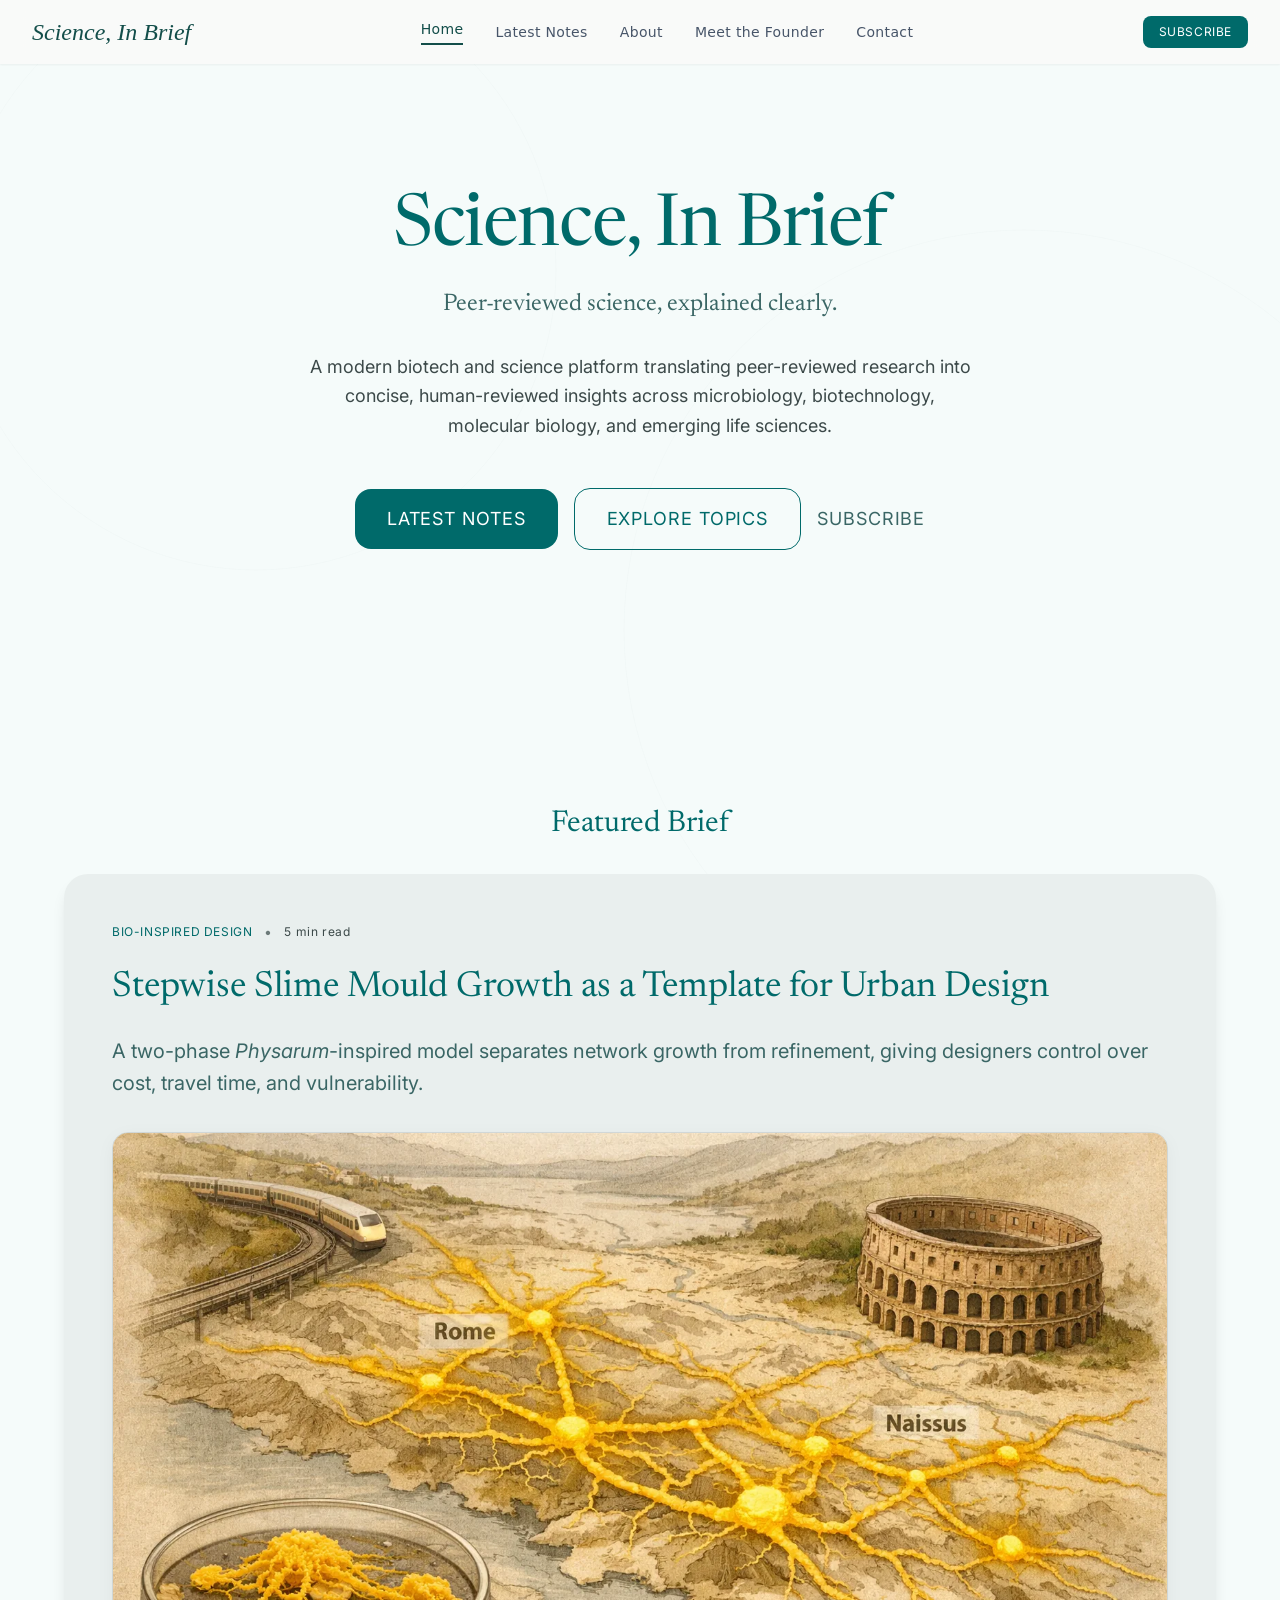
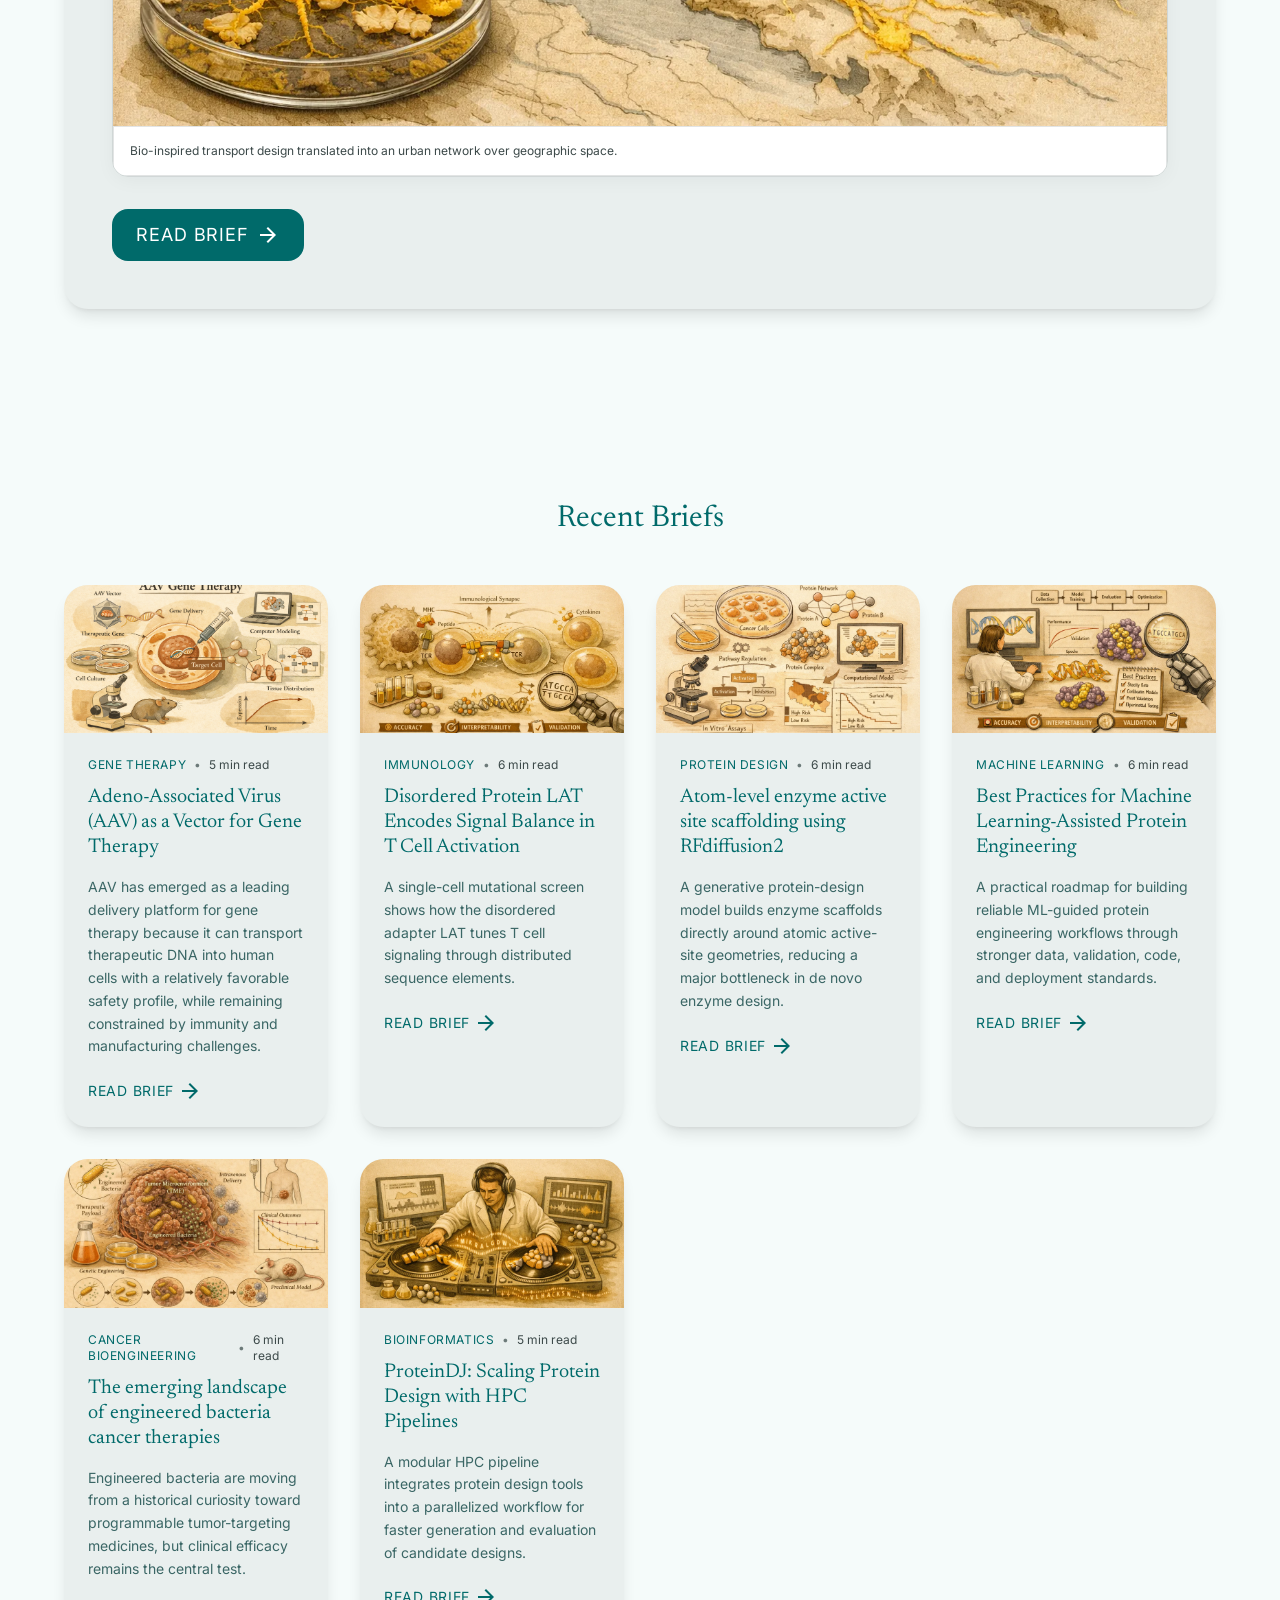
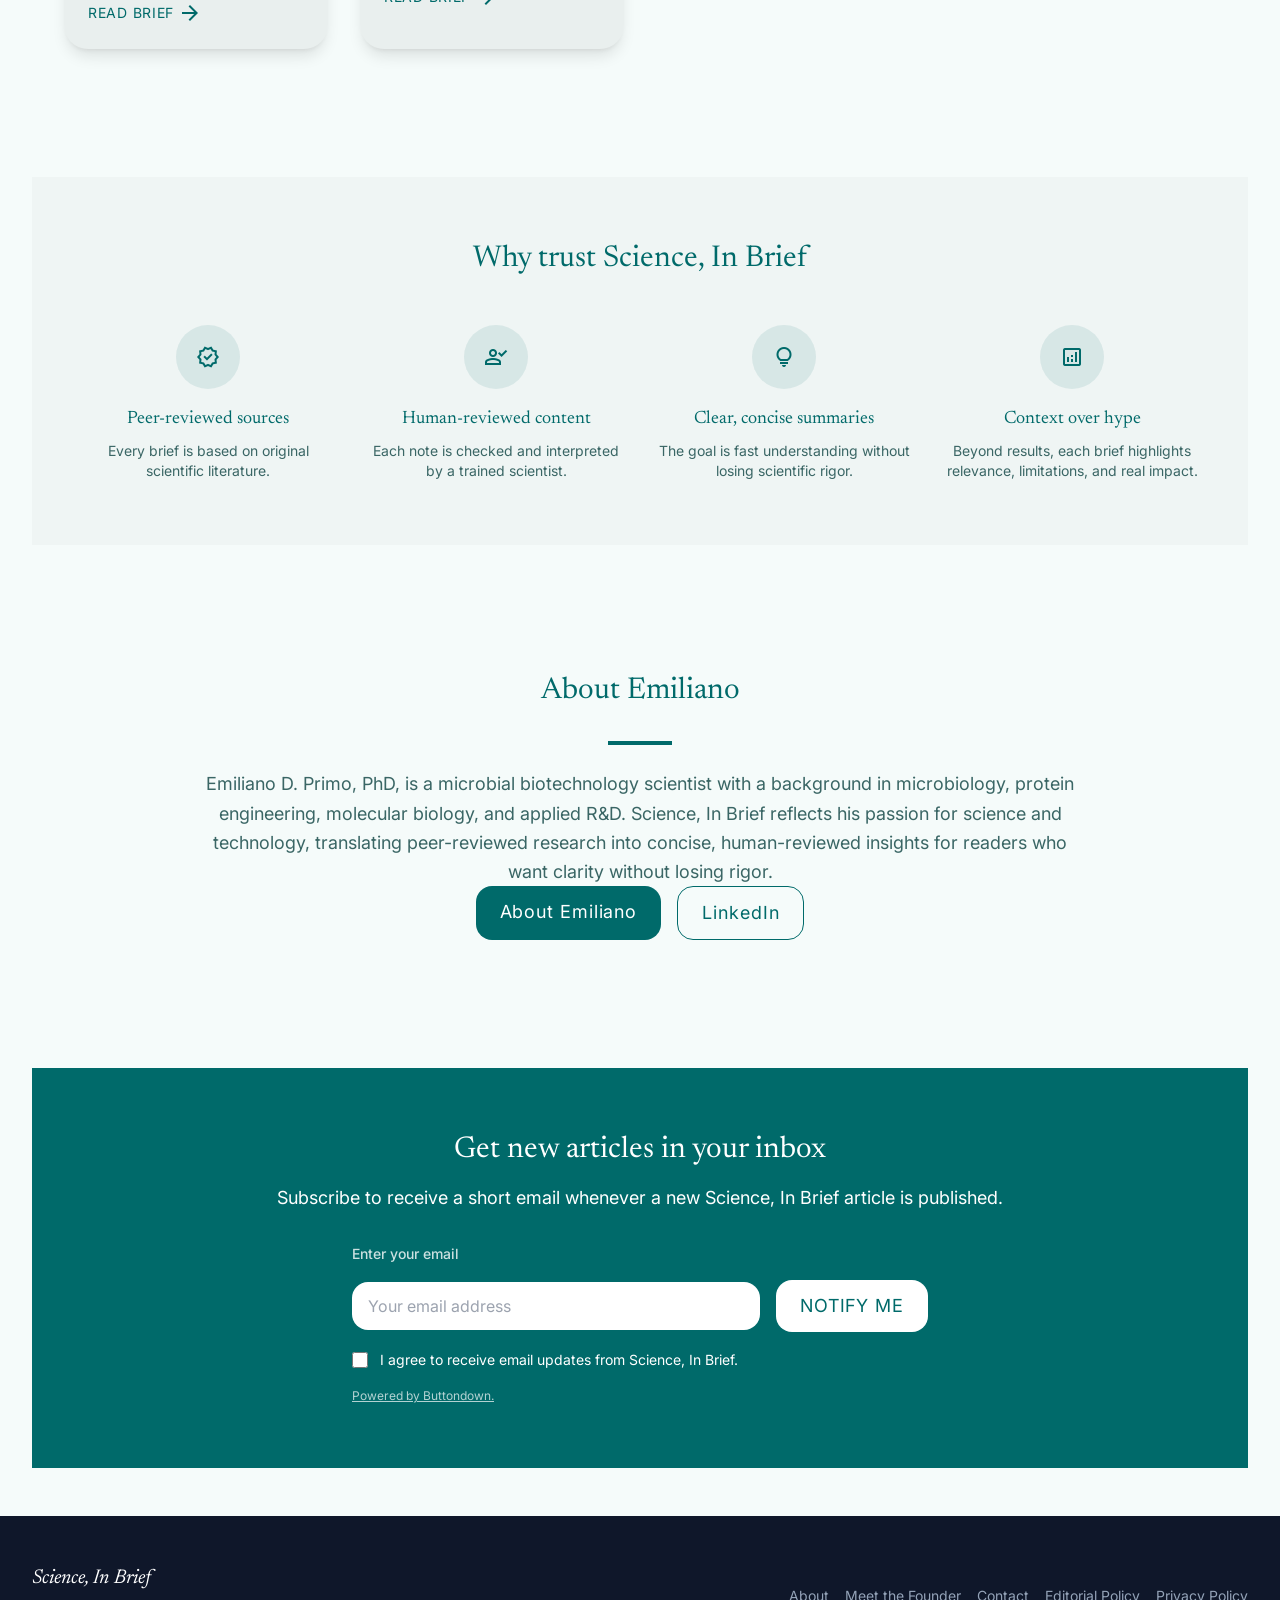
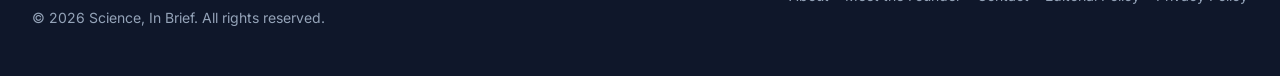
<file: index.html>
<!DOCTYPE html>

<html class="light" lang="en"><head>
<meta charset="utf-8"/>
<meta content="width=device-width, initial-scale=1.0" name="viewport"/>
<title>Science, In Brief - Peer-reviewed science, explained clearly.</title>
<meta name="description" content="Science, In Brief translates peer-reviewed life science research into concise, human-reviewed briefs."/>
<link rel="canonical" href="https://www.scienceinbrief.com/"/>
<meta property="og:site_name" content="Science, In Brief"/>
<meta property="og:type" content="website"/>
<meta property="og:title" content="Science, In Brief - Peer-reviewed science, explained clearly."/>
<meta property="og:description" content="Science, In Brief translates peer-reviewed life science research into concise, human-reviewed briefs."/>
<meta property="og:url" content="https://www.scienceinbrief.com/"/>
<meta property="og:image" content="https://www.scienceinbrief.com/Stepwise_slime.png"/>
<meta property="og:image:alt" content="Science, In Brief - Peer-reviewed science, explained clearly."/>
<meta name="twitter:card" content="summary_large_image"/>
<meta name="twitter:title" content="Science, In Brief - Peer-reviewed science, explained clearly."/>
<meta name="twitter:description" content="Science, In Brief translates peer-reviewed life science research into concise, human-reviewed briefs."/>
<meta name="twitter:image" content="https://www.scienceinbrief.com/Stepwise_slime.png"/>
<link href="site.css" rel="stylesheet"/>
<link href="https://fonts.googleapis.com/css2?family=Newsreader:ital,opsz,wght@0,6..72,200..800;1,6..72,200..800&amp;family=Inter:wght@300;400;500;600;700&amp;display=swap" rel="stylesheet"/>
<link href="https://fonts.googleapis.com/css2?family=Material+Symbols+Outlined:wght,FILL@100..700,0..1&amp;display=swap" rel="stylesheet"/>
<style>
        body { background-color: #adb5bd; } /* Neutral base from guidelines */
        .glass-panel { background: rgba(246, 250, 255, 0.95); backdrop-filter: blur(12px); }
        .gradient-bg { background: radial-gradient(circle at top right, rgba(0, 77, 77, 0.05), transparent 60%); }
        .ghost-border { border: 1px solid rgba(111, 121, 120, 0.2); }
        .ambient-shadow { box-shadow: 0 4px 20px -2px rgba(10, 25, 47, 0.05); }
    </style>
</head>
<body class="font-body text-on-surface antialiased bg-background relative min-h-screen flex flex-col">
<!-- Ambient Texture Layer -->
<div aria-hidden="true" class="fixed inset-0 pointer-events-none opacity-[0.03] z-0 overflow-hidden">
<svg class="absolute w-full h-full" xmlns="http://www.w3.org/2000/svg">
<circle cx="20%" cy="30%" fill="none" r="300" stroke="#004d4d" stroke-width="0.5"></circle>
<circle cx="80%" cy="70%" fill="none" r="400" stroke="#004d4d" stroke-width="0.5"></circle>
</svg>
</div>
<!-- TopNavBar -->
<header class="sticky top-0 w-full z-50 bg-stone-50/90 dark:bg-slate-950/90 backdrop-blur-md shadow-sm dark:shadow-none bg-slate-200/50 dark:bg-slate-800/50">
<div class="flex justify-between items-center w-full px-8 py-4 max-w-screen-2xl mx-auto">
<div class="text-2xl font-serif italic font-medium text-teal-900 dark:text-teal-500 font-headline">Science, In Brief</div>
<nav class="hidden md:flex gap-8 items-center">
<a class="text-teal-900 dark:text-teal-300 border-b-2 border-teal-900 dark:border-teal-300 pb-1 font-sans tracking-wide text-sm hover:text-teal-700 dark:hover:text-teal-200 transition-all duration-300 scale-100 active:scale-95 transition-transform" href="index.html">Home</a>
<a class="text-slate-600 dark:text-slate-400 font-sans tracking-wide text-sm hover:text-teal-700 dark:hover:text-teal-200 transition-all duration-300 scale-100 active:scale-95 transition-transform" href="latest.html">Latest Notes</a>
<a class="text-slate-600 dark:text-slate-400 font-sans tracking-wide text-sm hover:text-teal-700 dark:hover:text-teal-200 transition-all duration-300 scale-100 active:scale-95 transition-transform" href="about.html">About</a>
<a class="text-slate-600 dark:text-slate-400 font-sans tracking-wide text-sm hover:text-teal-700 dark:hover:text-teal-200 transition-all duration-300 scale-100 active:scale-95 transition-transform" href="editor.html">Meet the Founder</a>
<a class="text-slate-600 dark:text-slate-400 font-sans tracking-wide text-sm hover:text-teal-700 dark:hover:text-teal-200 transition-all duration-300 scale-100 active:scale-95 transition-transform cursor-pointer" onclick="openContactModal()">Contact</a>
</nav>
<div class="flex items-center gap-4">
<a href="#newsletter" class="bg-primary text-on-primary rounded font-label uppercase tracking-[0.05em] text-xs px-4 py-2 scale-100 active:scale-95 transition-transform inline-flex items-center justify-center">Subscribe</a>
</div>
</div>
</header>
<!-- Main Content -->
<main class="flex-grow relative z-10 w-full max-w-screen-2xl mx-auto px-4 sm:px-8 py-12 space-y-16">
<!-- Hero Section -->
<section class="text-center py-20">
<div class="max-w-4xl mx-auto">
<h1 class="font-headline text-6xl md:text-7xl text-primary leading-tight tracking-[-0.02em] mb-6">Science, In Brief</h1>
<p class="font-headline text-2xl text-secondary mb-8">Peer-reviewed science, explained clearly.</p>
<p class="font-body text-lg text-on-surface-variant leading-relaxed mb-12 max-w-2xl mx-auto">
A modern biotech and science platform translating peer-reviewed research into concise, human-reviewed insights across microbiology, biotechnology, molecular biology, and emerging life sciences.
</p>
<div class="flex flex-col sm:flex-row gap-4 justify-center items-center mb-12">
<a href="latest.html" class="bg-primary text-on-primary px-8 py-4 rounded-lg font-label text-lg uppercase tracking-wider hover:bg-primary-container transition-colors">Latest Notes</a>
<a href="about.html#topics" class="border border-primary text-primary px-8 py-4 rounded-lg font-label text-lg uppercase tracking-wider hover:bg-surface-container transition-colors">Explore Topics</a>
<a href="#newsletter" class="text-secondary hover:text-primary transition-colors font-label text-lg uppercase tracking-wider">Subscribe</a>
</div>
</div>
</section>

<!-- Featured Note -->
<section id="latest" class="scroll-mt-28 py-16">
<div class="max-w-6xl mx-auto">
<h2 class="font-headline text-3xl text-primary mb-8 text-center">Featured Brief</h2>
<div class="bg-surface-container rounded-xl p-8 md:p-12 shadow-lg">
<div class="flex items-center gap-3 mb-6">
<span class="font-label text-xs tracking-[0.05em] text-primary uppercase">Bio-inspired Design</span>
<span class="text-outline text-sm">•</span>
<span class="font-label text-xs tracking-[0.05em] text-on-surface-variant">5 min read</span>
</div>
<h3 class="font-headline text-4xl text-primary leading-tight mb-6">Stepwise Slime Mould Growth as a Template for Urban Design</h3>
<p class="font-body text-xl text-secondary leading-relaxed mb-8">
A two-phase <em>Physarum</em>-inspired model separates network growth from refinement, giving designers control over cost, travel time, and vulnerability.
</p>
<figure class="mb-8 w-full overflow-hidden rounded-lg ghost-border ambient-shadow">
<img alt="Illustrated slime mould network spreading across a geographic map" class="w-full h-auto object-cover aspect-video" src="Stepwise_slime.webp"/>
<figcaption class="font-label text-xs text-on-surface-variant p-4 bg-surface-container-lowest ghost-border border-t border-b-0 border-l-0 border-r-0">Bio-inspired transport design translated into an urban network over geographic space.</figcaption>
</figure>
<a href="stepwise-slime.html" class="bg-primary text-on-primary px-6 py-3 rounded-lg font-label text-lg uppercase tracking-wider hover:bg-primary-container transition-colors inline-flex items-center gap-2">
Read Brief
<span class="material-symbols-outlined text-sm">arrow_forward</span>
</a>
</div>
</div>
</section>

<!-- Recent Briefs -->
<section class="py-16">
<div class="max-w-6xl mx-auto">
<h2 class="font-headline text-3xl text-primary mb-12 text-center">Recent Briefs</h2>
<div id="recent-briefs-grid" class="grid grid-cols-1 md:grid-cols-2 xl:grid-cols-4 gap-8">
</div>
</div>
</section>

<!-- Why Trust This Platform -->
<section class="py-16 bg-surface-container-low">
<div class="max-w-6xl mx-auto px-4">
<h2 class="font-headline text-3xl text-primary mb-12 text-center">Why trust Science, In Brief</h2>
<div class="grid grid-cols-1 md:grid-cols-2 lg:grid-cols-4 gap-8">
<div class="text-center">
<div class="w-16 h-16 bg-primary/10 rounded-full flex items-center justify-center mx-auto mb-4">
<span class="material-symbols-outlined text-primary text-2xl">verified</span>
</div>
<h3 class="font-headline text-lg text-primary mb-2">Peer-reviewed sources</h3>
<p class="font-body text-sm text-secondary">Every brief is based on original scientific literature.</p>
</div>
<div class="text-center">
<div class="w-16 h-16 bg-primary/10 rounded-full flex items-center justify-center mx-auto mb-4">
<span class="material-symbols-outlined text-primary text-2xl">person_check</span>
</div>
<h3 class="font-headline text-lg text-primary mb-2">Human-reviewed content</h3>
<p class="font-body text-sm text-secondary">Each note is checked and interpreted by a trained scientist.</p>
</div>
<div class="text-center">
<div class="w-16 h-16 bg-primary/10 rounded-full flex items-center justify-center mx-auto mb-4">
<span class="material-symbols-outlined text-primary text-2xl">lightbulb</span>
</div>
<h3 class="font-headline text-lg text-primary mb-2">Clear, concise summaries</h3>
<p class="font-body text-sm text-secondary">The goal is fast understanding without losing scientific rigor.</p>
</div>
<div class="text-center">
<div class="w-16 h-16 bg-primary/10 rounded-full flex items-center justify-center mx-auto mb-4">
<span class="material-symbols-outlined text-primary text-2xl">analytics</span>
</div>
<h3 class="font-headline text-lg text-primary mb-2">Context over hype</h3>
<p class="font-body text-sm text-secondary">Beyond results, each brief highlights relevance, limitations, and real impact.</p>
</div>
</div>
</div>
</section>

<!-- About Emiliano -->
<section class="py-16">
<div class="max-w-4xl mx-auto text-center">
<h2 class="font-headline text-3xl text-primary mb-8">About Emiliano</h2>
<div class="text-center">
<div class="w-16 h-1 bg-primary mx-auto mb-6"></div>
<p class="font-body text-lg text-secondary leading-relaxed">
Emiliano D. Primo, PhD, is a microbial biotechnology scientist with a background in microbiology, protein engineering, molecular biology, and applied R&D. Science, In Brief reflects his passion for science and technology, translating peer-reviewed research into concise, human-reviewed insights for readers who want clarity without losing rigor.
</p>
</div>
</div>
<div class="flex gap-4 justify-center">
<a href="editor.html" class="bg-primary text-on-primary px-6 py-3 rounded-lg font-label text-lg tracking-wider hover:bg-primary-container transition-colors">About Emiliano</a>
<a href="https://www.linkedin.com/in/emiliano-primo" target="_blank" rel="noopener noreferrer" class="border border-primary text-primary px-6 py-3 rounded-lg font-label text-lg tracking-wider hover:bg-surface-container transition-colors">LinkedIn</a>
</div>
</div>
</section>

<!-- Newsletter Section -->
<section id="newsletter" class="subscribe-section py-16 bg-primary text-on-primary">
<div class="max-w-4xl mx-auto text-center px-4">
<h2 class="font-headline text-3xl mb-4">Get new articles in your inbox</h2>
<p class="subscribe-message font-body text-lg mb-8">Subscribe to receive a short email whenever a new Science, In Brief article is published.</p>
<form action="https://buttondown.com/api/emails/embed-subscribe/Scienceinbrief" method="post" target="_blank" rel="noopener noreferrer" class="embeddable-buttondown-form subscribe-form space-y-4 max-w-xl mx-auto text-left">
<label for="bd-email" class="block text-sm font-medium text-on-primary/80">Enter your email</label>
<div class="flex flex-col sm:flex-row sm:items-center gap-4">
<input type="email" name="email" id="bd-email" placeholder="Your email address" required class="flex-1 min-w-0 px-4 py-3 rounded-lg text-on-surface bg-surface-container-lowest focus:outline-none focus:ring-2 focus:ring-on-primary/40" />
<button type="submit" class="bg-on-primary text-primary px-6 py-3 rounded-lg font-label text-lg uppercase tracking-wider hover:bg-surface-container transition-colors">Notify me</button>
</div>
<label class="subscribe-consent flex items-start gap-3 text-sm leading-6 text-on-primary">
<input type="checkbox" required class="mt-1 h-4 w-4 rounded border-slate-200 bg-slate-50 text-primary focus:ring-primary" />
<span>I agree to receive email updates from Science, In Brief.</span>
</label>
<p class="text-xs text-on-primary/70">
<a href="https://buttondown.com/refer/Scienceinbrief" target="_blank" rel="noopener noreferrer" class="underline">Powered by Buttondown.</a>
</p>
</form>
</div>
</section>
</main>

<!-- Contact Modal -->
<div id="contact-modal" class="hidden fixed inset-0 z-50 flex items-center justify-center bg-black/50 backdrop-blur-sm">
<div class="bg-white rounded-2xl p-8 max-w-md w-full mx-4 shadow-2xl">
<div class="flex justify-between items-center mb-6">
<h2 class="font-headline text-2xl text-primary">Get in Touch</h2>
<button type="button" onclick="closeContactModal()" class="text-slate-400 hover:text-slate-600 text-2xl">✕</button>
</div>
<form id="contact-form" class="space-y-4">
<div>
<label class="font-label text-sm text-slate-700 block mb-2">Name</label>
<input type="text" name="name" placeholder="Your name" required class="w-full px-4 py-2 border border-slate-300 rounded-lg focus:outline-none focus:border-primary focus:ring-2 focus:ring-primary/10"/>
</div>
<div>
<label class="font-label text-sm text-slate-700 block mb-2">Email</label>
<input type="email" name="email" placeholder="your@email.com" required class="w-full px-4 py-2 border border-slate-300 rounded-lg focus:outline-none focus:border-primary focus:ring-2 focus:ring-primary/10"/>
</div>
<div>
<label class="font-label text-sm text-slate-700 block mb-2">Message</label>
<textarea name="message" placeholder="Your message..." rows="4" required class="w-full px-4 py-2 border border-slate-300 rounded-lg focus:outline-none focus:border-primary focus:ring-2 focus:ring-primary/10 resize-none"></textarea>
</div>
<button type="submit" class="w-full bg-primary text-on-primary px-6 py-3 rounded-lg font-label uppercase tracking-wider hover:bg-primary-container transition-colors">Send Message</button>
</form>
<p class="text-xs text-slate-500 mt-4 text-center">Your message will be sent to contact@scienceinbrief.com</p>
</div>
</div>

<!-- Footer -->
<footer id="contact" class="w-full py-12 px-8 bg-slate-900 text-white">
<div class="max-w-7xl mx-auto grid grid-cols-1 md:grid-cols-2 gap-8 items-center">
<div>
<div class="font-headline text-xl italic text-white mb-4">Science, In Brief</div>
<p class="font-body text-sm text-slate-400">
© 2026 Science, In Brief. All rights reserved.
</p>
</div>
<nav class="flex flex-wrap gap-4 md:justify-end">
<a class="font-body text-sm text-slate-400 hover:text-teal-400 hover:underline transition-all" href="about.html">About</a>
<a class="font-body text-sm text-slate-400 hover:text-teal-400 hover:underline transition-all" href="editor.html">Meet the Founder</a>
<a class="font-body text-sm text-slate-400 hover:text-teal-400 hover:underline transition-all cursor-pointer" onclick="openContactModal()">Contact</a>
<a class="font-body text-sm text-slate-400 hover:text-teal-400 hover:underline transition-all" href="editorial-policy.html">Editorial Policy</a>
<a class="font-body text-sm text-slate-400 hover:text-teal-400 hover:underline transition-all" href="privacy-policy.html">Privacy Policy</a>
</nav>
</div>
</footer>
<script src="briefs-data.js"></script>
<script>
renderRecentBriefs("recent-briefs-grid", 6);

// Contact form functions
function openContactModal() {
  document.getElementById('contact-modal').classList.remove('hidden');
}

function closeContactModal() {
  document.getElementById('contact-modal').classList.add('hidden');
  document.getElementById('contact-form').reset();
}

// Close modal on outside click
document.getElementById('contact-modal').addEventListener('click', function(e) {
  if (e.target === this) {
    closeContactModal();
  }
});

// Handle form submission
document.getElementById('contact-form').addEventListener('submit', async function(e) {
  e.preventDefault();
  
  const formData = new FormData(this);
  const name = formData.get('name');
  const email = formData.get('email');
  const message = formData.get('message');
  
  // Create mailto link with pre-filled message
  const mailtoLink = `mailto:contact@scienceinbrief.com?subject=Contact from ${encodeURIComponent(name)}&body=${encodeURIComponent(`Name: ${name}\nEmail: ${email}\n\nMessage:\n${message}`)}`;
  
  // Open email client
  window.location.href = mailtoLink;
  
  // Reset form and close modal after 1 second
  setTimeout(() => {
    closeContactModal();
  }, 1000);
});
</script>
<script src="mobile-nav.js"></script>
</body></html>
</file>
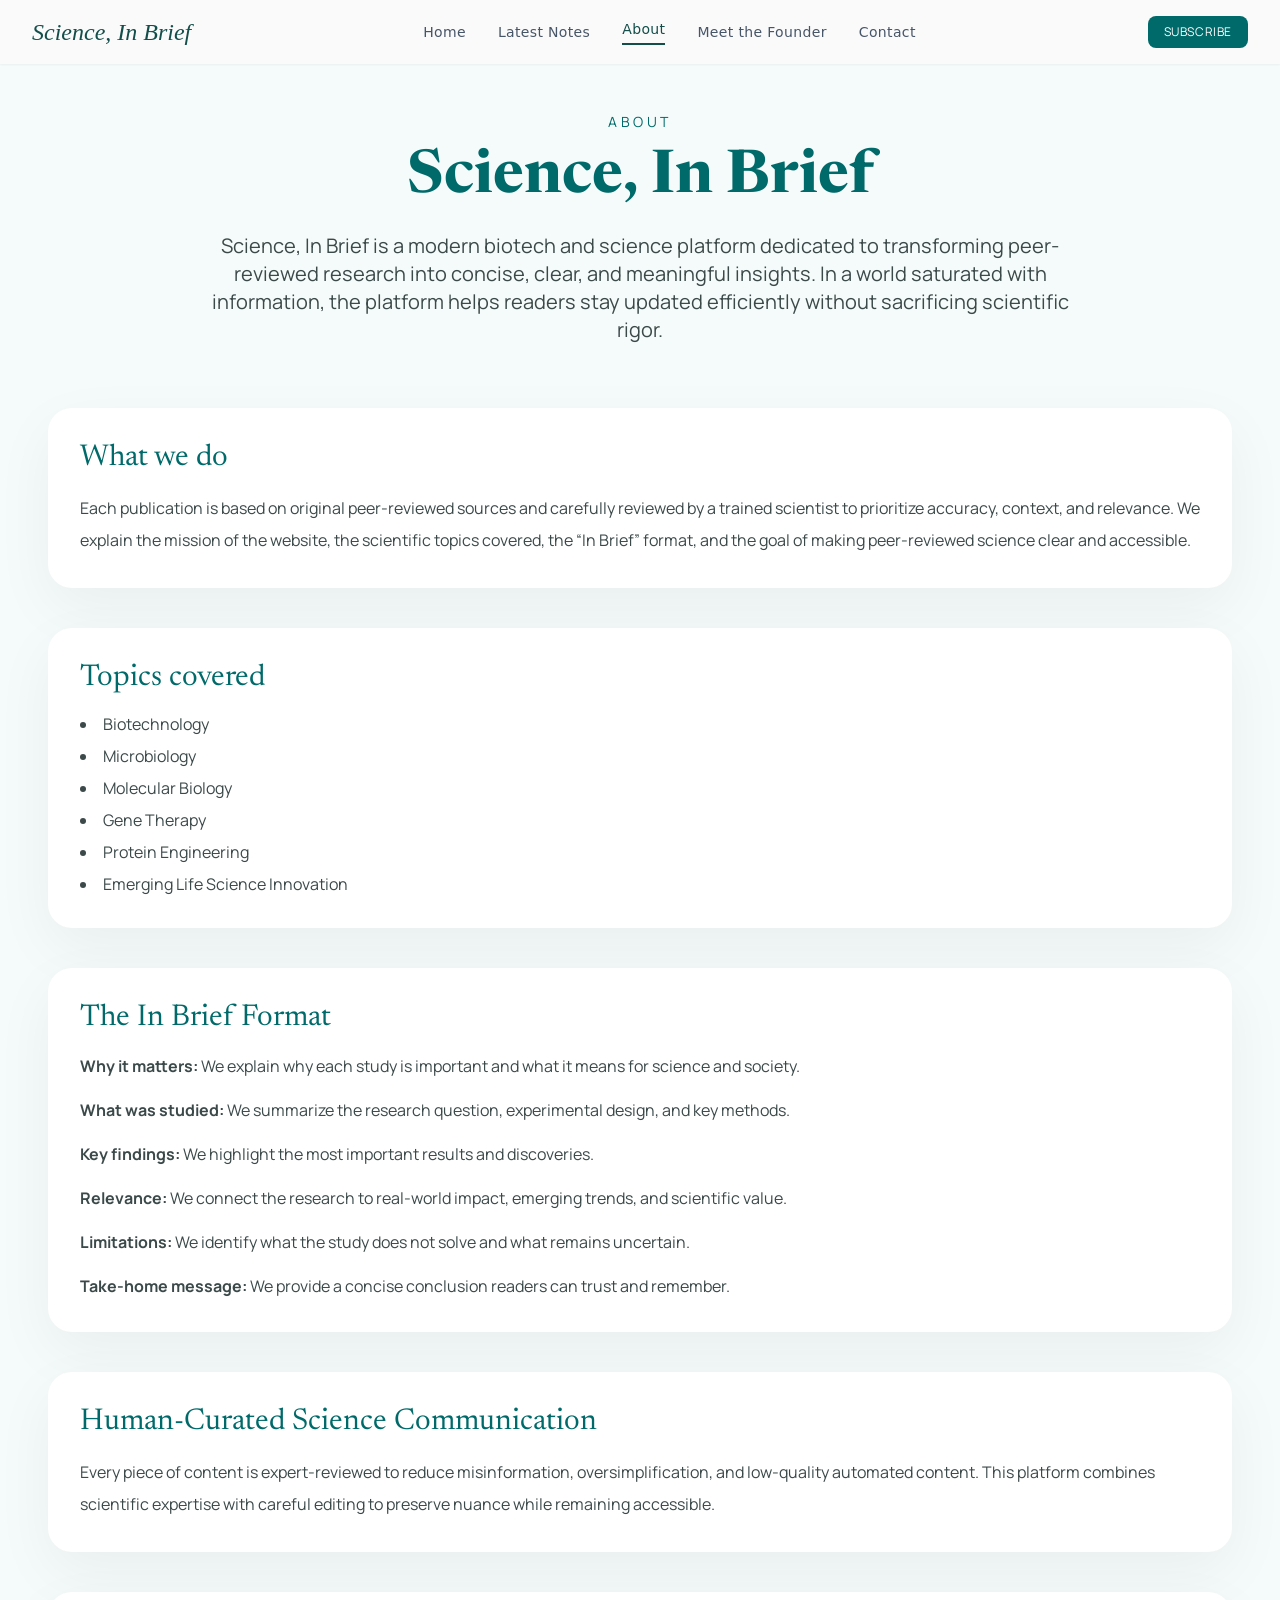
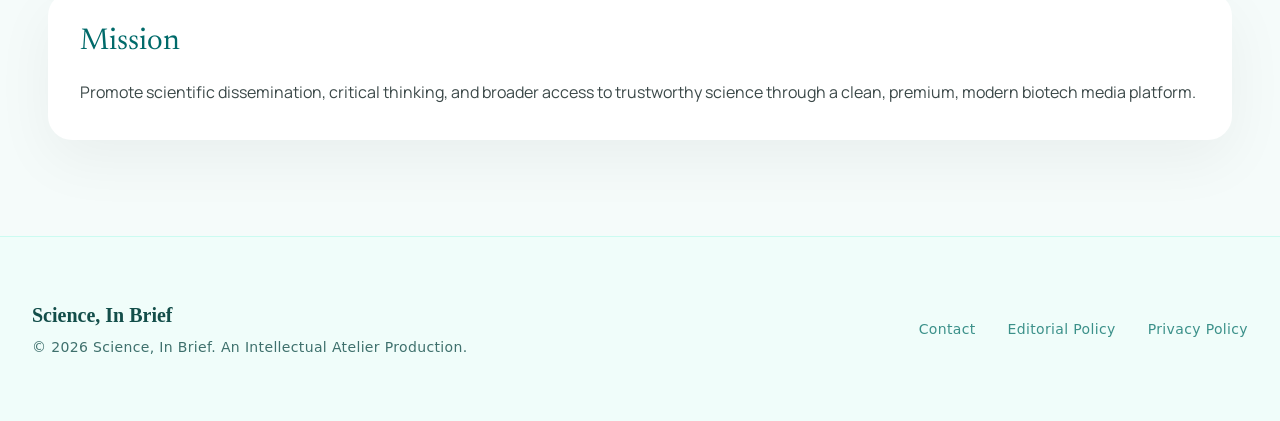
<file: about.html>
<!DOCTYPE html>
<html class="light" lang="en"><head>
<meta charset="utf-8"/>
<meta content="width=device-width, initial-scale=1.0" name="viewport"/>
<title>About | Science, In Brief</title>
<meta name="description" content="About Science, In Brief: concise, human-reviewed explanations of peer-reviewed life science research."/>
<link rel="canonical" href="https://www.scienceinbrief.com/about.html"/>
<meta property="og:site_name" content="Science, In Brief"/>
<meta property="og:type" content="website"/>
<meta property="og:title" content="About | Science, In Brief"/>
<meta property="og:description" content="About Science, In Brief: concise, human-reviewed explanations of peer-reviewed life science research."/>
<meta property="og:url" content="https://www.scienceinbrief.com/about.html"/>
<meta property="og:image" content="https://www.scienceinbrief.com/dna-helix-illustration.png"/>
<meta property="og:image:alt" content="About | Science, In Brief"/>
<meta name="twitter:card" content="summary_large_image"/>
<meta name="twitter:title" content="About | Science, In Brief"/>
<meta name="twitter:description" content="About Science, In Brief: concise, human-reviewed explanations of peer-reviewed life science research."/>
<meta name="twitter:image" content="https://www.scienceinbrief.com/dna-helix-illustration.png"/>
<link href="site.css" rel="stylesheet"/>
<link href="https://fonts.googleapis.com" rel="preconnect"/>
<link crossorigin="" href="https://fonts.gstatic.com" rel="preconnect"/>
<link href="https://fonts.googleapis.com/css2?family=Manrope:wght@400;500;600;700&amp;family=Newsreader:ital,opsz,wght@0,6..72,400;0,6..72,500;0,6..72,600;0,6..72,700;1,6..72,400;1,6..72,500;1,6..72,600;1,6..72,700&amp;display=swap" rel="stylesheet"/>
<link href="https://fonts.googleapis.com/css2?family=Material+Symbols+Outlined:wght,FILL@100..700,0..1&amp;display=swap" rel="stylesheet"/>
<style>
        .material-symbols-outlined {
            font-variation-settings: 'FILL' 0, 'wght' 400, 'GRAD' 0, 'opsz' 24;
        }
    </style>
</head>
<body class="bg-surface text-on-surface font-body antialiased min-h-screen flex flex-col">
<header class="sticky top-0 w-full z-50 bg-stone-50/90 dark:bg-slate-950/90 backdrop-blur-md shadow-sm dark:shadow-none bg-slate-200/50 dark:bg-slate-800/50">
<div class="flex justify-between items-center w-full px-8 py-4 max-w-screen-2xl mx-auto">
<a href="index.html" class="text-2xl font-serif italic font-medium text-teal-900 dark:text-teal-500 font-headline">Science, In Brief</a>
<nav class="hidden md:flex gap-8 items-center">
<a class="text-slate-600 dark:text-slate-400 font-sans tracking-wide text-sm hover:text-teal-700 dark:hover:text-teal-200 transition-all duration-300 scale-100 active:scale-95 transition-transform" href="index.html">Home</a>
<a class="text-slate-600 dark:text-slate-400 font-sans tracking-wide text-sm hover:text-teal-700 dark:hover:text-teal-200 transition-all duration-300 scale-100 active:scale-95 transition-transform" href="latest.html">Latest Notes</a>
<a class="text-teal-900 dark:text-teal-300 border-b-2 border-teal-900 dark:border-teal-300 pb-1 font-sans tracking-wide text-sm hover:text-teal-700 dark:hover:text-teal-200 transition-all duration-300 scale-100 active:scale-95 transition-transform" href="about.html">About</a>
<a class="text-slate-600 dark:text-slate-400 font-sans tracking-wide text-sm hover:text-teal-700 dark:hover:text-teal-200 transition-all duration-300 scale-100 active:scale-95 transition-transform" href="editor.html">Meet the Founder</a>
<a class="text-slate-600 dark:text-slate-400 font-sans tracking-wide text-sm hover:text-teal-700 dark:hover:text-teal-200 transition-all duration-300 scale-100 active:scale-95 transition-transform" href="#contact">Contact</a>
</nav>
<div class="flex items-center gap-4">
<a href="index.html#newsletter" class="bg-primary text-on-primary rounded font-label uppercase tracking-[0.05em] text-xs px-4 py-2 scale-100 active:scale-95 transition-transform inline-flex items-center justify-center">Subscribe</a>
</div>
</div>
</header>
<main class="flex-grow pt-12 pb-24 px-6 md:px-12 max-w-7xl mx-auto w-full">
<section class="max-w-4xl mx-auto text-center mb-16">
<p class="text-sm font-label uppercase tracking-[0.25em] text-primary mb-4">About</p>
<h1 class="font-headline text-5xl md:text-6xl font-bold text-primary mb-6">Science, In Brief</h1>
<p class="text-lg md:text-xl text-on-surface-variant leading-relaxed">Science, In Brief is a modern biotech and science platform dedicated to transforming peer-reviewed research into concise, clear, and meaningful insights. In a world saturated with information, the platform helps readers stay updated efficiently without sacrificing scientific rigor.</p>
</section>
<section class="grid gap-10">
<div class="bg-surface-container-lowest p-8 rounded-3xl shadow-[0_20px_60px_rgba(0,0,0,0.05)]">
<h2 class="font-headline text-3xl text-primary mb-4">What we do</h2>
<p class="text-base leading-8 text-on-surface-variant">Each publication is based on original peer-reviewed sources and carefully reviewed by a trained scientist to prioritize accuracy, context, and relevance. We explain the mission of the website, the scientific topics covered, the “In Brief” format, and the goal of making peer-reviewed science clear and accessible.</p>
</div>
<div id="topics" class="bg-surface-container-lowest p-8 rounded-3xl shadow-[0_20px_60px_rgba(0,0,0,0.05)]">
<h2 class="font-headline text-3xl text-primary mb-4">Topics covered</h2>
<ul class="grid gap-2 text-on-surface-variant text-base list-disc list-inside">
<li>Biotechnology</li>
<li>Microbiology</li>
<li>Molecular Biology</li>
<li>Gene Therapy</li>
<li>Protein Engineering</li>
<li>Emerging Life Science Innovation</li>
</ul>
</div>
<div class="bg-surface-container-lowest p-8 rounded-3xl shadow-[0_20px_60px_rgba(0,0,0,0.05)]">
<h2 class="font-headline text-3xl text-primary mb-4">The In Brief Format</h2>
<ul class="space-y-4 text-on-surface-variant text-base leading-7">
<li><strong>Why it matters:</strong> We explain why each study is important and what it means for science and society.</li>
<li><strong>What was studied:</strong> We summarize the research question, experimental design, and key methods.</li>
<li><strong>Key findings:</strong> We highlight the most important results and discoveries.</li>
<li><strong>Relevance:</strong> We connect the research to real-world impact, emerging trends, and scientific value.</li>
<li><strong>Limitations:</strong> We identify what the study does not solve and what remains uncertain.</li>
<li><strong>Take-home message:</strong> We provide a concise conclusion readers can trust and remember.</li>
</ul>
</div>
<div class="bg-surface-container-lowest p-8 rounded-3xl shadow-[0_20px_60px_rgba(0,0,0,0.05)]">
<h2 class="font-headline text-3xl text-primary mb-4">Human-Curated Science Communication</h2>
<p class="text-base leading-8 text-on-surface-variant">Every piece of content is expert-reviewed to reduce misinformation, oversimplification, and low-quality automated content. This platform combines scientific expertise with careful editing to preserve nuance while remaining accessible.</p>
</div>
<div class="bg-surface-container-lowest p-8 rounded-3xl shadow-[0_20px_60px_rgba(0,0,0,0.05)]">
<h2 class="font-headline text-3xl text-primary mb-4">Mission</h2>
<p class="text-base leading-8 text-on-surface-variant">Promote scientific dissemination, critical thinking, and broader access to trustworthy science through a clean, premium, modern biotech media platform.</p>
</div>
</section>
</main>
<footer id="contact" class="w-full py-16 border-t border-teal-100 dark:border-teal-900 bg-teal-50 dark:bg-teal-950 mt-auto">
<div class="flex flex-col md:flex-row justify-between items-center max-w-7xl mx-auto px-8 gap-8">
<div class="flex flex-col items-center md:items-start">
<span class="font-serif font-bold text-teal-900 dark:text-teal-50 text-xl mb-2">Science, In Brief</span>
<span class="font-sans text-sm tracking-wide text-teal-900 dark:text-teal-50 opacity-80">© 2026 Science, In Brief. An Intellectual Atelier Production.</span>
</div>
<div class="flex flex-wrap justify-center md:justify-end gap-x-8 gap-y-4 font-sans text-sm tracking-wide">
<a class="text-teal-700 dark:text-teal-400 opacity-80 hover:underline decoration-teal-900 dark:decoration-teal-50 underline-offset-4 transition-all" href="#contact">Contact</a>
<a class="text-teal-700 dark:text-teal-400 opacity-80 hover:underline decoration-teal-900 dark:decoration-teal-50 underline-offset-4 transition-all" href="editorial-policy.html">Editorial Policy</a>
<a class="text-teal-700 dark:text-teal-400 opacity-80 hover:underline decoration-teal-900 dark:decoration-teal-50 underline-offset-4 transition-all" href="privacy-policy.html">Privacy Policy</a>
</div>
</div>
</footer>
<script src="mobile-nav.js"></script>
</body></html>
</file>
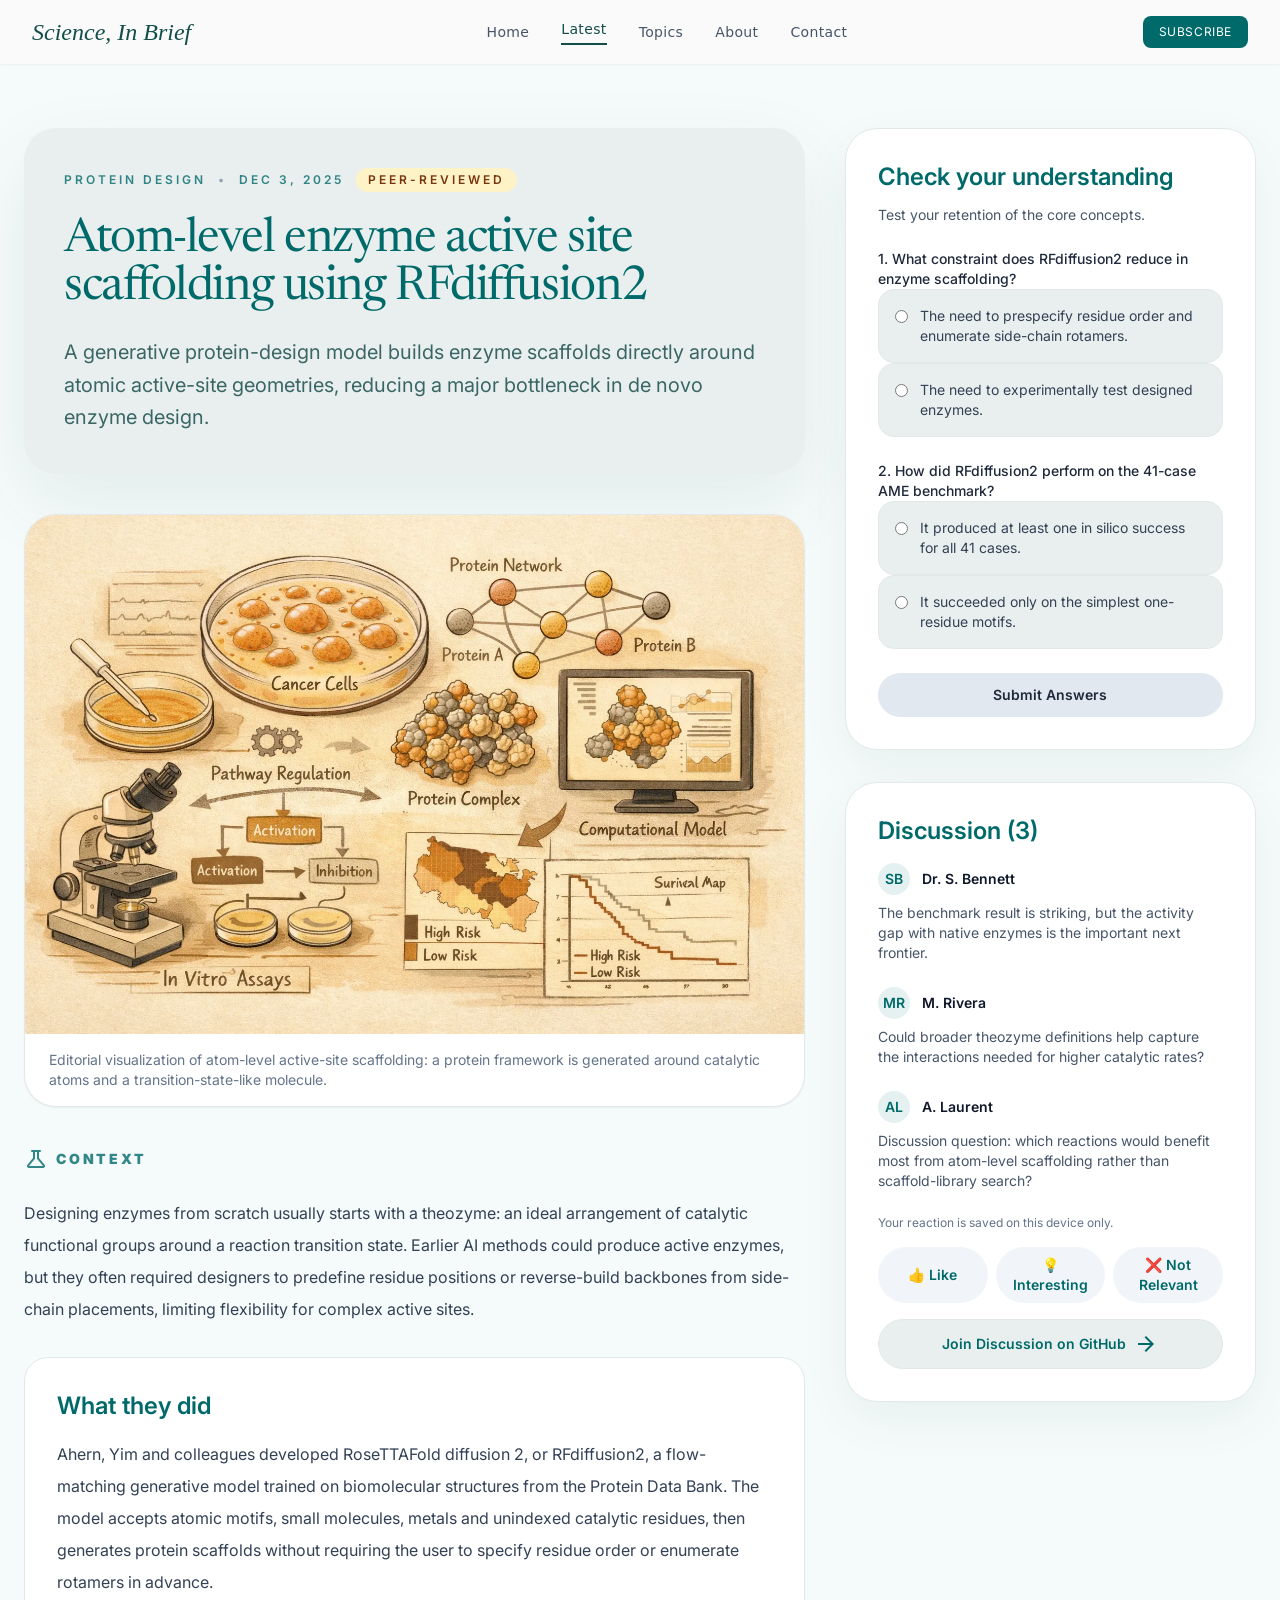
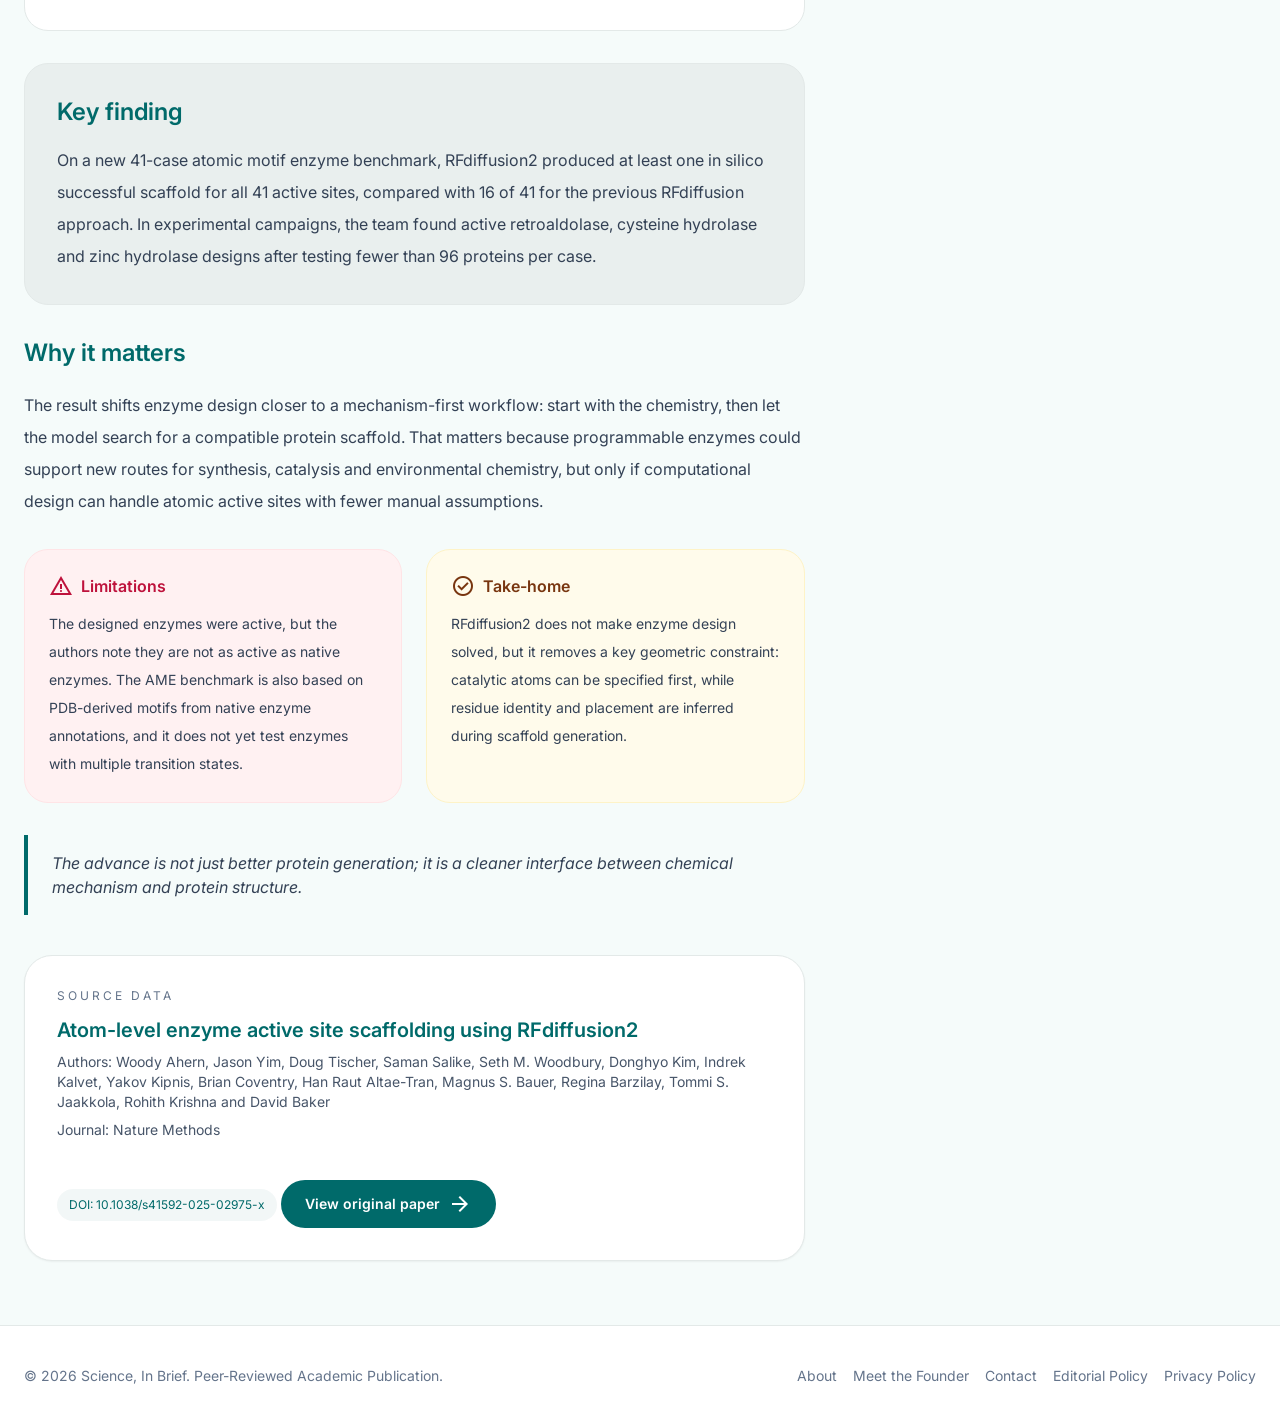
<file: atom-level-enzyme.html>
<!DOCTYPE html>
<html class="light" lang="en">
<head>
<meta charset="utf-8"/>
<meta name="viewport" content="width=device-width, initial-scale=1.0"/>
<title>Atom-level enzyme active site scaffolding using RFdiffusion2 | Science, In Brief</title>
<meta name="description" content="A concise brief on RFdiffusion2 and atom-level enzyme active site scaffolding for de novo enzyme design."/>
<link rel="canonical" href="https://www.scienceinbrief.com/atom-level-enzyme.html"/>
<meta property="og:site_name" content="Science, In Brief"/>
<meta property="og:type" content="article"/>
<meta property="og:title" content="Atom-level enzyme active site scaffolding using RFdiffusion2 | Science, In Brief"/>
<meta property="og:description" content="A concise brief on RFdiffusion2 and atom-level enzyme active site scaffolding for de novo enzyme design."/>
<meta property="og:url" content="https://www.scienceinbrief.com/atom-level-enzyme.html"/>
<meta property="og:image" content="https://www.scienceinbrief.com/atom-level-enzyme.png"/>
<meta property="og:image:alt" content="Atom-level enzyme active site scaffolding using RFdiffusion2 | Science, In Brief"/>
<meta name="twitter:card" content="summary_large_image"/>
<meta name="twitter:title" content="Atom-level enzyme active site scaffolding using RFdiffusion2 | Science, In Brief"/>
<meta name="twitter:description" content="A concise brief on RFdiffusion2 and atom-level enzyme active site scaffolding for de novo enzyme design."/>
<meta name="twitter:image" content="https://www.scienceinbrief.com/atom-level-enzyme.png"/>
<link href="site.css" rel="stylesheet"/>
<link href="https://fonts.googleapis.com/css2?family=Inter:wght@300;400;500;600;700&display=swap" rel="stylesheet"/>
<link href="https://fonts.googleapis.com/css2?family=Newsreader:ital,opsz,wght@0,6..72,400;0,6..72,500;0,6..72,600;0,6..72,700;1,6..72,400;1,6..72,500;1,6..72,600;1,6..72,700&display=swap" rel="stylesheet"/>
<link href="https://fonts.googleapis.com/css2?family=Material+Symbols+Outlined:wght,FILL@100..700,0..1&display=swap" rel="stylesheet"/>
<style>
.material-symbols-outlined { font-variation-settings: 'FILL' 0, 'wght' 400, 'GRAD' 0, 'opsz' 24; }
</style>
</head>
<body class="bg-surface text-on-surface font-body antialiased min-h-screen">
<header class="sticky top-0 w-full z-50 bg-stone-50/90 dark:bg-slate-950/90 backdrop-blur-md shadow-sm dark:shadow-none bg-slate-200/50 dark:bg-slate-800/50">
<div class="flex justify-between items-center w-full px-8 py-4 max-w-screen-2xl mx-auto">
<a href="index.html" class="text-2xl font-serif italic font-medium text-teal-900 dark:text-teal-500 font-headline">Science, In Brief</a>
<nav class="hidden md:flex gap-8 items-center">
<a class="text-slate-600 dark:text-slate-400 font-sans tracking-wide text-sm hover:text-teal-700 dark:hover:text-teal-200 transition-all duration-300 scale-100 active:scale-95 transition-transform" href="index.html">Home</a>
<a class="text-teal-900 dark:text-teal-300 border-b-2 border-teal-900 dark:border-teal-300 pb-1 font-sans tracking-wide text-sm hover:text-teal-700 dark:hover:text-teal-200 transition-all duration-300 scale-100 active:scale-95 transition-transform" href="latest.html">Latest</a>
<a class="text-slate-600 dark:text-slate-400 font-sans tracking-wide text-sm hover:text-teal-700 dark:hover:text-teal-200 transition-all duration-300 scale-100 active:scale-95 transition-transform" href="about.html#topics">Topics</a>
<a class="text-slate-600 dark:text-slate-400 font-sans tracking-wide text-sm hover:text-teal-700 dark:hover:text-teal-200 transition-all duration-300 scale-100 active:scale-95 transition-transform" href="about.html">About</a>
<a class="text-slate-600 dark:text-slate-400 font-sans tracking-wide text-sm hover:text-teal-700 dark:hover:text-teal-200 transition-all duration-300 scale-100 active:scale-95 transition-transform" href="#contact">Contact</a>
</nav>
<div class="flex items-center gap-4">
<a href="index.html#newsletter" class="bg-primary text-on-primary rounded font-label uppercase tracking-[0.05em] text-xs px-4 py-2 scale-100 active:scale-95 transition-transform inline-flex items-center justify-center">Subscribe</a>
</div>
</div>
</header>
<main class="mx-auto max-w-7xl px-6 py-10 lg:py-16">
<div class="grid gap-10 lg:grid-cols-[1.9fr_1fr] items-start">
<article class="space-y-10">
<div class="bg-surface-container p-10 rounded-[2rem] shadow-[0_30px_80px_rgba(0,77,77,0.08)]">
<div class="flex flex-wrap items-center gap-3 text-xs uppercase tracking-[0.25em] font-semibold text-primary/80 mb-6">
<span>Protein Design</span>
<span class="text-slate-400">•</span>
<span>Dec 3, 2025</span>
<span class="rounded-full bg-amber-100 px-3 py-1 text-amber-900">Peer-reviewed</span>
</div>
<h1 class="font-headline text-5xl tracking-[-0.03em] text-primary mb-6">Atom-level enzyme active site scaffolding using RFdiffusion2</h1>
<p class="max-w-3xl text-xl text-secondary leading-relaxed">A generative protein-design model builds enzyme scaffolds directly around atomic active-site geometries, reducing a major bottleneck in de novo enzyme design.</p>
</div>
<figure class="overflow-hidden rounded-[2rem] border border-surface-container-high bg-white shadow-sm">
<img src="atom-level-enzyme.webp" alt="Scientific illustration of a protein scaffold forming around an atom-level enzyme active site" class="w-full h-auto object-cover"/>
<figcaption class="px-6 py-4 text-sm text-slate-500">Editorial visualization of atom-level active-site scaffolding: a protein framework is generated around catalytic atoms and a transition-state-like molecule.</figcaption>
</figure>
<section class="space-y-8">
<div class="space-y-5">
<div class="inline-flex items-center gap-2 text-sm font-semibold uppercase tracking-[0.2em] text-primary/80">
<span class="material-symbols-outlined text-base">science</span>
<strong>Context</strong>
</div>
<p class="text-base leading-8 text-slate-700">Designing enzymes from scratch usually starts with a theozyme: an ideal arrangement of catalytic functional groups around a reaction transition state. Earlier AI methods could produce active enzymes, but they often required designers to predefine residue positions or reverse-build backbones from side-chain placements, limiting flexibility for complex active sites.</p>
</div>
<div class="rounded-[1.5rem] border border-surface-container-high bg-white p-8">
<h2 class="text-2xl font-semibold text-primary mb-4">What they did</h2>
<p class="text-base leading-8 text-slate-700">Ahern, Yim and colleagues developed RoseTTAFold diffusion 2, or RFdiffusion2, a flow-matching generative model trained on biomolecular structures from the Protein Data Bank. The model accepts atomic motifs, small molecules, metals and unindexed catalytic residues, then generates protein scaffolds without requiring the user to specify residue order or enumerate rotamers in advance.</p>
</div>
<div class="rounded-[1.5rem] border border-surface-container-high bg-surface-container p-8">
<h2 class="text-2xl font-semibold text-primary mb-4">Key finding</h2>
<p class="text-base leading-8 text-slate-700">On a new 41-case atomic motif enzyme benchmark, RFdiffusion2 produced at least one in silico successful scaffold for all 41 active sites, compared with 16 of 41 for the previous RFdiffusion approach. In experimental campaigns, the team found active retroaldolase, cysteine hydrolase and zinc hydrolase designs after testing fewer than 96 proteins per case.</p>
</div>
<div class="space-y-5">
<h2 class="text-2xl font-semibold text-primary">Why it matters</h2>
<p class="text-base leading-8 text-slate-700">The result shifts enzyme design closer to a mechanism-first workflow: start with the chemistry, then let the model search for a compatible protein scaffold. That matters because programmable enzymes could support new routes for synthesis, catalysis and environmental chemistry, but only if computational design can handle atomic active sites with fewer manual assumptions.</p>
</div>
<div class="grid gap-6 md:grid-cols-2">
<div class="rounded-[1.5rem] border border-rose-100 bg-rose-50 p-6">
<div class="flex items-center gap-2 text-rose-700 font-semibold mb-3"><span class="material-symbols-outlined">warning</span>Limitations</div>
<p class="text-sm leading-7 text-slate-700">The designed enzymes were active, but the authors note they are not as active as native enzymes. The AME benchmark is also based on PDB-derived motifs from native enzyme annotations, and it does not yet test enzymes with multiple transition states.</p>
</div>
<div class="rounded-[1.5rem] border border-amber-100 bg-amber-50 p-6">
<div class="flex items-center gap-2 text-amber-900 font-semibold mb-3"><span class="material-symbols-outlined">check_circle</span>Take-home</div>
<p class="text-sm leading-7 text-slate-700">RFdiffusion2 does not make enzyme design solved, but it removes a key geometric constraint: catalytic atoms can be specified first, while residue identity and placement are inferred during scaffold generation.</p>
</div>
</div>
<div class="border-l-4 border-primary pl-6 py-4">
<p class="text-base italic text-slate-700">The advance is not just better protein generation; it is a cleaner interface between chemical mechanism and protein structure.</p>
</div>
</section>
<div class="rounded-[1.75rem] border border-surface-container-high bg-white p-8 shadow-sm">
<div class="text-xs uppercase tracking-[0.25em] text-slate-500 mb-3">Source Data</div>
<h2 class="text-xl font-semibold text-primary mb-2">Atom-level enzyme active site scaffolding using RFdiffusion2</h2>
<p class="text-sm text-slate-600 mb-2">Authors: Woody Ahern, Jason Yim, Doug Tischer, Saman Salike, Seth M. Woodbury, Donghyo Kim, Indrek Kalvet, Yakov Kipnis, Brian Coventry, Han Raut Altae-Tran, Magnus S. Bauer, Regina Barzilay, Tommi S. Jaakkola, Rohith Krishna and David Baker</p>
<p class="text-sm text-slate-600 mb-4">Journal: Nature Methods</p>
<div class="inline-flex items-center gap-2 rounded-full bg-primary/5 px-3 py-2 text-xs text-primary">DOI: 10.1038/s41592-025-02975-x</div>
<a class="mt-6 inline-flex items-center gap-2 rounded-full bg-primary px-6 py-3 text-sm font-semibold text-on-primary hover:bg-teal-700 transition" href="https://doi.org/10.1038/s41592-025-02975-x" target="_blank" rel="noopener noreferrer">
View original paper
<span class="material-symbols-outlined">arrow_forward</span>
</a>
</div>
</article>
<aside class="space-y-8">
<div class="rounded-[2rem] border border-surface-container-high bg-white p-8 shadow-[0_18px_50px_rgba(0,77,77,0.06)]">
<h3 class="font-semibold text-2xl text-primary mb-3">Check your understanding</h3>
<p class="text-sm text-slate-600 mb-6">Test your retention of the core concepts.</p>
<form class="space-y-6">
<fieldset>
<legend class="text-sm font-medium text-slate-800">1. What constraint does RFdiffusion2 reduce in enzyme scaffolding?</legend>
<label class="flex items-start gap-3 rounded-2xl border border-surface-container-high bg-surface-container p-4 cursor-pointer">
<input type="radio" name="q1" value="a" class="mt-1 text-primary"/>
<span class="text-sm text-slate-700">The need to prespecify residue order and enumerate side-chain rotamers.</span>
</label>
<label class="flex items-start gap-3 rounded-2xl border border-surface-container-high bg-surface-container p-4 cursor-pointer">
<input type="radio" name="q1" value="b" class="mt-1 text-primary"/>
<span class="text-sm text-slate-700">The need to experimentally test designed enzymes.</span>
</label>
</fieldset>
<fieldset>
<legend class="text-sm font-medium text-slate-800">2. How did RFdiffusion2 perform on the 41-case AME benchmark?</legend>
<label class="flex items-start gap-3 rounded-2xl border border-surface-container-high bg-surface-container p-4 cursor-pointer">
<input type="radio" name="q2" value="a" class="mt-1 text-primary"/>
<span class="text-sm text-slate-700">It produced at least one in silico success for all 41 cases.</span>
</label>
<label class="flex items-start gap-3 rounded-2xl border border-surface-container-high bg-surface-container p-4 cursor-pointer">
<input type="radio" name="q2" value="b" class="mt-1 text-primary"/>
<span class="text-sm text-slate-700">It succeeded only on the simplest one-residue motifs.</span>
</label>
</fieldset>
<button type="button" class="w-full rounded-full bg-slate-200 px-4 py-3 text-sm font-semibold text-slate-800 hover:bg-slate-300 transition">Submit Answers</button>
</form>
</div>
<div class="rounded-[2rem] border border-surface-container-high bg-white p-8 shadow-[0_18px_50px_rgba(0,77,77,0.06)]">
<h3 class="font-semibold text-2xl text-primary mb-4">Discussion (3)</h3>
<div class="space-y-6">
<div class="space-y-2">
<div class="flex items-center gap-3 text-sm font-semibold text-slate-900">
<span class="inline-flex h-8 w-8 items-center justify-center rounded-full bg-primary/10 text-primary">SB</span>
<span>Dr. S. Bennett</span>
</div>
<p class="text-sm text-slate-600">The benchmark result is striking, but the activity gap with native enzymes is the important next frontier.</p>
</div>
<div class="space-y-2">
<div class="flex items-center gap-3 text-sm font-semibold text-slate-900">
<span class="inline-flex h-8 w-8 items-center justify-center rounded-full bg-primary/10 text-primary">MR</span>
<span>M. Rivera</span>
</div>
<p class="text-sm text-slate-600">Could broader theozyme definitions help capture the interactions needed for higher catalytic rates?</p>
</div>
<div class="space-y-2">
<div class="flex items-center gap-3 text-sm font-semibold text-slate-900">
<span class="inline-flex h-8 w-8 items-center justify-center rounded-full bg-primary/10 text-primary">AL</span>
<span>A. Laurent</span>
</div>
<p class="text-sm text-slate-600">Discussion question: which reactions would benefit most from atom-level scaffolding rather than scaffold-library search?</p>
</div>
</div>
<div id="reactions-container" class="mt-6 space-y-4">
  <div class="flex gap-2">
    <button class="like-btn flex-1 rounded-full bg-slate-100 px-4 py-2 text-sm font-semibold text-primary hover:bg-slate-200 transition">👍 Like</button>
    <button class="interesting-btn flex-1 rounded-full bg-slate-100 px-4 py-2 text-sm font-semibold text-primary hover:bg-slate-200 transition">💡 Interesting</button>
    <button class="not-relevant-btn flex-1 rounded-full bg-slate-100 px-4 py-2 text-sm font-semibold text-primary hover:bg-slate-200 transition">❌ Not Relevant</button>
  </div>
  <a href="https://github.com/emiprimo-cmd/science-in-brief/issues/new" target="_blank" rel="noopener noreferrer" class="inline-flex w-full items-center justify-center rounded-full border border-surface-container-high bg-surface-container px-4 py-3 text-sm font-semibold text-primary transition hover:bg-slate-100">
    Join Discussion on GitHub
    <span class="material-symbols-outlined ml-2">arrow_forward</span>
  </a>
</div>
</div>
</aside>
</div>
</main>
<footer id="contact" class="border-t border-surface-container-high bg-white py-10">
<div class="mx-auto max-w-7xl px-6 flex flex-col gap-6 lg:flex-row lg:items-center lg:justify-between text-sm text-slate-500">
<p>© 2026 Science, In Brief. Peer-Reviewed Academic Publication.</p>
<div class="flex flex-wrap gap-4">
<a href="about.html" class="hover:text-primary">About</a>
<a href="editor.html" class="hover:text-primary">Meet the Founder</a>
<a href="#contact" class="hover:text-primary">Contact</a>
<a href="editorial-policy.html" class="hover:text-primary">Editorial Policy</a>
<a href="privacy-policy.html" class="hover:text-primary">Privacy Policy</a>
</div>
</div>
</footer>
<script>
const quizButton = document.querySelector('form button[type="button"]');
if (quizButton) {
  quizButton.addEventListener('click', () => {
    const q1 = document.querySelector('input[name="q1"]:checked');
    const q2 = document.querySelector('input[name="q2"]:checked');
    if (!q1 || !q2) {
      alert('Please answer both questions before submitting.');
      return;
    }
    let score = 0;
    if (q1.value === 'a') score++;
    if (q2.value === 'a') score++;
    const message = score === 2
      ? '✓ Perfect! You understood the core concepts.'
      : score === 1
      ? '● Good effort! You got 1 out of 2 correct.'
      : '✕ Review the article and try again.';
    alert(`Quiz Results: ${score}/2\n\n${message}`);
  });
}
</script>
<script src="reactions.js"></script>
<script src="mobile-nav.js"></script>
</body>
</html>
</file>
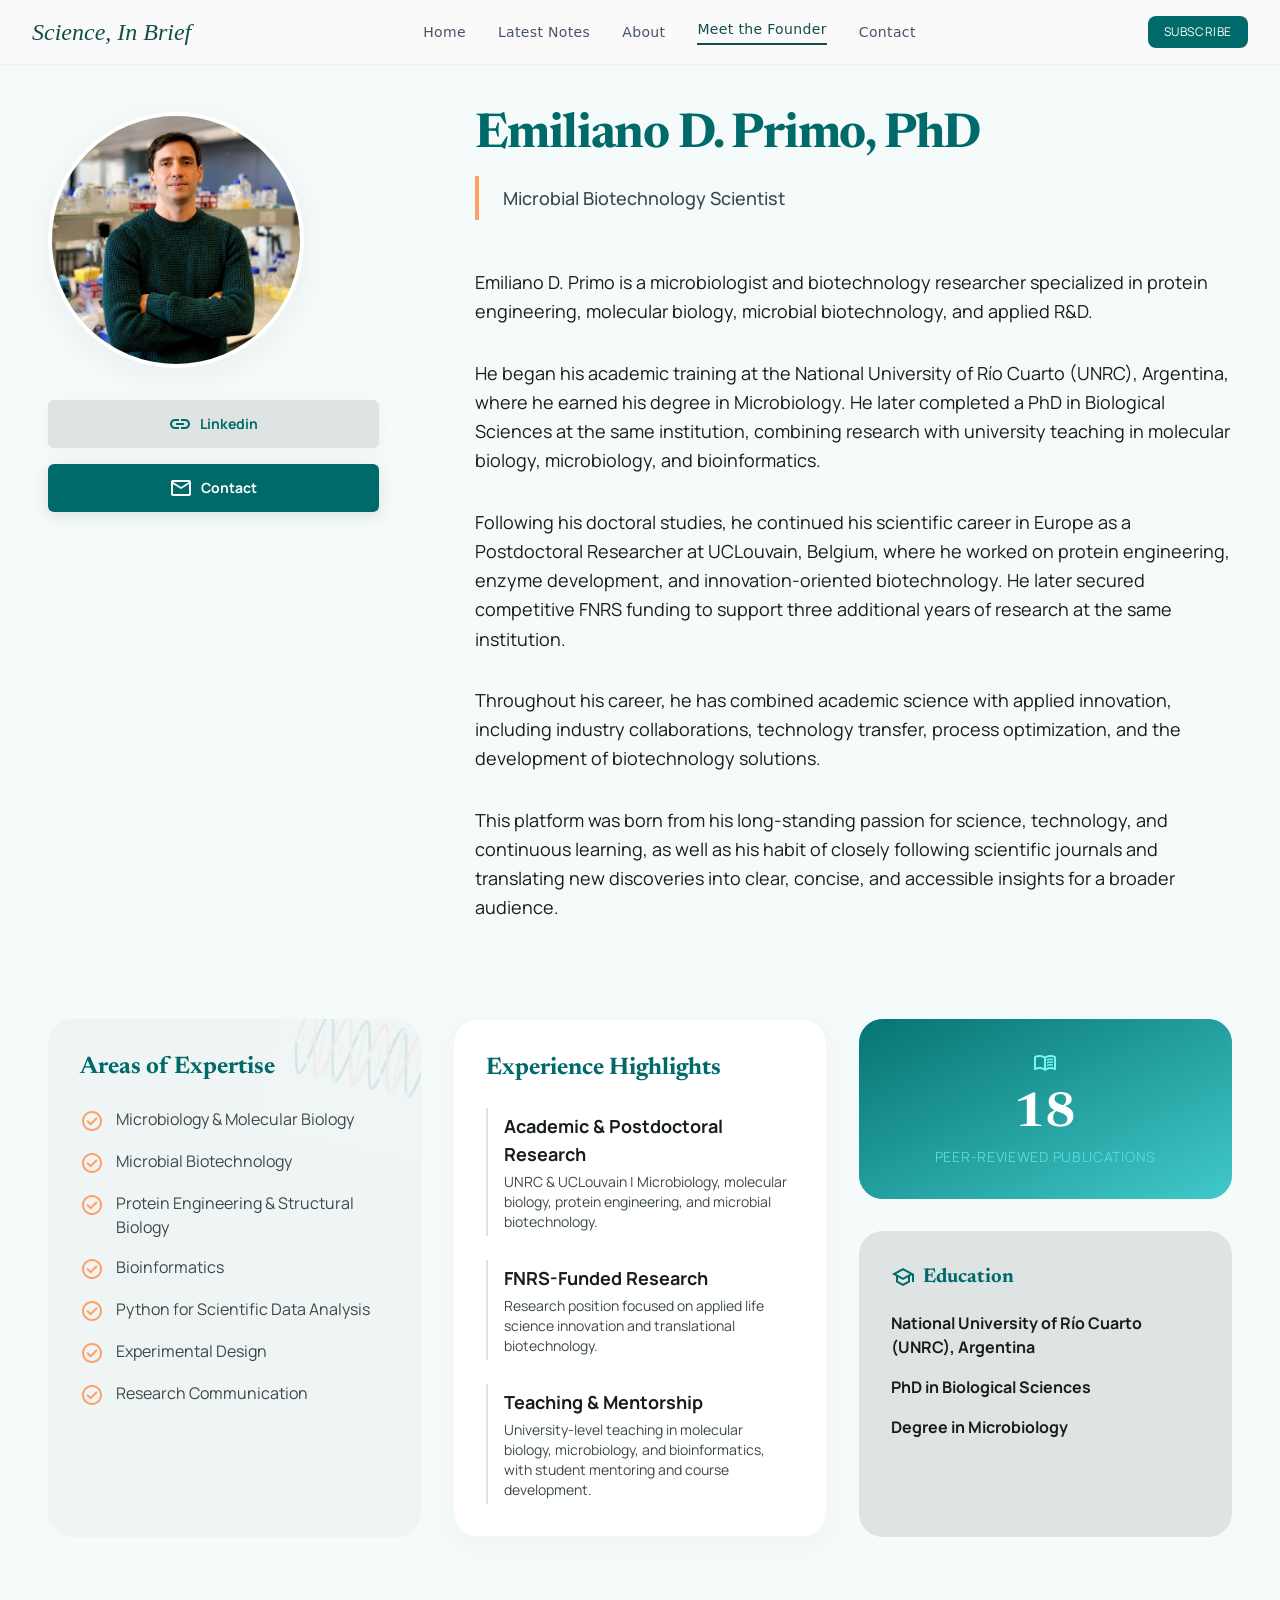
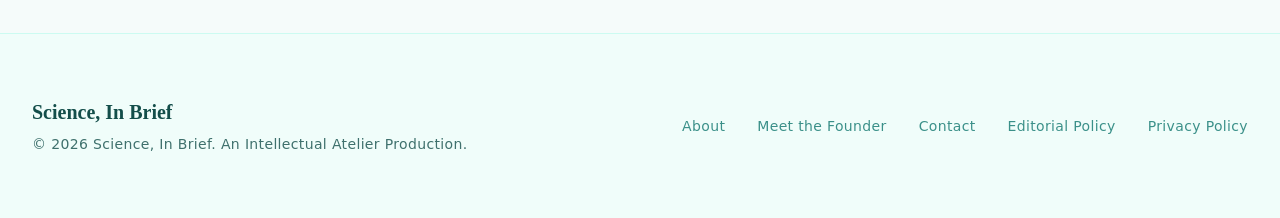
<file: editor.html>
<!DOCTYPE html>

<html class="light" lang="en"><head>
<meta charset="utf-8"/>
<meta content="width=device-width, initial-scale=1.0" name="viewport"/>
<title>Meet the Editor | Science, In Brief</title>
<meta name="description" content="Meet Emiliano D. Primo, PhD, the scientist and editor behind Science, In Brief."/>
<link rel="canonical" href="https://www.scienceinbrief.com/editor.html"/>
<meta property="og:site_name" content="Science, In Brief"/>
<meta property="og:type" content="website"/>
<meta property="og:title" content="Meet the Editor | Science, In Brief"/>
<meta property="og:description" content="Meet Emiliano D. Primo, PhD, the scientist and editor behind Science, In Brief."/>
<meta property="og:url" content="https://www.scienceinbrief.com/editor.html"/>
<meta property="og:image" content="https://www.scienceinbrief.com/editorEP.jpg"/>
<meta property="og:image:alt" content="Meet the Editor | Science, In Brief"/>
<meta name="twitter:card" content="summary_large_image"/>
<meta name="twitter:title" content="Meet the Editor | Science, In Brief"/>
<meta name="twitter:description" content="Meet Emiliano D. Primo, PhD, the scientist and editor behind Science, In Brief."/>
<meta name="twitter:image" content="https://www.scienceinbrief.com/editorEP.jpg"/>
<link href="site.css" rel="stylesheet"/>
<link href="https://fonts.googleapis.com" rel="preconnect"/>
<link crossorigin="" href="https://fonts.gstatic.com" rel="preconnect"/>
<link href="https://fonts.googleapis.com/css2?family=Manrope:wght@400;500;600;700&amp;family=Newsreader:ital,opsz,wght@0,6..72,400;0,6..72,500;0,6..72,600;0,6..72,700;1,6..72,400;1,6..72,500;1,6..72,600;1,6..72,700&amp;display=swap" rel="stylesheet"/>
<link href="https://fonts.googleapis.com/css2?family=Material+Symbols+Outlined:wght,FILL@100..700,0..1&amp;display=swap" rel="stylesheet"/>
<style>
        .material-symbols-outlined {
            font-variation-settings: 'FILL' 0, 'wght' 400, 'GRAD' 0, 'opsz' 24;
        }
    </style>
</head>
<body class="bg-surface text-on-surface font-body antialiased min-h-screen flex flex-col">
<header class="sticky top-0 w-full z-50 bg-stone-50/90 dark:bg-slate-950/90 backdrop-blur-md shadow-sm dark:shadow-none bg-slate-200/50 dark:bg-slate-800/50">
<div class="flex justify-between items-center w-full px-8 py-4 max-w-screen-2xl mx-auto">
<a href="index.html" class="text-2xl font-serif italic font-medium text-teal-900 dark:text-teal-500 font-headline">Science, In Brief</a>
<nav class="hidden md:flex gap-8 items-center">
<a class="text-slate-600 dark:text-slate-400 font-sans tracking-wide text-sm hover:text-teal-700 dark:hover:text-teal-200 transition-all duration-300 scale-100 active:scale-95 transition-transform" href="index.html">Home</a>
<a class="text-slate-600 dark:text-slate-400 font-sans tracking-wide text-sm hover:text-teal-700 dark:hover:text-teal-200 transition-all duration-300 scale-100 active:scale-95 transition-transform" href="latest.html">Latest Notes</a>
<a class="text-slate-600 dark:text-slate-400 font-sans tracking-wide text-sm hover:text-teal-700 dark:hover:text-teal-200 transition-all duration-300 scale-100 active:scale-95 transition-transform" href="about.html">About</a>
<a class="text-teal-900 dark:text-teal-300 border-b-2 border-teal-900 dark:border-teal-300 pb-1 font-sans tracking-wide text-sm hover:text-teal-700 dark:hover:text-teal-200 transition-all duration-300 scale-100 active:scale-95 transition-transform" href="editor.html">Meet the Founder</a>
<a class="text-slate-600 dark:text-slate-400 font-sans tracking-wide text-sm hover:text-teal-700 dark:hover:text-teal-200 transition-all duration-300 scale-100 active:scale-95 transition-transform" href="#contact">Contact</a>
</nav>
<div class="flex items-center gap-4">
<a href="index.html#newsletter" class="bg-primary text-on-primary rounded font-label uppercase tracking-[0.05em] text-xs px-4 py-2 scale-100 active:scale-95 transition-transform inline-flex items-center justify-center">Subscribe</a>
</div>
</div>
</header>
<!-- Main Content -->
<main class="flex-grow pt-12 pb-24 px-6 md:px-12 max-w-7xl mx-auto w-full">
<!-- Hero Profile Section -->
<div class="grid grid-cols-1 lg:grid-cols-12 gap-12 lg:gap-24 mb-24">
<!-- Left Column: Image & Quick Actions -->
<div class="lg:col-span-4 flex flex-col items-start">
<div class="w-48 h-48 md:w-64 md:h-64 rounded-full overflow-hidden mb-8 border-4 border-surface-container-lowest shadow-[0_8px_32px_rgba(23,29,29,0.06)] relative bg-surface-container-high shrink-0">
<img alt="Emiliano Primo portrait" class="w-full h-full object-cover" src="editorEP.webp" sizes="(max-width: 640px) 100vw, 256px"/>
</div>
<div class="flex flex-col w-full space-y-4">
<a class="flex items-center justify-center w-full bg-surface-container-highest text-primary font-label font-bold text-sm py-3 rounded-md hover:bg-secondary-container transition-colors shadow-[0_4px_16px_rgba(23,29,29,0.04)]" href="https://www.linkedin.com/in/emiliano-primo" rel="noopener noreferrer" target="_blank">
<span class="material-symbols-outlined mr-2 text-base" data-icon="link">link</span>
                        Linkedin
                    </a>
<a class="flex items-center justify-center w-full bg-primary text-on-primary font-label font-bold text-sm py-3 rounded-md hover:bg-primary-container transition-colors shadow-[0_4px_16px_rgba(0,52,52,0.12)]" href="mailto:contact@scienceinbrief.com">
<span class="material-symbols-outlined mr-2 text-base" data-icon="mail">mail</span>
                        Contact
                    </a>
</div>
</div>
<!-- Right Column: Bio & Summary -->
<div class="lg:col-span-8 flex flex-col justify-center">
<h1 class="font-headline text-4xl md:text-5xl font-bold text-primary tracking-tight mb-4 leading-tight">
                    Emiliano D. Primo, PhD
                </h1>
<p class="font-label text-base md:text-lg text-on-surface-variant font-medium mb-12 border-l-4 border-tertiary-container pl-6 py-2">
                    Microbial Biotechnology Scientist
                </p>
<div class="prose prose-lg prose-headings:font-headline prose-p:font-body text-on-surface max-w-none">
<p class="text-lg leading-relaxed mb-8">
                        Emiliano D. Primo is a microbiologist and biotechnology researcher specialized in protein engineering, molecular biology, microbial biotechnology, and applied R&amp;D.
                    </p>
<p class="text-lg leading-relaxed mb-8">
                        He began his academic training at the National University of R&iacute;o Cuarto (UNRC), Argentina, where he earned his degree in Microbiology. He later completed a PhD in Biological Sciences at the same institution, combining research with university teaching in molecular biology, microbiology, and bioinformatics.
                    </p>
<p class="text-lg leading-relaxed mb-8">
                        Following his doctoral studies, he continued his scientific career in Europe as a Postdoctoral Researcher at UCLouvain, Belgium, where he worked on protein engineering, enzyme development, and innovation-oriented biotechnology. He later secured competitive FNRS funding to support three additional years of research at the same institution.
                    </p>
<p class="text-lg leading-relaxed mb-8">
                        Throughout his career, he has combined academic science with applied innovation, including industry collaborations, technology transfer, process optimization, and the development of biotechnology solutions.
                    </p>
<p class="text-lg leading-relaxed">
                        This platform was born from his long-standing passion for science, technology, and continuous learning, as well as his habit of closely following scientific journals and translating new discoveries into clear, concise, and accessible insights for a broader audience.
                    </p>
</div>
</div>
</div>
<!-- Bento Grid for Details -->
<div class="grid grid-cols-1 md:grid-cols-2 lg:grid-cols-3 gap-8">
<!-- Expertise -->
<div class="col-span-1 md:col-span-2 lg:col-span-1 bg-surface-container-low p-8 rounded-xl relative overflow-hidden group">
<div class="absolute -top-10 -right-10 w-48 h-48 opacity-10 group-hover:scale-105 group-hover:opacity-15 transition-all duration-700 pointer-events-none">
<img alt="DNA Helix Illustration" class="w-full h-full object-contain rotate-12" src="dna-helix-illustration.webp" loading="lazy" decoding="async"/>
</div>
<h3 class="font-headline text-2xl font-bold text-primary mb-6 relative z-10">Areas of Expertise</h3>
<ul class="space-y-4 font-body text-base text-on-surface-variant relative z-10">
<li class="flex items-start"><span class="material-symbols-outlined text-tertiary-container mr-3 mt-0.5 text-lg">check_circle</span>Microbiology & Molecular Biology</li>
<li class="flex items-start"><span class="material-symbols-outlined text-tertiary-container mr-3 mt-0.5 text-lg">check_circle</span>Microbial Biotechnology</li>
<li class="flex items-start"><span class="material-symbols-outlined text-tertiary-container mr-3 mt-0.5 text-lg">check_circle</span>Protein Engineering & Structural Biology</li>
<li class="flex items-start"><span class="material-symbols-outlined text-tertiary-container mr-3 mt-0.5 text-lg">check_circle</span>Bioinformatics</li>
<li class="flex items-start"><span class="material-symbols-outlined text-tertiary-container mr-3 mt-0.5 text-lg">check_circle</span>Python for Scientific Data Analysis</li>
<li class="flex items-start"><span class="material-symbols-outlined text-tertiary-container mr-3 mt-0.5 text-lg">check_circle</span>Experimental Design</li>
<li class="flex items-start"><span class="material-symbols-outlined text-tertiary-container mr-3 mt-0.5 text-lg">check_circle</span>Research Communication</li>
</ul>
</div>
<!-- Experience -->
<div class="col-span-1 md:col-span-1 lg:col-span-1 bg-surface-container-lowest p-8 rounded-xl shadow-[0_8px_32px_rgba(23,29,29,0.03)] border border-outline-variant/15">
<h3 class="font-headline text-2xl font-bold text-primary mb-6">Experience Highlights</h3>
<div class="space-y-6">
<div class="border-l-2 border-surface-variant pl-4 py-1">
<h4 class="font-label font-bold text-on-surface text-lg">Academic &amp; Postdoctoral Research</h4>
<p class="font-body text-sm text-on-surface-variant mt-1">UNRC &amp; UCLouvain | Microbiology, molecular biology, protein engineering, and microbial biotechnology.</p>
</div>
<div class="border-l-2 border-surface-variant pl-4 py-1">
<h4 class="font-label font-bold text-on-surface text-lg">FNRS-Funded Research</h4>
<p class="font-body text-sm text-on-surface-variant mt-1">Research position focused on applied life science innovation and translational biotechnology.</p>
</div>
<div class="border-l-2 border-surface-variant pl-4 py-1">
<h4 class="font-label font-bold text-on-surface text-lg">Teaching &amp; Mentorship</h4>
<p class="font-body text-sm text-on-surface-variant mt-1">University-level teaching in molecular biology, microbiology, and bioinformatics, with student mentoring and course development.</p>
</div>
</div></div>
<!-- Impact & Education Stack -->
<div class="col-span-1 lg:col-span-1 flex flex-col gap-8">
<!-- Impact -->
<a href="https://orcid.org/0000-0003-3884-8157" target="_blank" rel="noopener noreferrer" class="bg-primary-container text-on-primary-container p-8 rounded-xl flex flex-col justify-center items-center text-center relative overflow-hidden hover:shadow-lg transition-shadow duration-300 cursor-pointer">
<div class="absolute inset-0 bg-gradient-to-br from-primary to-primary-container opacity-90"></div>
<div class="relative z-10">
<span class="material-symbols-outlined text-5xl text-primary-fixed mb-4" data-icon="menu_book">menu_book</span>
<h3 class="font-headline text-5xl font-bold text-on-primary mb-2">18</h3>
<p class="font-label text-sm uppercase tracking-wider text-primary-fixed-dim">Peer-Reviewed Publications</p>
</div>
</a>
<!-- Education -->
<div class="bg-surface-container-highest p-8 rounded-xl flex-grow">
<h3 class="font-headline text-xl font-bold text-primary mb-5 flex items-center">
<span class="material-symbols-outlined mr-2" data-icon="school">school</span>
                        Education
                    </h3>
<ul class="space-y-4">
<li>
<p class="font-label font-bold text-on-surface">National University of Río Cuarto (UNRC), Argentina</p>
</li>
<li>
<p class="font-label font-bold text-on-surface">PhD in Biological Sciences</p>
</li>
<li>
<p class="font-label font-bold text-on-surface">Degree in Microbiology</p>
</li>
</ul>
</div>
</div>
</div>
</main>
<!-- Footer Component -->
<footer id="contact" class="w-full py-16 border-t border-teal-100 dark:border-teal-900 bg-teal-50 dark:bg-teal-950 mt-auto">
<div class="flex flex-col md:flex-row justify-between items-center max-w-7xl mx-auto px-8 gap-8">
<div class="flex flex-col items-center md:items-start">
<span class="font-serif font-bold text-teal-900 dark:text-teal-50 text-xl mb-2">Science, In Brief</span>
<span class="font-sans text-sm tracking-wide text-teal-900 dark:text-teal-50 opacity-80">
                    © 2026 Science, In Brief. An Intellectual Atelier Production.
                </span>
</div>
<div class="flex flex-wrap justify-center md:justify-end gap-x-8 gap-y-4 font-sans text-sm tracking-wide">
<a class="text-teal-700 dark:text-teal-400 opacity-80 hover:underline decoration-teal-900 dark:decoration-teal-50 underline-offset-4 transition-all" href="about.html">About</a>
<a class="text-teal-700 dark:text-teal-400 opacity-80 hover:underline decoration-teal-900 dark:decoration-teal-50 underline-offset-4 transition-all" href="editor.html">Meet the Founder</a>
<a class="text-teal-700 dark:text-teal-400 opacity-80 hover:underline decoration-teal-900 dark:decoration-teal-50 underline-offset-4 transition-all" href="#contact">Contact</a>
<a class="text-teal-700 dark:text-teal-400 opacity-80 hover:underline decoration-teal-900 dark:decoration-teal-50 underline-offset-4 transition-all" href="editorial-policy.html">Editorial Policy</a>
<a class="text-teal-700 dark:text-teal-400 opacity-80 hover:underline decoration-teal-900 dark:decoration-teal-50 underline-offset-4 transition-all" href="privacy-policy.html">Privacy Policy</a>
</div>
</div>
</footer>
<script src="mobile-nav.js"></script>
</body></html>
</file>
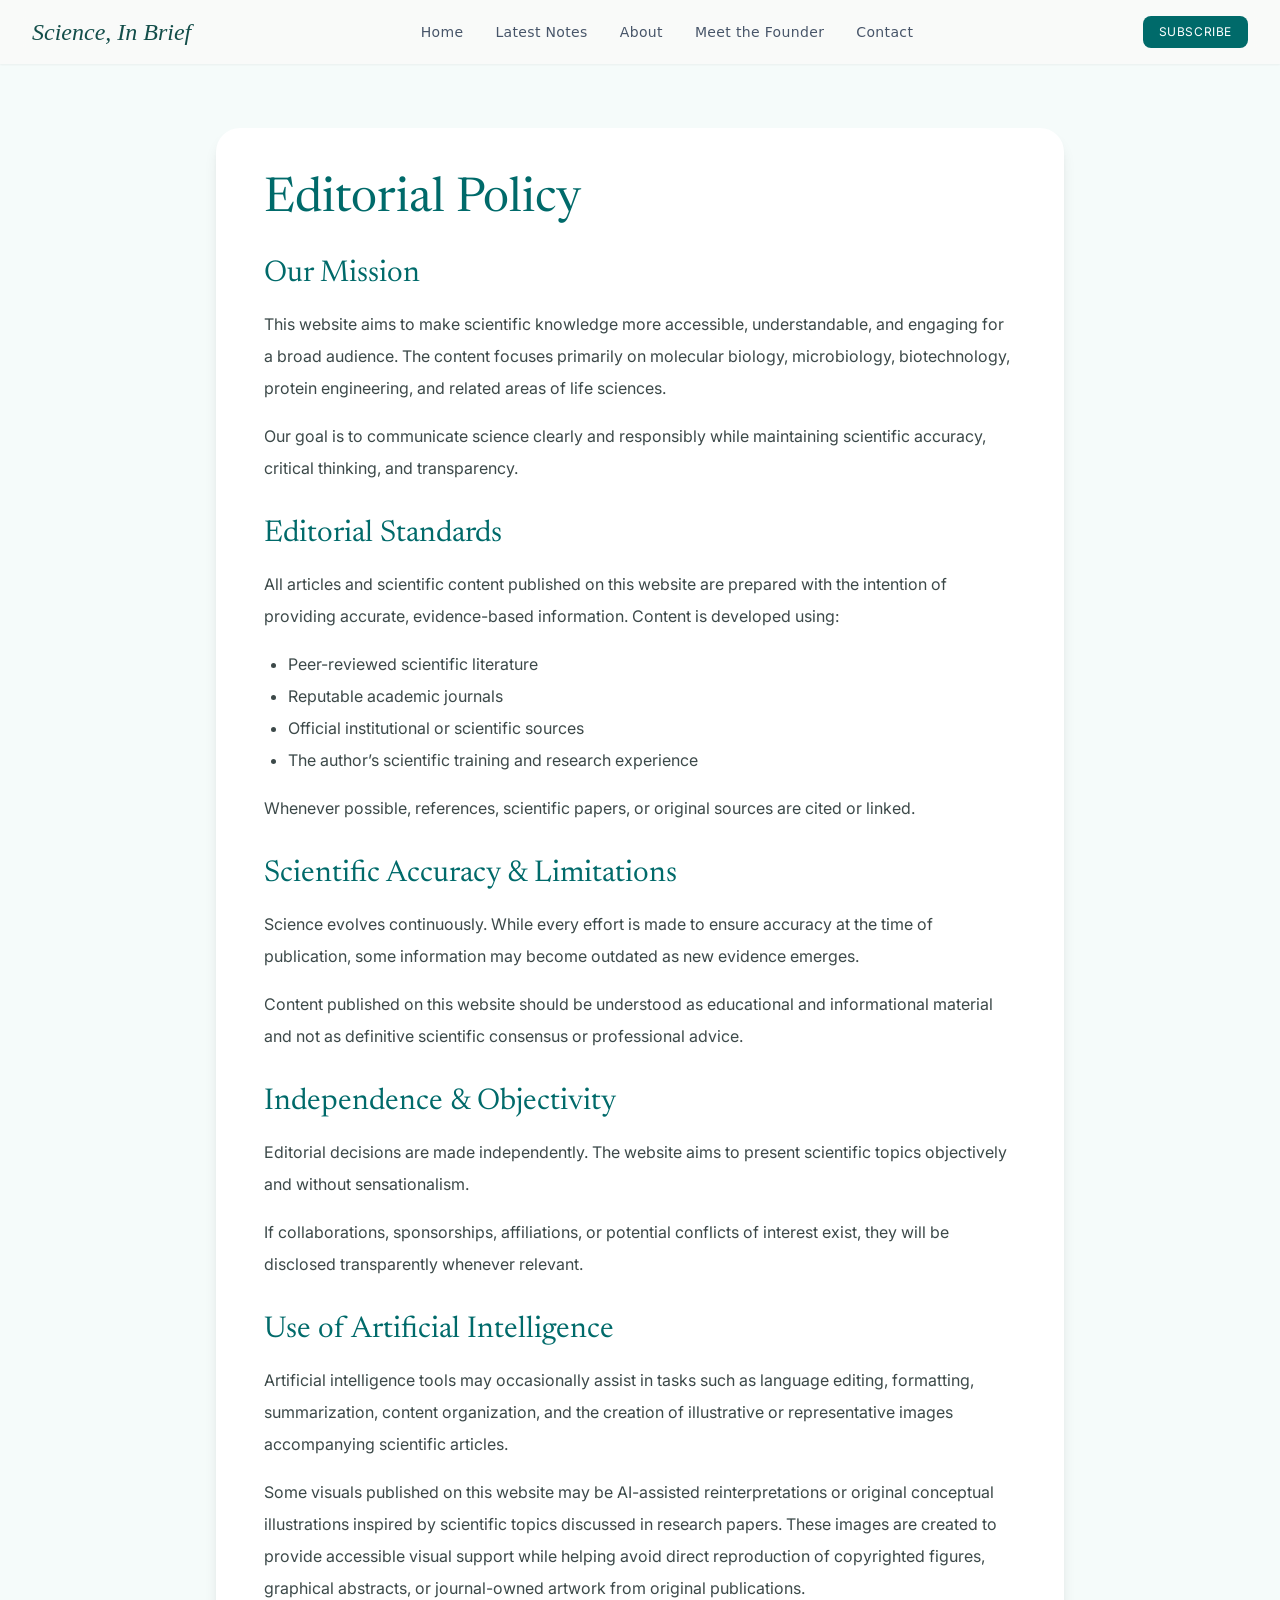
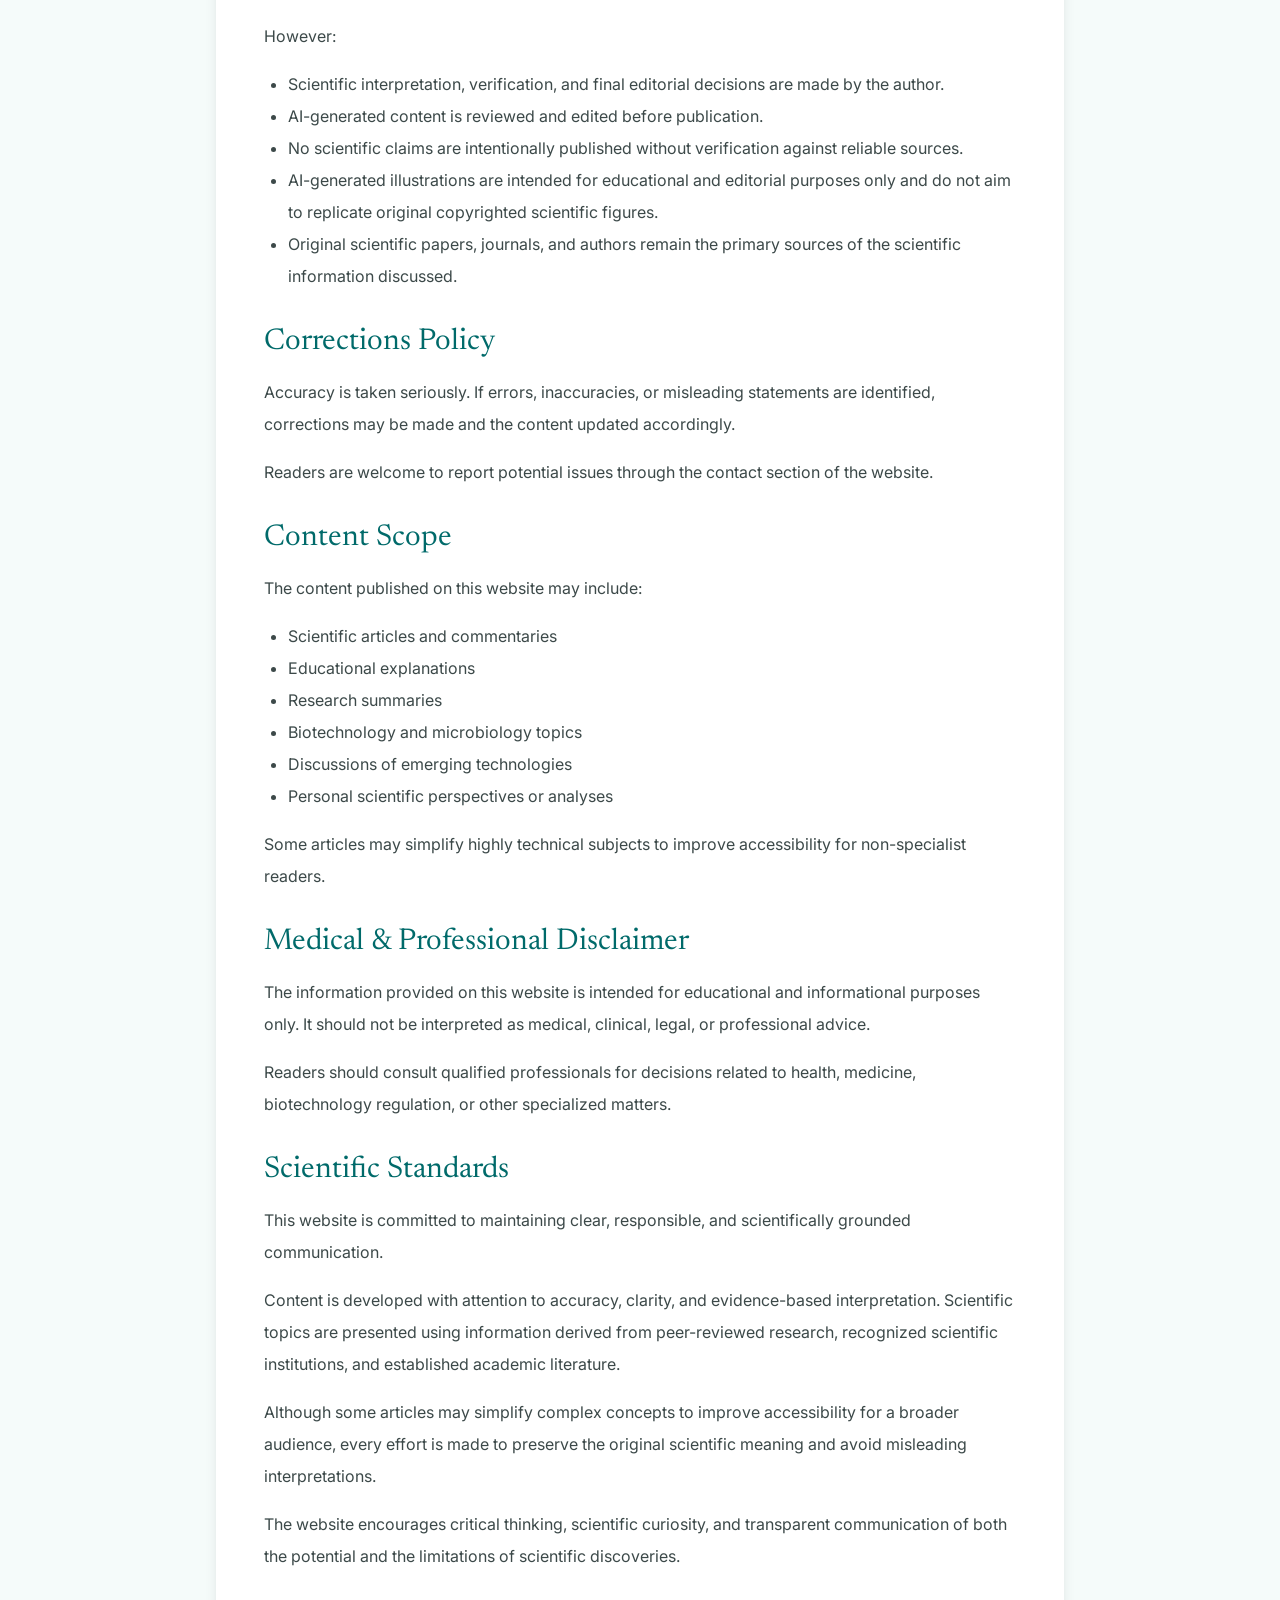
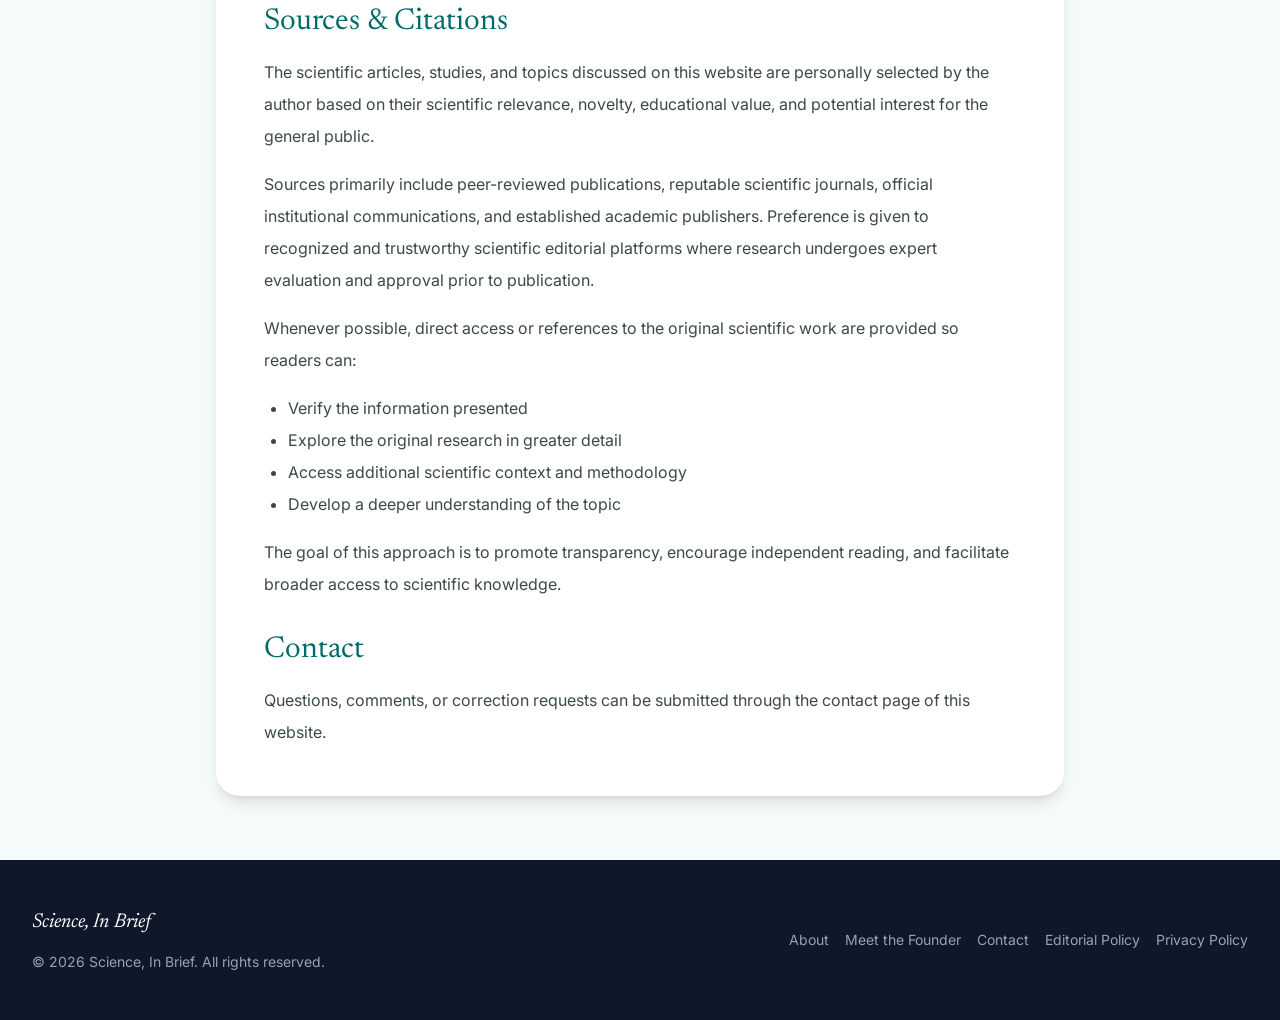
<file: editorial-policy.html>
<!DOCTYPE html>
<html class="light" lang="en">
<head>
<meta charset="utf-8"/>
<meta content="width=device-width, initial-scale=1.0" name="viewport"/>
<title>Editorial Policy | Science, In Brief</title>
<meta name="description" content="Editorial standards, source policy, AI use, corrections policy, and scientific limitations for Science, In Brief."/>
<link rel="canonical" href="https://www.scienceinbrief.com/editorial-policy.html"/>
<meta property="og:site_name" content="Science, In Brief"/>
<meta property="og:type" content="website"/>
<meta property="og:title" content="Editorial Policy | Science, In Brief"/>
<meta property="og:description" content="Editorial standards, source policy, AI use, corrections policy, and scientific limitations for Science, In Brief."/>
<meta property="og:url" content="https://www.scienceinbrief.com/editorial-policy.html"/>
<meta property="og:image" content="https://www.scienceinbrief.com/dna-helix-illustration.png"/>
<meta property="og:image:alt" content="Editorial Policy | Science, In Brief"/>
<meta name="twitter:card" content="summary_large_image"/>
<meta name="twitter:title" content="Editorial Policy | Science, In Brief"/>
<meta name="twitter:description" content="Editorial standards, source policy, AI use, corrections policy, and scientific limitations for Science, In Brief."/>
<meta name="twitter:image" content="https://www.scienceinbrief.com/dna-helix-illustration.png"/>
<link href="site.css" rel="stylesheet"/>
<link href="https://fonts.googleapis.com/css2?family=Newsreader:ital,opsz,wght@0,6..72,200..800;1,6..72,200..800&family=Inter:wght@300;400;500;600;700&display=swap" rel="stylesheet"/>
</head>
<body class="font-body text-on-surface antialiased bg-background min-h-screen flex flex-col">
<header class="sticky top-0 w-full z-50 bg-stone-50/90 dark:bg-slate-950/90 backdrop-blur-md shadow-sm dark:shadow-none bg-slate-200/50 dark:bg-slate-800/50">
<div class="flex justify-between items-center w-full px-8 py-4 max-w-screen-2xl mx-auto">
<a href="index.html" class="text-2xl font-serif italic font-medium text-teal-900 dark:text-teal-500 font-headline">Science, In Brief</a>
<nav class="hidden md:flex gap-8 items-center">
<a class="text-slate-600 dark:text-slate-400 font-sans tracking-wide text-sm hover:text-teal-700 dark:hover:text-teal-200 transition-all duration-300 scale-100 active:scale-95 transition-transform" href="index.html">Home</a>
<a class="text-slate-600 dark:text-slate-400 font-sans tracking-wide text-sm hover:text-teal-700 dark:hover:text-teal-200 transition-all duration-300 scale-100 active:scale-95 transition-transform" href="latest.html">Latest Notes</a>
<a class="text-slate-600 dark:text-slate-400 font-sans tracking-wide text-sm hover:text-teal-700 dark:hover:text-teal-200 transition-all duration-300 scale-100 active:scale-95 transition-transform" href="about.html">About</a>
<a class="text-slate-600 dark:text-slate-400 font-sans tracking-wide text-sm hover:text-teal-700 dark:hover:text-teal-200 transition-all duration-300 scale-100 active:scale-95 transition-transform" href="editor.html">Meet the Founder</a>
<a class="text-slate-600 dark:text-slate-400 font-sans tracking-wide text-sm hover:text-teal-700 dark:hover:text-teal-200 transition-all duration-300 scale-100 active:scale-95 transition-transform" href="#contact">Contact</a>
</nav>
<div class="flex items-center gap-4">
<a href="index.html#newsletter" class="bg-primary text-white rounded font-label uppercase tracking-[0.05em] text-xs px-4 py-2 scale-100 active:scale-95 transition-transform inline-flex items-center justify-center">Subscribe</a>
</div>
</div>
</header>
<main class="flex-grow w-full max-w-4xl mx-auto px-6 py-16">
<article class="bg-surface-container-lowest rounded-xl p-8 md:p-12 shadow-lg space-y-8">
<h1 class="font-headline text-5xl text-primary">Editorial Policy</h1>
<section class="space-y-4">
<h2 class="font-headline text-3xl text-primary">Our Mission</h2>
<p class="text-base leading-8 text-on-surface-variant">This website aims to make scientific knowledge more accessible, understandable, and engaging for a broad audience. The content focuses primarily on molecular biology, microbiology, biotechnology, protein engineering, and related areas of life sciences.</p>
<p class="text-base leading-8 text-on-surface-variant">Our goal is to communicate science clearly and responsibly while maintaining scientific accuracy, critical thinking, and transparency.</p>
</section>
<section class="space-y-4">
<h2 class="font-headline text-3xl text-primary">Editorial Standards</h2>
<p class="text-base leading-8 text-on-surface-variant">All articles and scientific content published on this website are prepared with the intention of providing accurate, evidence-based information. Content is developed using:</p>
<ul class="list-disc pl-6 text-base leading-8 text-on-surface-variant">
<li>Peer-reviewed scientific literature</li>
<li>Reputable academic journals</li>
<li>Official institutional or scientific sources</li>
<li>The author&rsquo;s scientific training and research experience</li>
</ul>
<p class="text-base leading-8 text-on-surface-variant">Whenever possible, references, scientific papers, or original sources are cited or linked.</p>
</section>
<section class="space-y-4">
<h2 class="font-headline text-3xl text-primary">Scientific Accuracy &amp; Limitations</h2>
<p class="text-base leading-8 text-on-surface-variant">Science evolves continuously. While every effort is made to ensure accuracy at the time of publication, some information may become outdated as new evidence emerges.</p>
<p class="text-base leading-8 text-on-surface-variant">Content published on this website should be understood as educational and informational material and not as definitive scientific consensus or professional advice.</p>
</section>
<section class="space-y-4">
<h2 class="font-headline text-3xl text-primary">Independence &amp; Objectivity</h2>
<p class="text-base leading-8 text-on-surface-variant">Editorial decisions are made independently. The website aims to present scientific topics objectively and without sensationalism.</p>
<p class="text-base leading-8 text-on-surface-variant">If collaborations, sponsorships, affiliations, or potential conflicts of interest exist, they will be disclosed transparently whenever relevant.</p>
</section>
<section class="space-y-4">
<h2 class="font-headline text-3xl text-primary">Use of Artificial Intelligence</h2>
<p class="text-base leading-8 text-on-surface-variant">Artificial intelligence tools may occasionally assist in tasks such as language editing, formatting, summarization, content organization, and the creation of illustrative or representative images accompanying scientific articles.</p>
<p class="text-base leading-8 text-on-surface-variant">Some visuals published on this website may be AI-assisted reinterpretations or original conceptual illustrations inspired by scientific topics discussed in research papers. These images are created to provide accessible visual support while helping avoid direct reproduction of copyrighted figures, graphical abstracts, or journal-owned artwork from original publications.</p>
<p class="text-base leading-8 text-on-surface-variant">However:</p>
<ul class="list-disc pl-6 text-base leading-8 text-on-surface-variant">
<li>Scientific interpretation, verification, and final editorial decisions are made by the author.</li>
<li>AI-generated content is reviewed and edited before publication.</li>
<li>No scientific claims are intentionally published without verification against reliable sources.</li>
<li>AI-generated illustrations are intended for educational and editorial purposes only and do not aim to replicate original copyrighted scientific figures.</li>
<li>Original scientific papers, journals, and authors remain the primary sources of the scientific information discussed.</li>
</ul>
</section>
<section class="space-y-4">
<h2 class="font-headline text-3xl text-primary">Corrections Policy</h2>
<p class="text-base leading-8 text-on-surface-variant">Accuracy is taken seriously. If errors, inaccuracies, or misleading statements are identified, corrections may be made and the content updated accordingly.</p>
<p class="text-base leading-8 text-on-surface-variant">Readers are welcome to report potential issues through the contact section of the website.</p>
</section>
<section class="space-y-4">
<h2 class="font-headline text-3xl text-primary">Content Scope</h2>
<p class="text-base leading-8 text-on-surface-variant">The content published on this website may include:</p>
<ul class="list-disc pl-6 text-base leading-8 text-on-surface-variant">
<li>Scientific articles and commentaries</li>
<li>Educational explanations</li>
<li>Research summaries</li>
<li>Biotechnology and microbiology topics</li>
<li>Discussions of emerging technologies</li>
<li>Personal scientific perspectives or analyses</li>
</ul>
<p class="text-base leading-8 text-on-surface-variant">Some articles may simplify highly technical subjects to improve accessibility for non-specialist readers.</p>
</section>
<section class="space-y-4">
<h2 class="font-headline text-3xl text-primary">Medical &amp; Professional Disclaimer</h2>
<p class="text-base leading-8 text-on-surface-variant">The information provided on this website is intended for educational and informational purposes only. It should not be interpreted as medical, clinical, legal, or professional advice.</p>
<p class="text-base leading-8 text-on-surface-variant">Readers should consult qualified professionals for decisions related to health, medicine, biotechnology regulation, or other specialized matters.</p>
</section>
<section class="space-y-4">
<h2 class="font-headline text-3xl text-primary">Scientific Standards</h2>
<p class="text-base leading-8 text-on-surface-variant">This website is committed to maintaining clear, responsible, and scientifically grounded communication.</p>
<p class="text-base leading-8 text-on-surface-variant">Content is developed with attention to accuracy, clarity, and evidence-based interpretation. Scientific topics are presented using information derived from peer-reviewed research, recognized scientific institutions, and established academic literature.</p>
<p class="text-base leading-8 text-on-surface-variant">Although some articles may simplify complex concepts to improve accessibility for a broader audience, every effort is made to preserve the original scientific meaning and avoid misleading interpretations.</p>
<p class="text-base leading-8 text-on-surface-variant">The website encourages critical thinking, scientific curiosity, and transparent communication of both the potential and the limitations of scientific discoveries.</p>
</section>
<section class="space-y-4">
<h2 class="font-headline text-3xl text-primary">Sources &amp; Citations</h2>
<p class="text-base leading-8 text-on-surface-variant">The scientific articles, studies, and topics discussed on this website are personally selected by the author based on their scientific relevance, novelty, educational value, and potential interest for the general public.</p>
<p class="text-base leading-8 text-on-surface-variant">Sources primarily include peer-reviewed publications, reputable scientific journals, official institutional communications, and established academic publishers. Preference is given to recognized and trustworthy scientific editorial platforms where research undergoes expert evaluation and approval prior to publication.</p>
<p class="text-base leading-8 text-on-surface-variant">Whenever possible, direct access or references to the original scientific work are provided so readers can:</p>
<ul class="list-disc pl-6 text-base leading-8 text-on-surface-variant">
<li>Verify the information presented</li>
<li>Explore the original research in greater detail</li>
<li>Access additional scientific context and methodology</li>
<li>Develop a deeper understanding of the topic</li>
</ul>
<p class="text-base leading-8 text-on-surface-variant">The goal of this approach is to promote transparency, encourage independent reading, and facilitate broader access to scientific knowledge.</p>
</section>
<section class="space-y-4">
<h2 class="font-headline text-3xl text-primary">Contact</h2>
<p class="text-base leading-8 text-on-surface-variant">Questions, comments, or correction requests can be submitted through the contact page of this website.</p>
</section>
</article>
</main>
<footer id="contact" class="w-full py-12 px-8 bg-slate-900 text-white mt-auto">
<div class="max-w-7xl mx-auto grid grid-cols-1 md:grid-cols-2 gap-8 items-center">
<div>
<div class="font-headline text-xl italic text-white mb-4">Science, In Brief</div>
<p class="font-body text-sm text-slate-400">&copy; 2026 Science, In Brief. All rights reserved.</p>
</div>
<nav class="flex flex-wrap gap-4 md:justify-end">
<a class="font-body text-sm text-slate-400 hover:text-teal-400 transition-all" href="about.html">About</a>
<a class="font-body text-sm text-slate-400 hover:text-teal-400 transition-all" href="editor.html">Meet the Founder</a>
<a class="font-body text-sm text-slate-400 hover:text-teal-400 transition-all" href="#contact">Contact</a>
<a class="font-body text-sm text-slate-400 hover:text-teal-400 transition-all" href="editorial-policy.html">Editorial Policy</a>
<a class="font-body text-sm text-slate-400 hover:text-teal-400 transition-all" href="privacy-policy.html">Privacy Policy</a>
</nav>
</div>
</footer>
<script src="mobile-nav.js"></script>
</body>
</html>
</file>
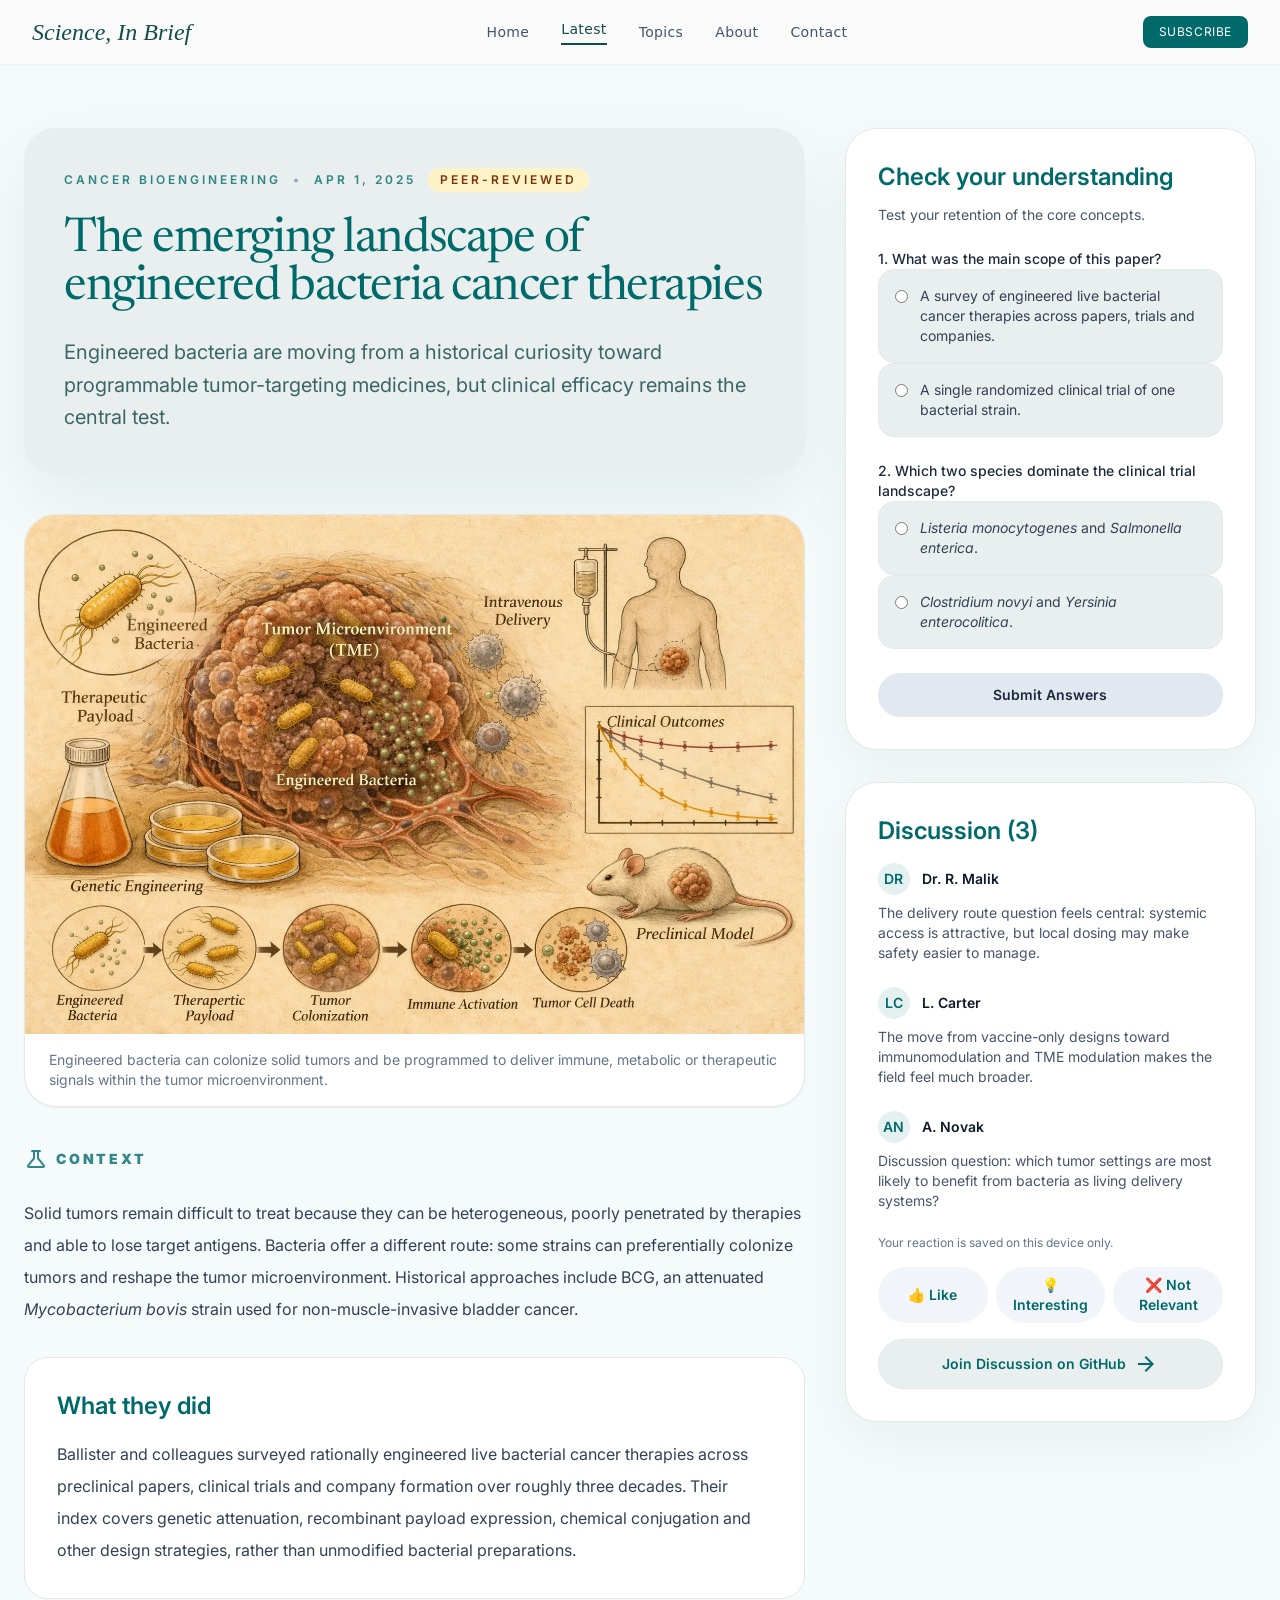
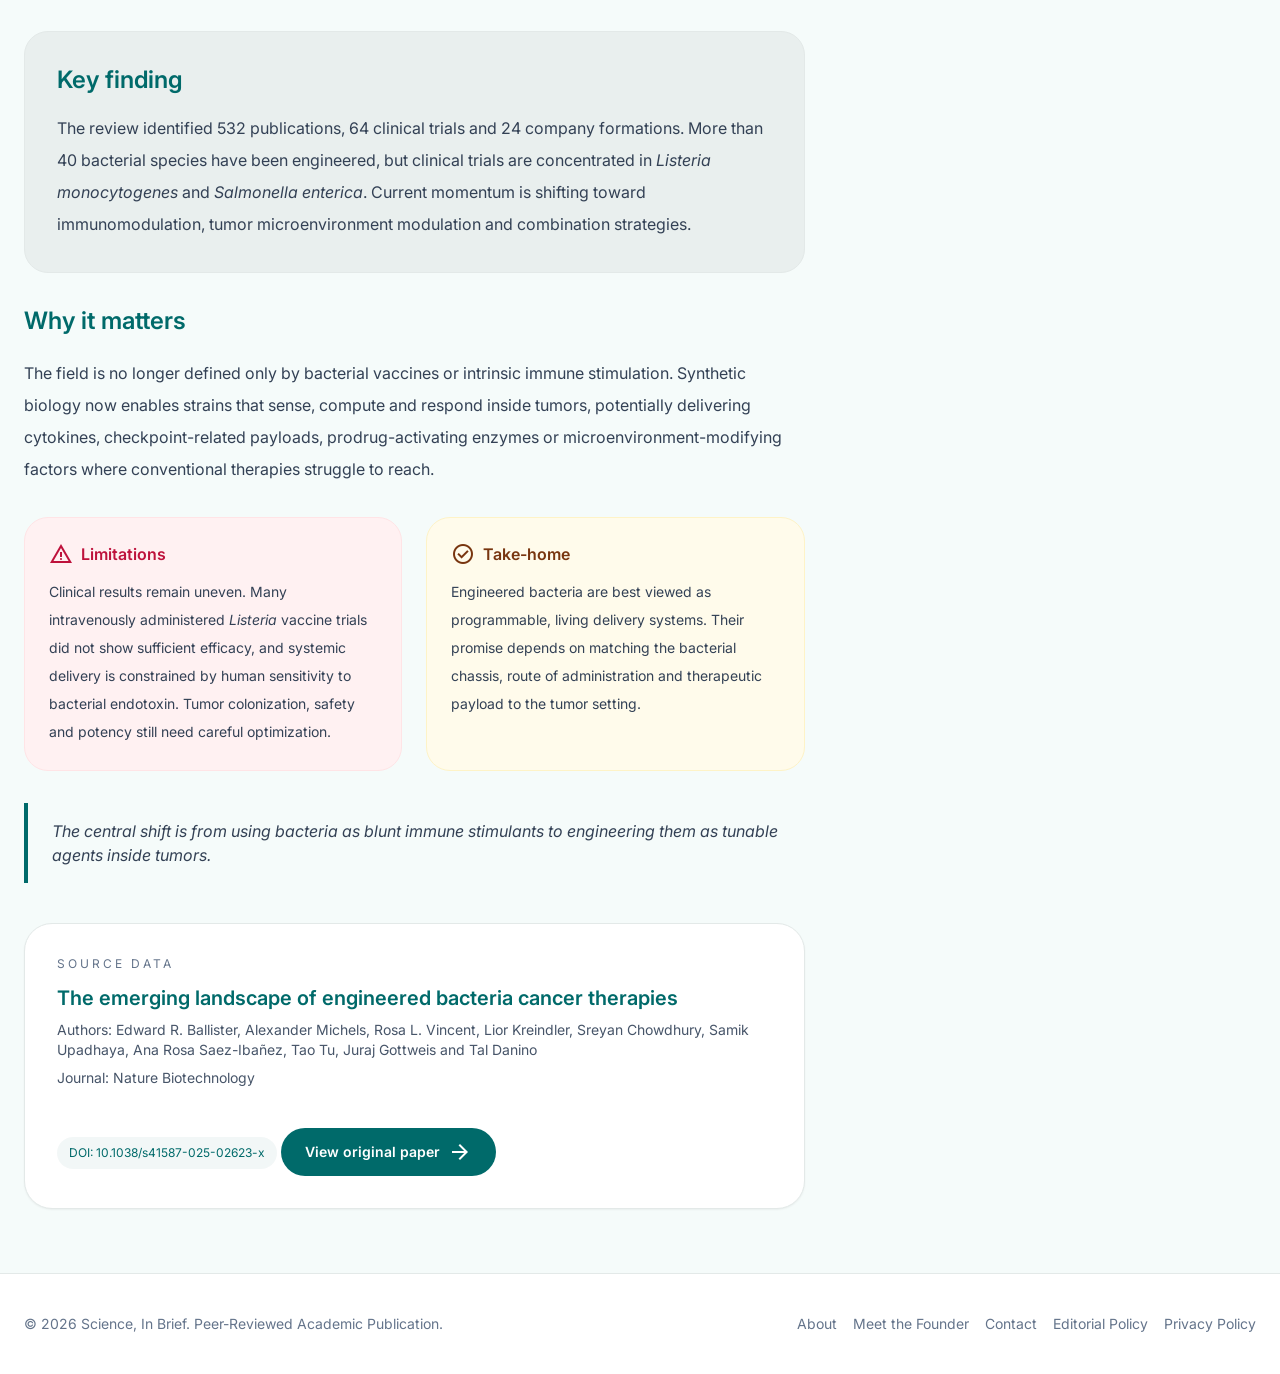
<file: engineered-bacteria-cancer-therapies.html>
<!DOCTYPE html>
<html class="light" lang="en">
<head>
<meta charset="utf-8"/>
<meta name="viewport" content="width=device-width, initial-scale=1.0"/>
<title>The emerging landscape of engineered bacteria cancer therapies | Science, In Brief</title>
<meta name="description" content="A concise brief on engineered bacteria as programmable live cancer therapies and the clinical challenges ahead."/>
<link rel="canonical" href="https://www.scienceinbrief.com/engineered-bacteria-cancer-therapies.html"/>
<meta property="og:site_name" content="Science, In Brief"/>
<meta property="og:type" content="article"/>
<meta property="og:title" content="The emerging landscape of engineered bacteria cancer therapies | Science, In Brief"/>
<meta property="og:description" content="A concise brief on engineered bacteria as programmable live cancer therapies and the clinical challenges ahead."/>
<meta property="og:url" content="https://www.scienceinbrief.com/engineered-bacteria-cancer-therapies.html"/>
<meta property="og:image" content="https://www.scienceinbrief.com/engineered-bacteria-cancer-therapies.png"/>
<meta property="og:image:alt" content="The emerging landscape of engineered bacteria cancer therapies | Science, In Brief"/>
<meta name="twitter:card" content="summary_large_image"/>
<meta name="twitter:title" content="The emerging landscape of engineered bacteria cancer therapies | Science, In Brief"/>
<meta name="twitter:description" content="A concise brief on engineered bacteria as programmable live cancer therapies and the clinical challenges ahead."/>
<meta name="twitter:image" content="https://www.scienceinbrief.com/engineered-bacteria-cancer-therapies.png"/>
<link href="site.css" rel="stylesheet"/>
<link href="https://fonts.googleapis.com/css2?family=Inter:wght@300;400;500;600;700&display=swap" rel="stylesheet"/>
<link href="https://fonts.googleapis.com/css2?family=Newsreader:ital,opsz,wght@0,6..72,400;0,6..72,500;0,6..72,600;0,6..72,700;1,6..72,400;1,6..72,500;1,6..72,600;1,6..72,700&display=swap" rel="stylesheet"/>
<link href="https://fonts.googleapis.com/css2?family=Material+Symbols+Outlined:wght,FILL@100..700,0..1&display=swap" rel="stylesheet"/>
<style>
.material-symbols-outlined { font-variation-settings: 'FILL' 0, 'wght' 400, 'GRAD' 0, 'opsz' 24; }
</style>
</head>
<body class="bg-surface text-on-surface font-body antialiased min-h-screen">
<header class="sticky top-0 w-full z-50 bg-stone-50/90 dark:bg-slate-950/90 backdrop-blur-md shadow-sm dark:shadow-none bg-slate-200/50 dark:bg-slate-800/50">
<div class="flex justify-between items-center w-full px-8 py-4 max-w-screen-2xl mx-auto">
<a href="index.html" class="text-2xl font-serif italic font-medium text-teal-900 dark:text-teal-500 font-headline">Science, In Brief</a>
<nav class="hidden md:flex gap-8 items-center">
<a class="text-slate-600 dark:text-slate-400 font-sans tracking-wide text-sm hover:text-teal-700 dark:hover:text-teal-200 transition-all duration-300 scale-100 active:scale-95 transition-transform" href="index.html">Home</a>
<a class="text-teal-900 dark:text-teal-300 border-b-2 border-teal-900 dark:border-teal-300 pb-1 font-sans tracking-wide text-sm hover:text-teal-700 dark:hover:text-teal-200 transition-all duration-300 scale-100 active:scale-95 transition-transform" href="latest.html">Latest</a>
<a class="text-slate-600 dark:text-slate-400 font-sans tracking-wide text-sm hover:text-teal-700 dark:hover:text-teal-200 transition-all duration-300 scale-100 active:scale-95 transition-transform" href="about.html#topics">Topics</a>
<a class="text-slate-600 dark:text-slate-400 font-sans tracking-wide text-sm hover:text-teal-700 dark:hover:text-teal-200 transition-all duration-300 scale-100 active:scale-95 transition-transform" href="about.html">About</a>
<a class="text-slate-600 dark:text-slate-400 font-sans tracking-wide text-sm hover:text-teal-700 dark:hover:text-teal-200 transition-all duration-300 scale-100 active:scale-95 transition-transform" href="#contact">Contact</a>
</nav>
<div class="flex items-center gap-4">
<a href="index.html#newsletter" class="bg-primary text-on-primary rounded font-label uppercase tracking-[0.05em] text-xs px-4 py-2 scale-100 active:scale-95 transition-transform inline-flex items-center justify-center">Subscribe</a>
</div>
</div>
</header>
<main class="mx-auto max-w-7xl px-6 py-10 lg:py-16">
<div class="grid gap-10 lg:grid-cols-[1.9fr_1fr] items-start">
<article class="space-y-10">
<div class="bg-surface-container p-10 rounded-[2rem] shadow-[0_30px_80px_rgba(0,77,77,0.08)]">
<div class="flex flex-wrap items-center gap-3 text-xs uppercase tracking-[0.25em] font-semibold text-primary/80 mb-6">
<span>Cancer Bioengineering</span>
<span class="text-slate-400">•</span>
<span>Apr 1, 2025</span>
<span class="rounded-full bg-amber-100 px-3 py-1 text-amber-900">Peer-reviewed</span>
</div>
<h1 class="font-headline text-5xl tracking-[-0.03em] text-primary mb-6">The emerging landscape of engineered bacteria cancer therapies</h1>
<p class="max-w-3xl text-xl text-secondary leading-relaxed">Engineered bacteria are moving from a historical curiosity toward programmable tumor-targeting medicines, but clinical efficacy remains the central test.</p>
</div>
<figure class="overflow-hidden rounded-[2rem] border border-surface-container-high bg-white shadow-sm">
<img src="engineered-bacteria-cancer-therapies.webp" alt="Editorial illustration of engineered bacteria colonizing a tumor and delivering therapeutic payloads" class="w-full h-auto object-cover"/>
<figcaption class="px-6 py-4 text-sm text-slate-500">Engineered bacteria can colonize solid tumors and be programmed to deliver immune, metabolic or therapeutic signals within the tumor microenvironment.</figcaption>
</figure>
<section class="space-y-8">
<div class="space-y-5">
<div class="inline-flex items-center gap-2 text-sm font-semibold uppercase tracking-[0.2em] text-primary/80">
<span class="material-symbols-outlined text-base">science</span>
<strong>Context</strong>
</div>
<p class="text-base leading-8 text-slate-700">Solid tumors remain difficult to treat because they can be heterogeneous, poorly penetrated by therapies and able to lose target antigens. Bacteria offer a different route: some strains can preferentially colonize tumors and reshape the tumor microenvironment. Historical approaches include BCG, an attenuated <em>Mycobacterium bovis</em> strain used for non-muscle-invasive bladder cancer.</p>
</div>
<div class="rounded-[1.5rem] border border-surface-container-high bg-white p-8">
<h2 class="text-2xl font-semibold text-primary mb-4">What they did</h2>
<p class="text-base leading-8 text-slate-700">Ballister and colleagues surveyed rationally engineered live bacterial cancer therapies across preclinical papers, clinical trials and company formation over roughly three decades. Their index covers genetic attenuation, recombinant payload expression, chemical conjugation and other design strategies, rather than unmodified bacterial preparations.</p>
</div>
<div class="rounded-[1.5rem] border border-surface-container-high bg-surface-container p-8">
<h2 class="text-2xl font-semibold text-primary mb-4">Key finding</h2>
<p class="text-base leading-8 text-slate-700">The review identified 532 publications, 64 clinical trials and 24 company formations. More than 40 bacterial species have been engineered, but clinical trials are concentrated in <em>Listeria monocytogenes</em> and <em>Salmonella enterica</em>. Current momentum is shifting toward immunomodulation, tumor microenvironment modulation and combination strategies.</p>
</div>
<div class="space-y-5">
<h2 class="text-2xl font-semibold text-primary">Why it matters</h2>
<p class="text-base leading-8 text-slate-700">The field is no longer defined only by bacterial vaccines or intrinsic immune stimulation. Synthetic biology now enables strains that sense, compute and respond inside tumors, potentially delivering cytokines, checkpoint-related payloads, prodrug-activating enzymes or microenvironment-modifying factors where conventional therapies struggle to reach.</p>
</div>
<div class="grid gap-6 md:grid-cols-2">
<div class="rounded-[1.5rem] border border-rose-100 bg-rose-50 p-6">
<div class="flex items-center gap-2 text-rose-700 font-semibold mb-3"><span class="material-symbols-outlined">warning</span>Limitations</div>
<p class="text-sm leading-7 text-slate-700">Clinical results remain uneven. Many intravenously administered <em>Listeria</em> vaccine trials did not show sufficient efficacy, and systemic delivery is constrained by human sensitivity to bacterial endotoxin. Tumor colonization, safety and potency still need careful optimization.</p>
</div>
<div class="rounded-[1.5rem] border border-amber-100 bg-amber-50 p-6">
<div class="flex items-center gap-2 text-amber-900 font-semibold mb-3"><span class="material-symbols-outlined">check_circle</span>Take-home</div>
<p class="text-sm leading-7 text-slate-700">Engineered bacteria are best viewed as programmable, living delivery systems. Their promise depends on matching the bacterial chassis, route of administration and therapeutic payload to the tumor setting.</p>
</div>
</div>
<div class="border-l-4 border-primary pl-6 py-4">
<p class="text-base italic text-slate-700">The central shift is from using bacteria as blunt immune stimulants to engineering them as tunable agents inside tumors.</p>
</div>
</section>
<div class="rounded-[1.75rem] border border-surface-container-high bg-white p-8 shadow-sm">
<div class="text-xs uppercase tracking-[0.25em] text-slate-500 mb-3">Source Data</div>
<h2 class="text-xl font-semibold text-primary mb-2">The emerging landscape of engineered bacteria cancer therapies</h2>
<p class="text-sm text-slate-600 mb-2">Authors: Edward R. Ballister, Alexander Michels, Rosa L. Vincent, Lior Kreindler, Sreyan Chowdhury, Samik Upadhaya, Ana Rosa Saez-Ibañez, Tao Tu, Juraj Gottweis and Tal Danino</p>
<p class="text-sm text-slate-600 mb-4">Journal: Nature Biotechnology</p>
<div class="inline-flex items-center gap-2 rounded-full bg-primary/5 px-3 py-2 text-xs text-primary">DOI: 10.1038/s41587-025-02623-x</div>
<a class="mt-6 inline-flex items-center gap-2 rounded-full bg-primary px-6 py-3 text-sm font-semibold text-on-primary hover:bg-teal-700 transition" href="https://doi.org/10.1038/s41587-025-02623-x" target="_blank" rel="noopener noreferrer">
View original paper
<span class="material-symbols-outlined">arrow_forward</span>
</a>
</div>
</article>
<aside class="space-y-8">
<div class="rounded-[2rem] border border-surface-container-high bg-white p-8 shadow-[0_18px_50px_rgba(0,77,77,0.06)]">
<h3 class="font-semibold text-2xl text-primary mb-3">Check your understanding</h3>
<p class="text-sm text-slate-600 mb-6">Test your retention of the core concepts.</p>
<form class="space-y-6">
<fieldset>
<legend class="text-sm font-medium text-slate-800">1. What was the main scope of this paper?</legend>
<label class="flex items-start gap-3 rounded-2xl border border-surface-container-high bg-surface-container p-4 cursor-pointer">
<input type="radio" name="q1" value="a" class="mt-1 text-primary"/>
<span class="text-sm text-slate-700">A survey of engineered live bacterial cancer therapies across papers, trials and companies.</span>
</label>
<label class="flex items-start gap-3 rounded-2xl border border-surface-container-high bg-surface-container p-4 cursor-pointer">
<input type="radio" name="q1" value="b" class="mt-1 text-primary"/>
<span class="text-sm text-slate-700">A single randomized clinical trial of one bacterial strain.</span>
</label>
</fieldset>
<fieldset>
<legend class="text-sm font-medium text-slate-800">2. Which two species dominate the clinical trial landscape?</legend>
<label class="flex items-start gap-3 rounded-2xl border border-surface-container-high bg-surface-container p-4 cursor-pointer">
<input type="radio" name="q2" value="a" class="mt-1 text-primary"/>
<span class="text-sm text-slate-700"><em>Listeria monocytogenes</em> and <em>Salmonella enterica</em>.</span>
</label>
<label class="flex items-start gap-3 rounded-2xl border border-surface-container-high bg-surface-container p-4 cursor-pointer">
<input type="radio" name="q2" value="b" class="mt-1 text-primary"/>
<span class="text-sm text-slate-700"><em>Clostridium novyi</em> and <em>Yersinia enterocolitica</em>.</span>
</label>
</fieldset>
<button type="button" class="w-full rounded-full bg-slate-200 px-4 py-3 text-sm font-semibold text-slate-800 hover:bg-slate-300 transition">Submit Answers</button>
</form>
</div>
<div class="rounded-[2rem] border border-surface-container-high bg-white p-8 shadow-[0_18px_50px_rgba(0,77,77,0.06)]">
<h3 class="font-semibold text-2xl text-primary mb-4">Discussion (3)</h3>
<div class="space-y-6">
<div class="space-y-2">
<div class="flex items-center gap-3 text-sm font-semibold text-slate-900">
<span class="inline-flex h-8 w-8 items-center justify-center rounded-full bg-primary/10 text-primary">DR</span>
<span>Dr. R. Malik</span>
</div>
<p class="text-sm text-slate-600">The delivery route question feels central: systemic access is attractive, but local dosing may make safety easier to manage.</p>
</div>
<div class="space-y-2">
<div class="flex items-center gap-3 text-sm font-semibold text-slate-900">
<span class="inline-flex h-8 w-8 items-center justify-center rounded-full bg-primary/10 text-primary">LC</span>
<span>L. Carter</span>
</div>
<p class="text-sm text-slate-600">The move from vaccine-only designs toward immunomodulation and TME modulation makes the field feel much broader.</p>
</div>
<div class="space-y-2">
<div class="flex items-center gap-3 text-sm font-semibold text-slate-900">
<span class="inline-flex h-8 w-8 items-center justify-center rounded-full bg-primary/10 text-primary">AN</span>
<span>A. Novak</span>
</div>
<p class="text-sm text-slate-600">Discussion question: which tumor settings are most likely to benefit from bacteria as living delivery systems?</p>
</div>
</div>
<div id="reactions-container" class="mt-6 space-y-4">
  <div class="flex gap-2">
    <button class="like-btn flex-1 rounded-full bg-slate-100 px-4 py-2 text-sm font-semibold text-primary hover:bg-slate-200 transition">👍 Like</button>
    <button class="interesting-btn flex-1 rounded-full bg-slate-100 px-4 py-2 text-sm font-semibold text-primary hover:bg-slate-200 transition">💡 Interesting</button>
    <button class="not-relevant-btn flex-1 rounded-full bg-slate-100 px-4 py-2 text-sm font-semibold text-primary hover:bg-slate-200 transition">❌ Not Relevant</button>
  </div>
  <a href="https://github.com/emiprimo-cmd/science-in-brief/issues/new" target="_blank" rel="noopener noreferrer" class="inline-flex w-full items-center justify-center rounded-full border border-surface-container-high bg-surface-container px-4 py-3 text-sm font-semibold text-primary transition hover:bg-slate-100">
    Join Discussion on GitHub
    <span class="material-symbols-outlined ml-2">arrow_forward</span>
  </a>
</div>
</div>
</aside>
</div>
</main>
<footer id="contact" class="border-t border-surface-container-high bg-white py-10">
<div class="mx-auto max-w-7xl px-6 flex flex-col gap-6 lg:flex-row lg:items-center lg:justify-between text-sm text-slate-500">
<p>© 2026 Science, In Brief. Peer-Reviewed Academic Publication.</p>
<div class="flex flex-wrap gap-4">
<a href="about.html" class="hover:text-primary">About</a>
<a href="editor.html" class="hover:text-primary">Meet the Founder</a>
<a href="#contact" class="hover:text-primary">Contact</a>
<a href="editorial-policy.html" class="hover:text-primary">Editorial Policy</a>
<a href="privacy-policy.html" class="hover:text-primary">Privacy Policy</a>
</div>
</div>
</footer>
<script>
const quizButton = document.querySelector('form button[type="button"]');
if (quizButton) {
  quizButton.addEventListener('click', () => {
    const q1 = document.querySelector('input[name="q1"]:checked');
    const q2 = document.querySelector('input[name="q2"]:checked');
    if (!q1 || !q2) {
      alert('Please answer both questions before submitting.');
      return;
    }
    let score = 0;
    if (q1.value === 'a') score++;
    if (q2.value === 'a') score++;
    const message = score === 2
      ? '✓ Perfect! You understood the core concepts.'
      : score === 1
      ? '● Good effort! You got 1 out of 2 correct.'
      : '✕ Review the article and try again.';
    alert(`Quiz Results: ${score}/2\n\n${message}`);
  });
}
</script>
<script src="reactions.js"></script>
<script src="mobile-nav.js"></script>
</body>
</html>
</file>
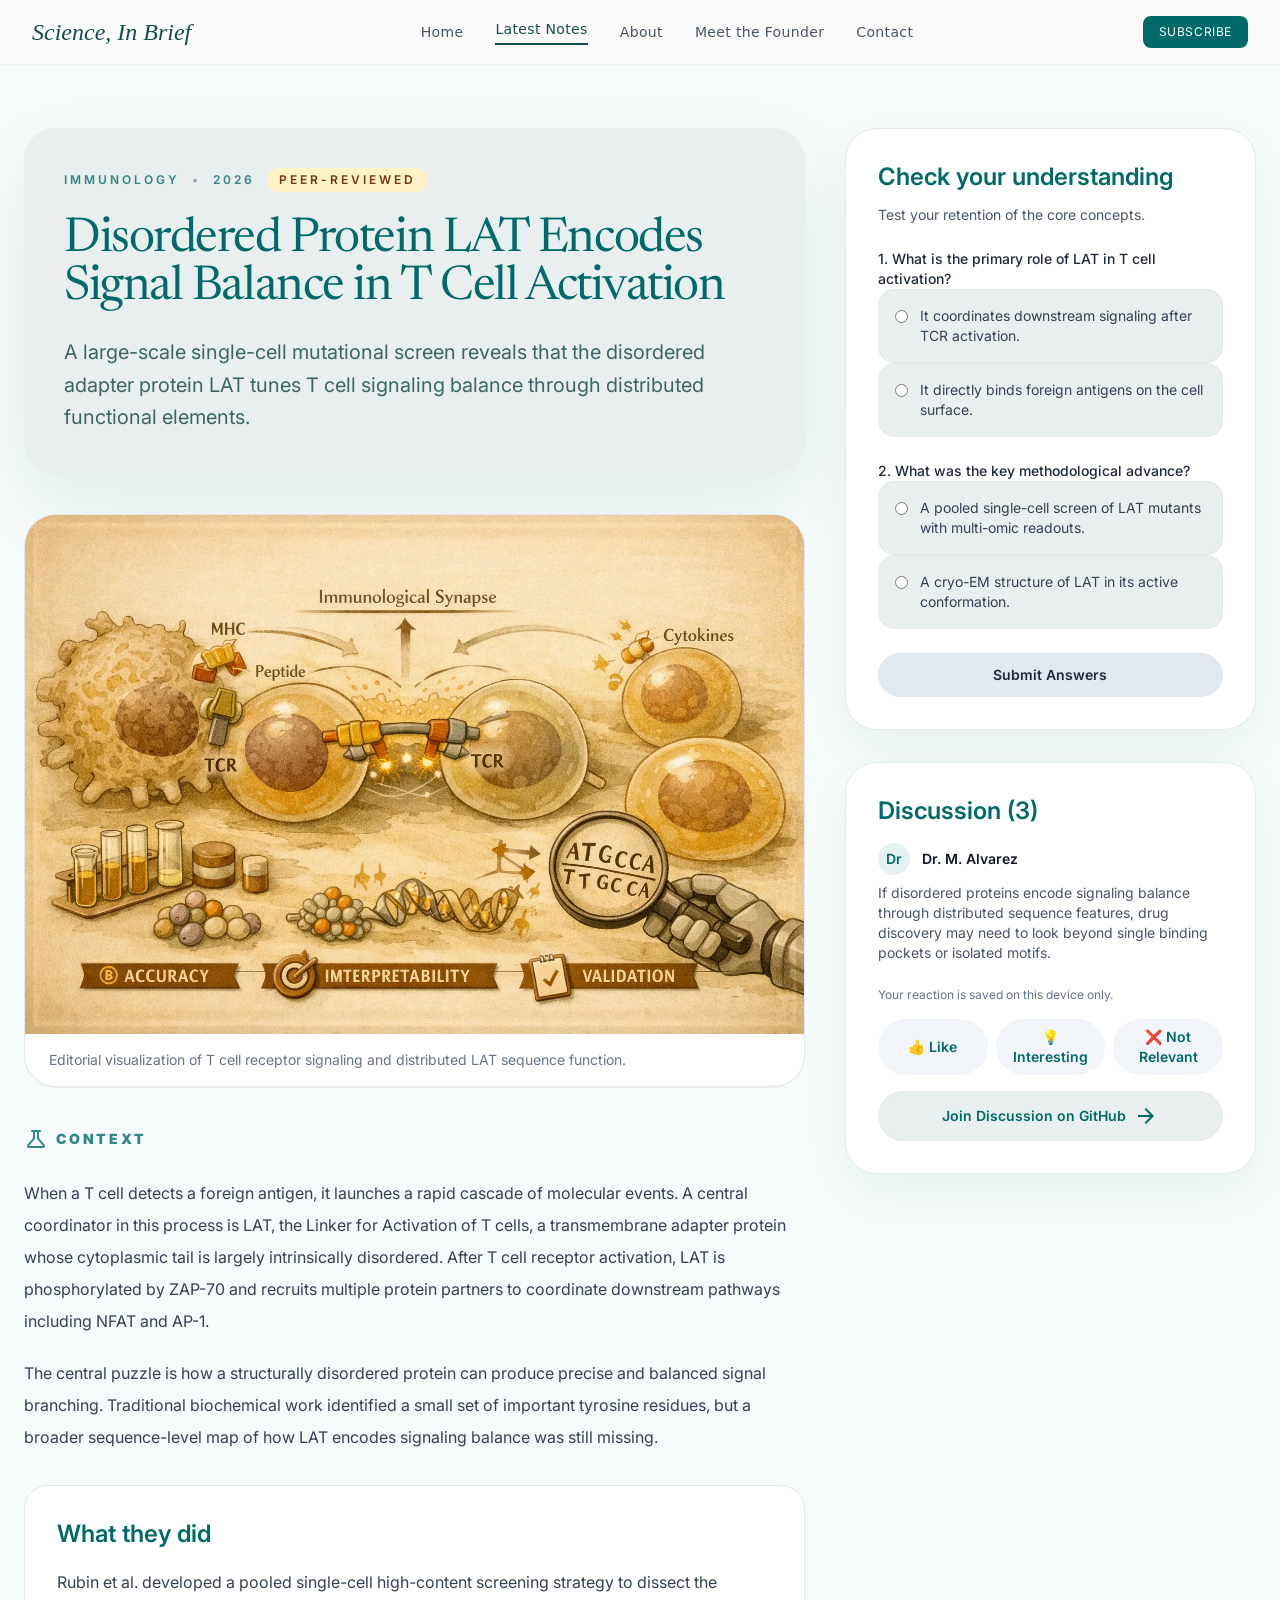
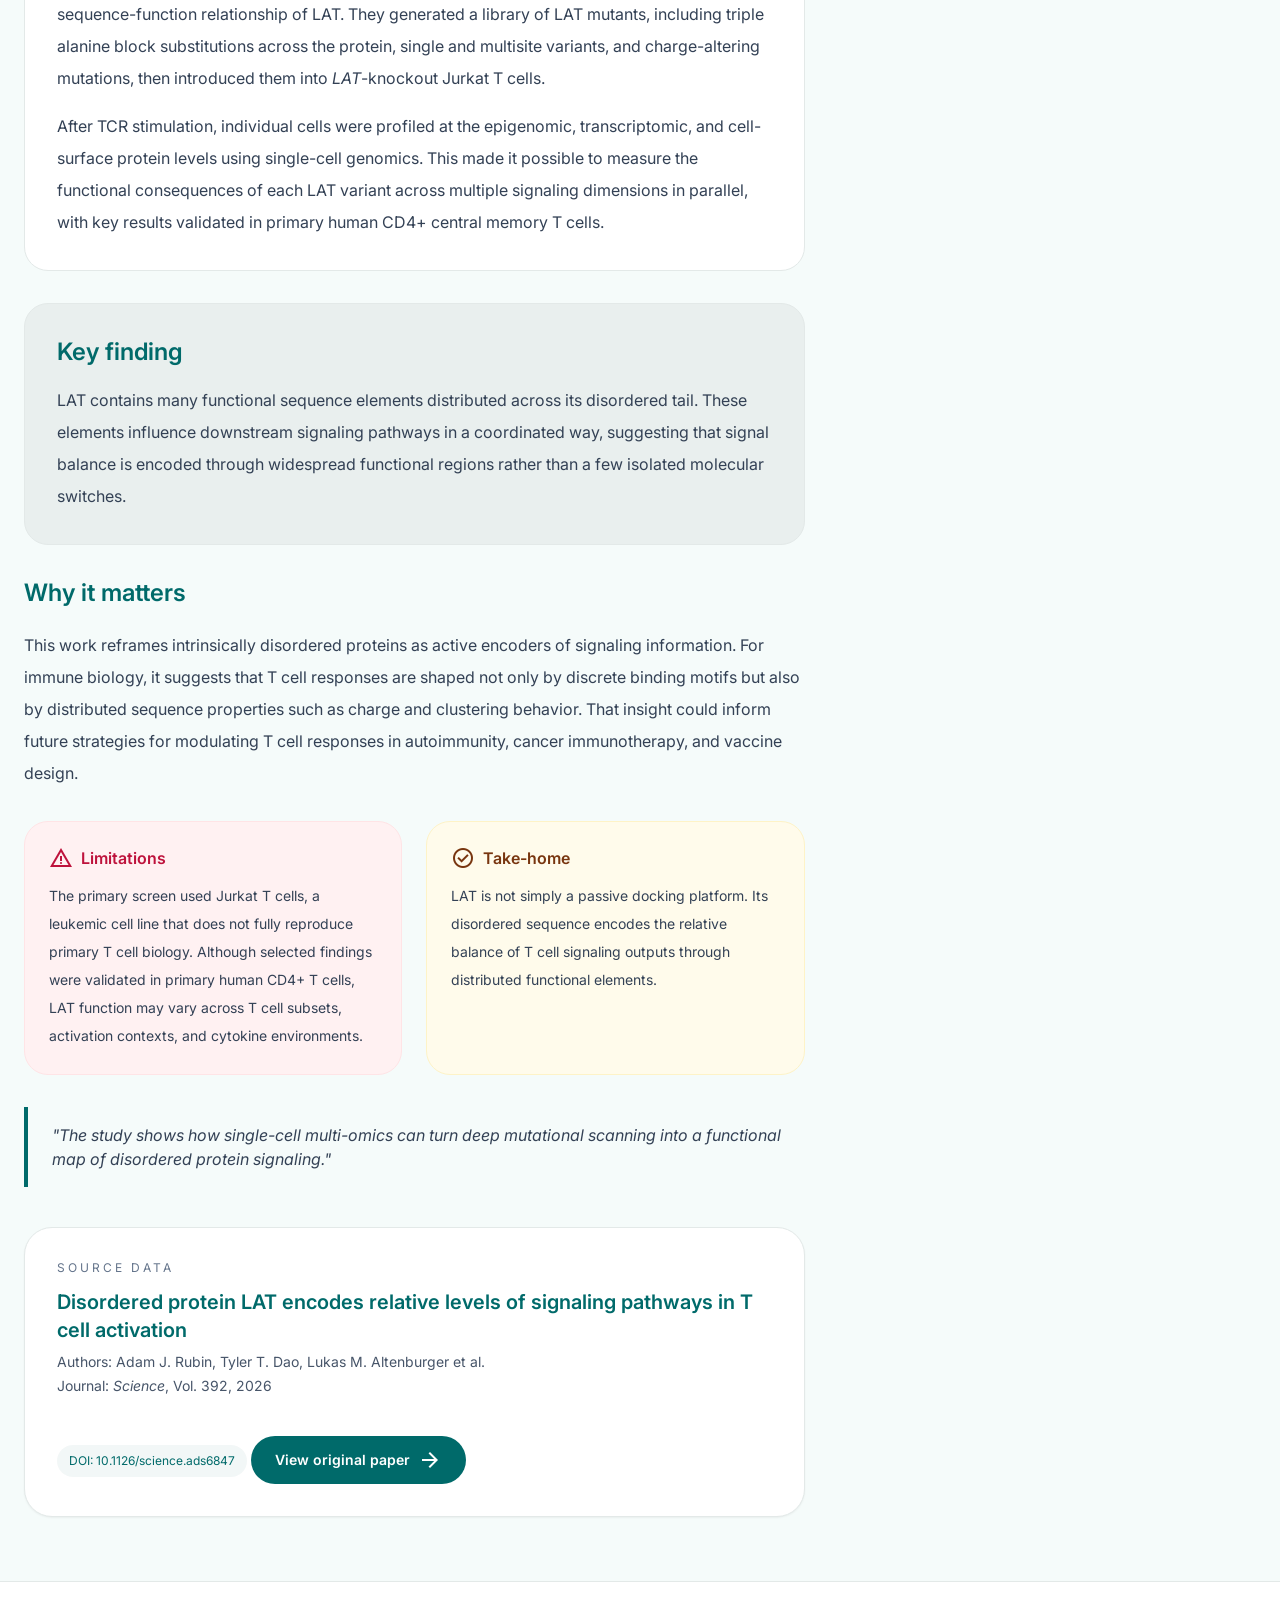
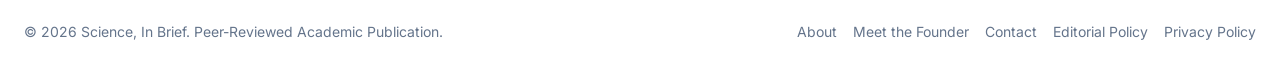
<file: lat-tcell.html>
<!DOCTYPE html>
<html class="light" lang="en">
<head>
<meta charset="utf-8"/>
<meta name="viewport" content="width=device-width, initial-scale=1.0"/>
<title>Disordered Protein LAT Encodes Signal Balance in T Cell Activation | Science, In Brief</title>
<meta name="description" content="A concise brief on how disordered LAT sequence elements tune signaling balance during T cell activation."/>
<link rel="canonical" href="https://www.scienceinbrief.com/lat-tcell.html"/>
<meta property="og:site_name" content="Science, In Brief"/>
<meta property="og:type" content="article"/>
<meta property="og:title" content="Disordered Protein LAT Encodes Signal Balance in T Cell Activation | Science, In Brief"/>
<meta property="og:description" content="A concise brief on how disordered LAT sequence elements tune signaling balance during T cell activation."/>
<meta property="og:url" content="https://www.scienceinbrief.com/lat-tcell.html"/>
<meta property="og:image" content="https://www.scienceinbrief.com/tcell_dual_editorial_art.png"/>
<meta property="og:image:alt" content="Disordered Protein LAT Encodes Signal Balance in T Cell Activation | Science, In Brief"/>
<meta name="twitter:card" content="summary_large_image"/>
<meta name="twitter:title" content="Disordered Protein LAT Encodes Signal Balance in T Cell Activation | Science, In Brief"/>
<meta name="twitter:description" content="A concise brief on how disordered LAT sequence elements tune signaling balance during T cell activation."/>
<meta name="twitter:image" content="https://www.scienceinbrief.com/tcell_dual_editorial_art.png"/>
<link href="site.css" rel="stylesheet"/>
<link href="https://fonts.googleapis.com/css2?family=Inter:wght@300;400;500;600;700&display=swap" rel="stylesheet"/>
<link href="https://fonts.googleapis.com/css2?family=Newsreader:ital,opsz,wght@0,6..72,400;0,6..72,500;0,6..72,600;0,6..72,700;1,6..72,400;1,6..72,500;1,6..72,600;1,6..72,700&display=swap" rel="stylesheet"/>
<link href="https://fonts.googleapis.com/css2?family=Material+Symbols+Outlined:wght,FILL@100..700,0..1&display=swap" rel="stylesheet"/>
<style>
.material-symbols-outlined { font-variation-settings: 'FILL' 0, 'wght' 400, 'GRAD' 0, 'opsz' 24; }
</style>
</head>
<body class="bg-surface text-on-surface font-body antialiased min-h-screen">
<header class="sticky top-0 w-full z-50 bg-stone-50/90 dark:bg-slate-950/90 backdrop-blur-md shadow-sm dark:shadow-none bg-slate-200/50 dark:bg-slate-800/50">
<div class="flex justify-between items-center w-full px-8 py-4 max-w-screen-2xl mx-auto">
<a href="index.html" class="text-2xl font-serif italic font-medium text-teal-900 dark:text-teal-500 font-headline">Science, In Brief</a>
<nav class="hidden md:flex gap-8 items-center">
<a class="text-slate-600 dark:text-slate-400 font-sans tracking-wide text-sm hover:text-teal-700 dark:hover:text-teal-200 transition-all duration-300 scale-100 active:scale-95 transition-transform" href="index.html">Home</a>
<a class="text-teal-900 dark:text-teal-300 border-b-2 border-teal-900 dark:border-teal-300 pb-1 font-sans tracking-wide text-sm hover:text-teal-700 dark:hover:text-teal-200 transition-all duration-300 scale-100 active:scale-95 transition-transform" href="latest.html">Latest Notes</a>
<a class="text-slate-600 dark:text-slate-400 font-sans tracking-wide text-sm hover:text-teal-700 dark:hover:text-teal-200 transition-all duration-300 scale-100 active:scale-95 transition-transform" href="about.html">About</a>
<a class="text-slate-600 dark:text-slate-400 font-sans tracking-wide text-sm hover:text-teal-700 dark:hover:text-teal-200 transition-all duration-300 scale-100 active:scale-95 transition-transform" href="editor.html">Meet the Founder</a>
<a class="text-slate-600 dark:text-slate-400 font-sans tracking-wide text-sm hover:text-teal-700 dark:hover:text-teal-200 transition-all duration-300 scale-100 active:scale-95 transition-transform" href="#contact">Contact</a>
</nav>
<div class="flex items-center gap-4">
<a href="index.html#newsletter" class="bg-primary text-on-primary rounded font-label uppercase tracking-[0.05em] text-xs px-4 py-2 scale-100 active:scale-95 transition-transform inline-flex items-center justify-center">Subscribe</a>
</div>
</div>
</header>
<main class="mx-auto max-w-7xl px-6 py-10 lg:py-16">
<div class="grid gap-10 lg:grid-cols-[1.9fr_1fr] items-start">
<article class="space-y-10">
<div class="bg-surface-container p-10 rounded-[2rem] shadow-[0_30px_80px_rgba(0,77,77,0.08)]">
<div class="flex flex-wrap items-center gap-3 text-xs uppercase tracking-[0.25em] font-semibold text-primary/80 mb-6">
<span>Immunology</span>
<span class="text-slate-400">&bull;</span>
<span>2026</span>
<span class="rounded-full bg-amber-100 px-3 py-1 text-amber-900">Peer-reviewed</span>
</div>
<h1 class="font-headline text-5xl tracking-[-0.03em] text-primary mb-6">Disordered Protein LAT Encodes Signal Balance in T Cell Activation</h1>
<p class="max-w-3xl text-xl text-secondary leading-relaxed">A large-scale single-cell mutational screen reveals that the disordered adapter protein LAT tunes T cell signaling balance through distributed functional elements.</p>
</div>
<figure class="overflow-hidden rounded-[2rem] border border-surface-container-high bg-white shadow-sm">
<img src="tcell_dual_editorial_art.webp" alt="Abstract editorial illustration of T cells with surface receptors and signal particles" class="w-full h-auto object-cover" />
<figcaption class="px-6 py-4 text-sm text-slate-500">Editorial visualization of T cell receptor signaling and distributed LAT sequence function.</figcaption>
</figure>
<section class="space-y-8">
<div class="space-y-5">
<div class="inline-flex items-center gap-2 text-sm font-semibold uppercase tracking-[0.2em] text-primary/80">
<span class="material-symbols-outlined text-base">science</span>
<strong>Context</strong>
</div>
<p class="text-base leading-8 text-slate-700">When a T cell detects a foreign antigen, it launches a rapid cascade of molecular events. A central coordinator in this process is LAT, the Linker for Activation of T cells, a transmembrane adapter protein whose cytoplasmic tail is largely intrinsically disordered. After T cell receptor activation, LAT is phosphorylated by ZAP-70 and recruits multiple protein partners to coordinate downstream pathways including NFAT and AP-1.</p>
<p class="text-base leading-8 text-slate-700">The central puzzle is how a structurally disordered protein can produce precise and balanced signal branching. Traditional biochemical work identified a small set of important tyrosine residues, but a broader sequence-level map of how LAT encodes signaling balance was still missing.</p>
</div>
<div class="rounded-[1.5rem] border border-surface-container-high bg-white p-8">
<h2 class="text-2xl font-semibold text-primary mb-4">What they did</h2>
<p class="text-base leading-8 text-slate-700">Rubin et al. developed a pooled single-cell high-content screening strategy to dissect the sequence-function relationship of LAT. They generated a library of LAT mutants, including triple alanine block substitutions across the protein, single and multisite variants, and charge-altering mutations, then introduced them into <em>LAT</em>-knockout Jurkat T cells.</p>
<p class="text-base leading-8 text-slate-700 mt-4">After TCR stimulation, individual cells were profiled at the epigenomic, transcriptomic, and cell-surface protein levels using single-cell genomics. This made it possible to measure the functional consequences of each LAT variant across multiple signaling dimensions in parallel, with key results validated in primary human CD4+ central memory T cells.</p>
</div>
<div class="rounded-[1.5rem] border border-surface-container-high bg-surface-container p-8">
<h2 class="text-2xl font-semibold text-primary mb-4">Key finding</h2>
<p class="text-base leading-8 text-slate-700">LAT contains many functional sequence elements distributed across its disordered tail. These elements influence downstream signaling pathways in a coordinated way, suggesting that signal balance is encoded through widespread functional regions rather than a few isolated molecular switches.</p>
</div>
<div class="space-y-5">
<h2 class="text-2xl font-semibold text-primary">Why it matters</h2>
<p class="text-base leading-8 text-slate-700">This work reframes intrinsically disordered proteins as active encoders of signaling information. For immune biology, it suggests that T cell responses are shaped not only by discrete binding motifs but also by distributed sequence properties such as charge and clustering behavior. That insight could inform future strategies for modulating T cell responses in autoimmunity, cancer immunotherapy, and vaccine design.</p>
</div>
<div class="grid gap-6 md:grid-cols-2">
<div class="rounded-[1.5rem] border border-rose-100 bg-rose-50 p-6">
<div class="flex items-center gap-2 text-rose-700 font-semibold mb-3"><span class="material-symbols-outlined">warning</span>Limitations</div>
<p class="text-sm leading-7 text-slate-700">The primary screen used Jurkat T cells, a leukemic cell line that does not fully reproduce primary T cell biology. Although selected findings were validated in primary human CD4+ T cells, LAT function may vary across T cell subsets, activation contexts, and cytokine environments.</p>
</div>
<div class="rounded-[1.5rem] border border-amber-100 bg-amber-50 p-6">
<div class="flex items-center gap-2 text-amber-900 font-semibold mb-3"><span class="material-symbols-outlined">check_circle</span>Take-home</div>
<p class="text-sm leading-7 text-slate-700">LAT is not simply a passive docking platform. Its disordered sequence encodes the relative balance of T cell signaling outputs through distributed functional elements.</p>
</div>
</div>
<div class="border-l-4 border-primary pl-6 py-4">
<p class="text-base italic text-slate-700">"The study shows how single-cell multi-omics can turn deep mutational scanning into a functional map of disordered protein signaling."</p>
</div>
</section>
<div class="rounded-[1.75rem] border border-surface-container-high bg-white p-8 shadow-sm">
<div class="text-xs uppercase tracking-[0.25em] text-slate-500 mb-3">Source Data</div>
<h2 class="text-xl font-semibold text-primary mb-2">Disordered protein LAT encodes relative levels of signaling pathways in T cell activation</h2>
<p class="text-sm text-slate-600 mb-1">Authors: Adam J. Rubin, Tyler T. Dao, Lukas M. Altenburger et al.</p>
<p class="text-sm text-slate-600 mb-4">Journal: <em>Science</em>, Vol. 392, 2026</p>
<div class="inline-flex items-center gap-2 rounded-full bg-primary/5 px-3 py-2 text-xs text-primary">DOI: 10.1126/science.ads6847</div>
<a class="mt-6 inline-flex items-center gap-2 rounded-full bg-primary px-6 py-3 text-sm font-semibold text-on-primary hover:bg-teal-700 transition" href="https://doi.org/10.1126/science.ads6847" target="_blank" rel="noopener noreferrer">
View original paper
<span class="material-symbols-outlined">arrow_forward</span>
</a>
</div>
</article>
<aside class="space-y-8">
<div class="rounded-[2rem] border border-surface-container-high bg-white p-8 shadow-[0_18px_50px_rgba(0,77,77,0.06)]">
<h3 class="font-semibold text-2xl text-primary mb-3">Check your understanding</h3>
<p class="text-sm text-slate-600 mb-6">Test your retention of the core concepts.</p>
<form class="space-y-6">
<fieldset>
<legend class="text-sm font-medium text-slate-800">1. What is the primary role of LAT in T cell activation?</legend>
<label class="flex items-start gap-3 rounded-2xl border border-surface-container-high bg-surface-container p-4 cursor-pointer">
<input type="radio" name="q1" value="a" class="mt-1 text-primary"/>
<span class="text-sm text-slate-700">It coordinates downstream signaling after TCR activation.</span>
</label>
<label class="flex items-start gap-3 rounded-2xl border border-surface-container-high bg-surface-container p-4 cursor-pointer">
<input type="radio" name="q1" value="b" class="mt-1 text-primary"/>
<span class="text-sm text-slate-700">It directly binds foreign antigens on the cell surface.</span>
</label>
</fieldset>
<fieldset>
<legend class="text-sm font-medium text-slate-800">2. What was the key methodological advance?</legend>
<label class="flex items-start gap-3 rounded-2xl border border-surface-container-high bg-surface-container p-4 cursor-pointer">
<input type="radio" name="q2" value="a" class="mt-1 text-primary"/>
<span class="text-sm text-slate-700">A pooled single-cell screen of LAT mutants with multi-omic readouts.</span>
</label>
<label class="flex items-start gap-3 rounded-2xl border border-surface-container-high bg-surface-container p-4 cursor-pointer">
<input type="radio" name="q2" value="b" class="mt-1 text-primary"/>
<span class="text-sm text-slate-700">A cryo-EM structure of LAT in its active conformation.</span>
</label>
</fieldset>
<button type="button" class="w-full rounded-full bg-slate-200 px-4 py-3 text-sm font-semibold text-slate-800 hover:bg-slate-300 transition">Submit Answers</button>
</form>
</div>
<div class="rounded-[2rem] border border-surface-container-high bg-white p-8 shadow-[0_18px_50px_rgba(0,77,77,0.06)]">
<h3 class="font-semibold text-2xl text-primary mb-4">Discussion (3)</h3>
<div class="space-y-6">
<div class="space-y-2">
<div class="flex items-center gap-3 text-sm font-semibold text-slate-900">
<span class="inline-flex h-8 w-8 items-center justify-center rounded-full bg-primary/10 text-primary">Dr</span>
<span>Dr. M. Alvarez</span>
</div>
<p class="text-sm text-slate-600">If disordered proteins encode signaling balance through distributed sequence features, drug discovery may need to look beyond single binding pockets or isolated motifs.</p>
</div>
</div>
<div id="reactions-container" class="mt-6 space-y-4">
  <div class="flex gap-2">
    <button class="like-btn flex-1 rounded-full bg-slate-100 px-4 py-2 text-sm font-semibold text-primary hover:bg-slate-200 transition">👍 Like</button>
    <button class="interesting-btn flex-1 rounded-full bg-slate-100 px-4 py-2 text-sm font-semibold text-primary hover:bg-slate-200 transition">💡 Interesting</button>
    <button class="not-relevant-btn flex-1 rounded-full bg-slate-100 px-4 py-2 text-sm font-semibold text-primary hover:bg-slate-200 transition">❌ Not Relevant</button>
  </div>
  <a href="https://github.com/emiprimo-cmd/science-in-brief/issues/new" target="_blank" rel="noopener noreferrer" class="inline-flex w-full items-center justify-center rounded-full border border-surface-container-high bg-surface-container px-4 py-3 text-sm font-semibold text-primary transition hover:bg-slate-100">
    Join Discussion on GitHub
    <span class="material-symbols-outlined ml-2">arrow_forward</span>
  </a>
</div>
</div>
</aside>
</div>
</main>
<footer id="contact" class="border-t border-surface-container-high bg-white py-10">
<div class="mx-auto max-w-7xl px-6 flex flex-col gap-6 lg:flex-row lg:items-center lg:justify-between text-sm text-slate-500">
<p>&copy; 2026 Science, In Brief. Peer-Reviewed Academic Publication.</p>
<div class="flex flex-wrap gap-4">
<a href="about.html" class="hover:text-primary">About</a>
<a href="editor.html" class="hover:text-primary">Meet the Founder</a>
<a href="#contact" class="hover:text-primary">Contact</a>
<a href="editorial-policy.html" class="hover:text-primary">Editorial Policy</a>
<a href="privacy-policy.html" class="hover:text-primary">Privacy Policy</a>
</div>
</div>
</footer>
<script>
const quizButton = document.querySelector('form button[type="button"]');
if (quizButton) {
  quizButton.addEventListener('click', () => {
    const q1 = document.querySelector('input[name="q1"]:checked');
    const q2 = document.querySelector('input[name="q2"]:checked');
    if (!q1 || !q2) {
      alert('Please answer both questions before submitting.');
      return;
    }
    let score = 0;
    if (q1.value === 'a') score++;
    if (q2.value === 'a') score++;
    const message = score === 2
      ? '\u2713 Perfect! You understood the core concepts.'
      : score === 1
      ? '\u25cf Good effort! You got 1 out of 2 correct.'
      : '\u2715 Review the article and try again.';
    alert(`Quiz Results: ${score}/2\n\n${message}`);
  });
}
</script><script src="reactions.js"></script><script src="mobile-nav.js"></script>
</body>
</html>
</file>
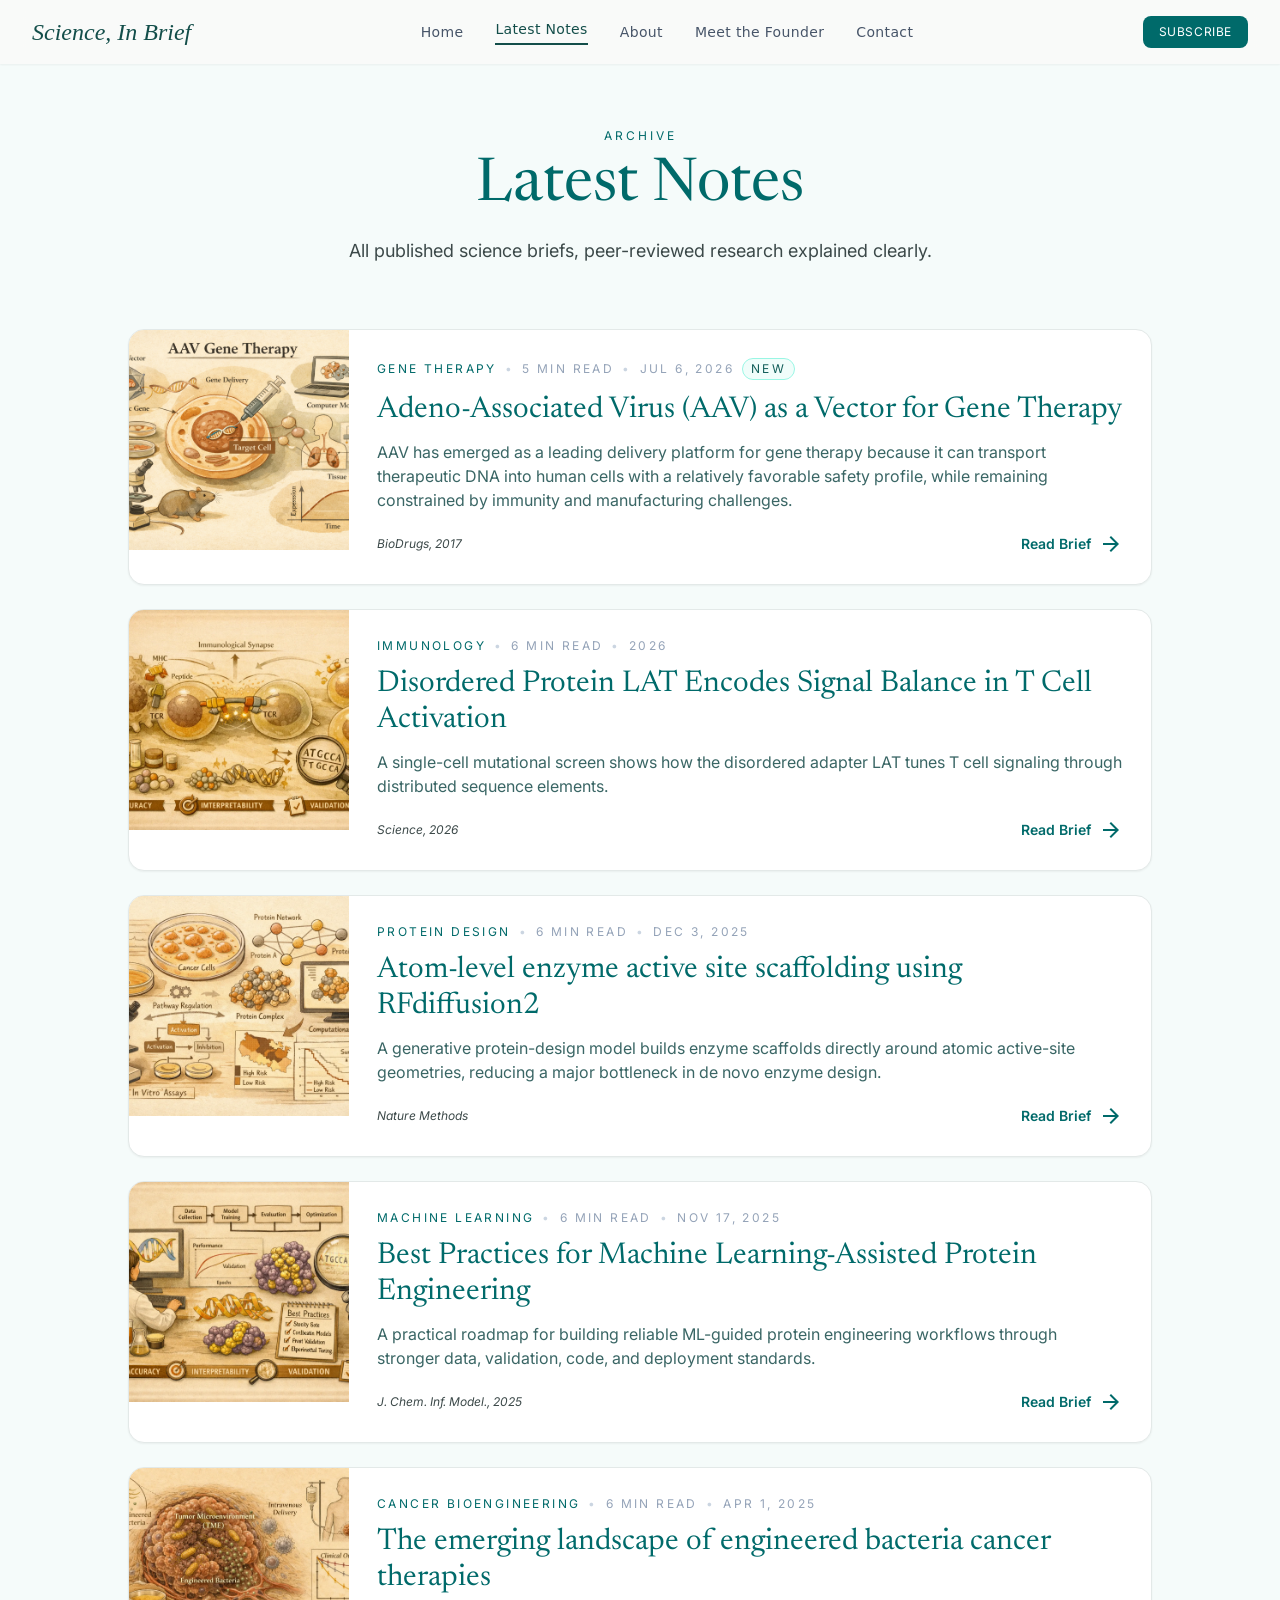
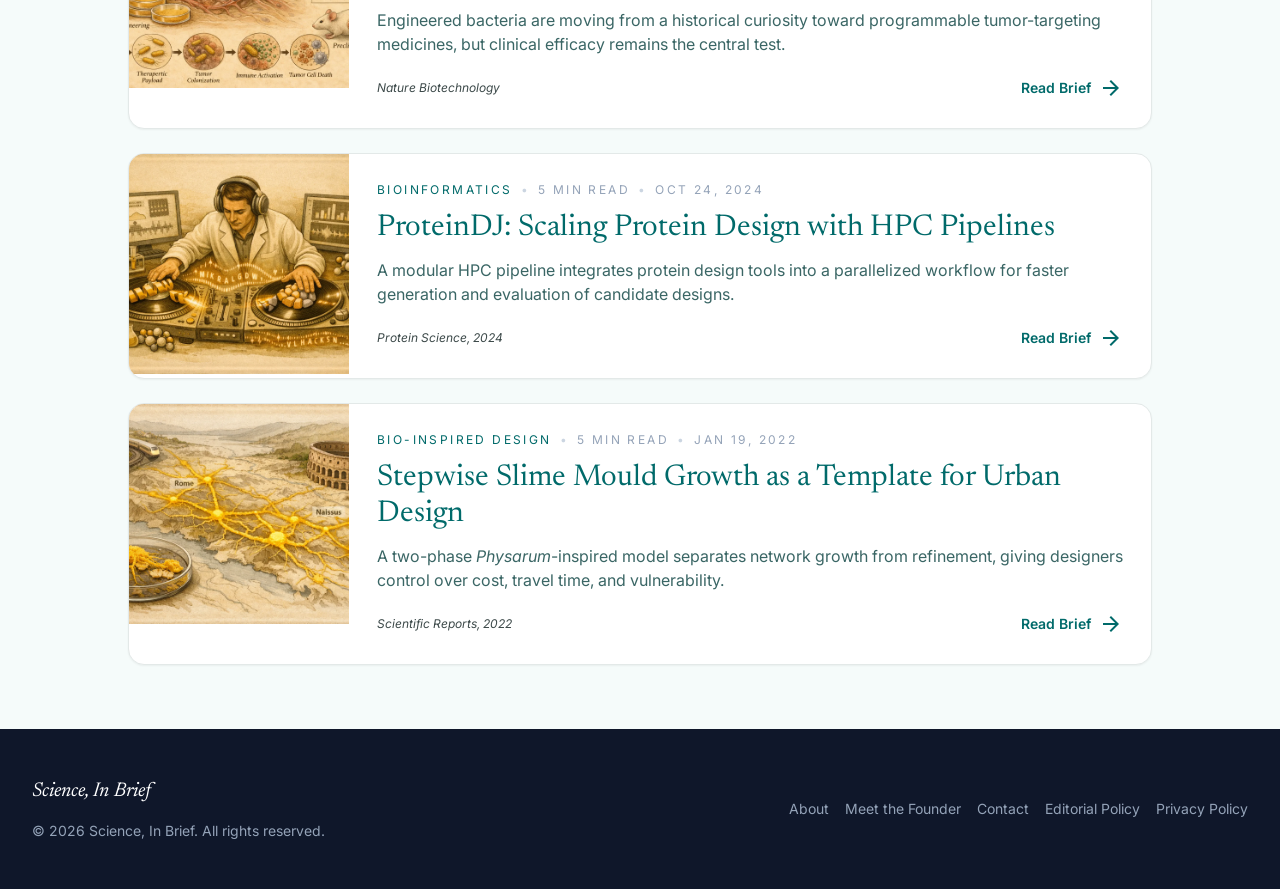
<file: latest.html>
<!DOCTYPE html>
<html class="light" lang="en">
<head>
<meta charset="utf-8"/>
<meta content="width=device-width, initial-scale=1.0" name="viewport"/>
<title>Latest Notes | Science, In Brief</title>
<meta name="description" content="Browse the latest Science, In Brief notes on peer-reviewed biotech, microbiology, protein engineering, and life science research."/>
<link rel="canonical" href="https://www.scienceinbrief.com/latest.html"/>
<meta property="og:site_name" content="Science, In Brief"/>
<meta property="og:type" content="website"/>
<meta property="og:title" content="Latest Notes | Science, In Brief"/>
<meta property="og:description" content="Browse the latest Science, In Brief notes on peer-reviewed biotech, microbiology, protein engineering, and life science research."/>
<meta property="og:url" content="https://www.scienceinbrief.com/latest.html"/>
<meta property="og:image" content="https://www.scienceinbrief.com/Stepwise_slime.png"/>
<meta property="og:image:alt" content="Latest Notes | Science, In Brief"/>
<meta name="twitter:card" content="summary_large_image"/>
<meta name="twitter:title" content="Latest Notes | Science, In Brief"/>
<meta name="twitter:description" content="Browse the latest Science, In Brief notes on peer-reviewed biotech, microbiology, protein engineering, and life science research."/>
<meta name="twitter:image" content="https://www.scienceinbrief.com/Stepwise_slime.png"/>
<link href="site.css" rel="stylesheet"/>
<link href="https://fonts.googleapis.com/css2?family=Newsreader:ital,opsz,wght@0,6..72,200..800;1,6..72,200..800&family=Inter:wght@300;400;500;600;700&display=swap" rel="stylesheet"/>
<link href="https://fonts.googleapis.com/css2?family=Material+Symbols+Outlined:wght,FILL@100..700,0..1&display=swap" rel="stylesheet"/>
</head>
<body class="font-body text-on-surface antialiased bg-background min-h-screen flex flex-col">
<header class="sticky top-0 w-full z-50 bg-stone-50/90 dark:bg-slate-950/90 backdrop-blur-md shadow-sm dark:shadow-none bg-slate-200/50 dark:bg-slate-800/50">
<div class="flex justify-between items-center w-full px-8 py-4 max-w-screen-2xl mx-auto">
<a href="index.html" class="text-2xl font-serif italic font-medium text-teal-900 dark:text-teal-500 font-headline">Science, In Brief</a>
<nav class="hidden md:flex gap-8 items-center">
<a class="text-slate-600 dark:text-slate-400 font-sans tracking-wide text-sm hover:text-teal-700 dark:hover:text-teal-200 transition-all duration-300 scale-100 active:scale-95 transition-transform" href="index.html">Home</a>
<a class="text-teal-900 dark:text-teal-300 border-b-2 border-teal-900 dark:border-teal-300 pb-1 font-sans tracking-wide text-sm hover:text-teal-700 dark:hover:text-teal-200 transition-all duration-300 scale-100 active:scale-95 transition-transform" href="latest.html">Latest Notes</a>
<a class="text-slate-600 dark:text-slate-400 font-sans tracking-wide text-sm hover:text-teal-700 dark:hover:text-teal-200 transition-all duration-300 scale-100 active:scale-95 transition-transform" href="about.html">About</a>
<a class="text-slate-600 dark:text-slate-400 font-sans tracking-wide text-sm hover:text-teal-700 dark:hover:text-teal-200 transition-all duration-300 scale-100 active:scale-95 transition-transform" href="editor.html">Meet the Founder</a>
<a class="text-slate-600 dark:text-slate-400 font-sans tracking-wide text-sm hover:text-teal-700 dark:hover:text-teal-200 transition-all duration-300 scale-100 active:scale-95 transition-transform" href="#contact">Contact</a>
</nav>
<div class="flex items-center gap-4">
<a href="index.html#newsletter" class="bg-primary text-on-primary rounded font-label uppercase tracking-[0.05em] text-xs px-4 py-2 scale-100 active:scale-95 transition-transform inline-flex items-center justify-center">Subscribe</a>
</div>
</div>
</header>
<main class="flex-grow w-full max-w-screen-2xl mx-auto px-4 sm:px-8 py-16">
<div class="max-w-3xl mx-auto text-center mb-16">
<p class="text-xs font-label uppercase tracking-[0.25em] text-primary mb-3">Archive</p>
<h1 class="font-headline text-5xl md:text-6xl text-primary mb-5">Latest Notes</h1>
<p class="text-lg text-on-surface-variant leading-relaxed">All published science briefs, peer-reviewed research explained clearly.</p>
</div>
<div id="briefs-list" class="max-w-5xl mx-auto space-y-6"></div>
</main>
<footer id="contact" class="w-full py-12 px-8 bg-slate-900 text-white mt-auto">
<div class="max-w-7xl mx-auto grid grid-cols-1 md:grid-cols-2 gap-8 items-center">
<div>
<div class="font-headline text-xl italic text-white mb-4">Science, In Brief</div>
<p class="font-body text-sm text-slate-400">&copy; 2026 Science, In Brief. All rights reserved.</p>
</div>
<nav class="flex flex-wrap gap-4 md:justify-end">
<a class="font-body text-sm text-slate-400 hover:text-teal-400 transition-all" href="about.html">About</a>
<a class="font-body text-sm text-slate-400 hover:text-teal-400 transition-all" href="editor.html">Meet the Founder</a>
<a class="font-body text-sm text-slate-400 hover:text-teal-400 transition-all" href="#contact">Contact</a>
<a class="font-body text-sm text-slate-400 hover:text-teal-400 transition-all" href="editorial-policy.html">Editorial Policy</a>
<a class="font-body text-sm text-slate-400 hover:text-teal-400 transition-all" href="privacy-policy.html">Privacy Policy</a>
</nav>
</div>
</footer>
<script src="briefs-data.js"></script>
<script>
renderLatestNotes("briefs-list");
</script>
<script src="mobile-nav.js"></script>
</body>
</html>
</file>
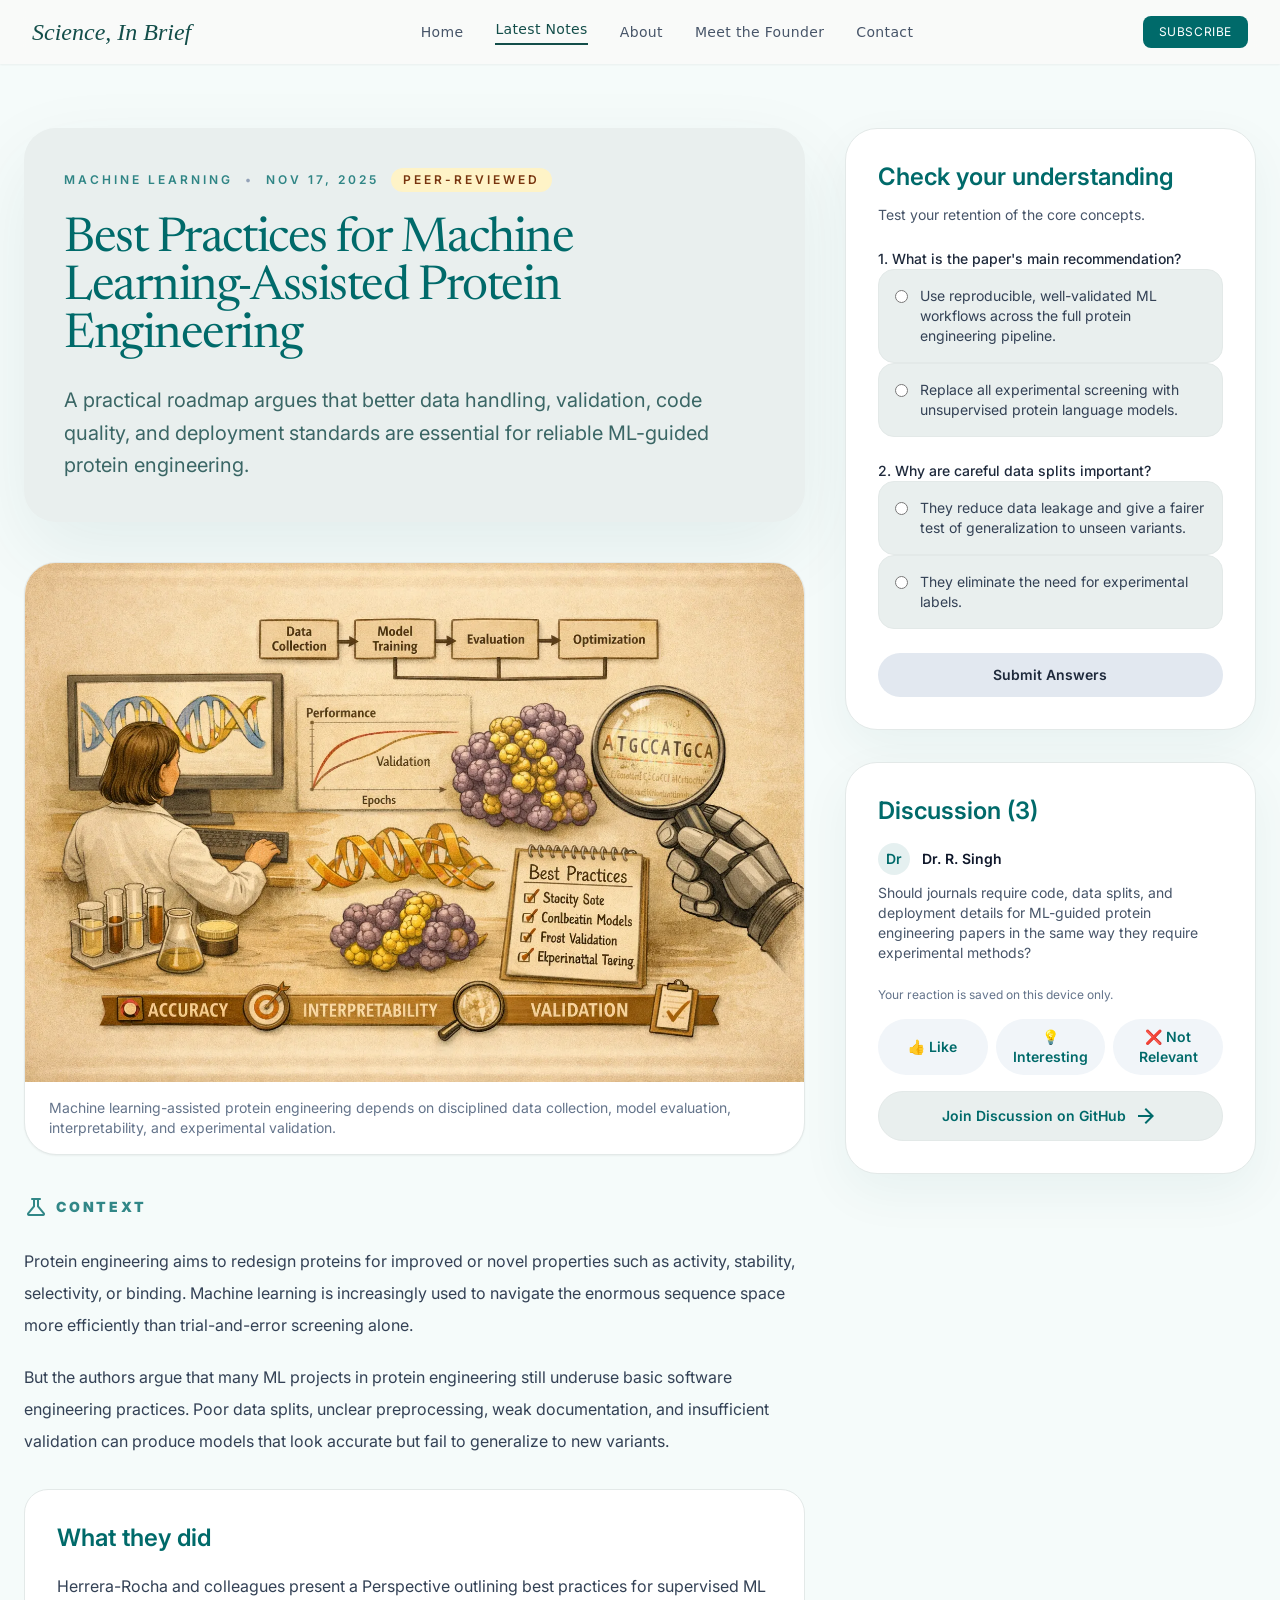
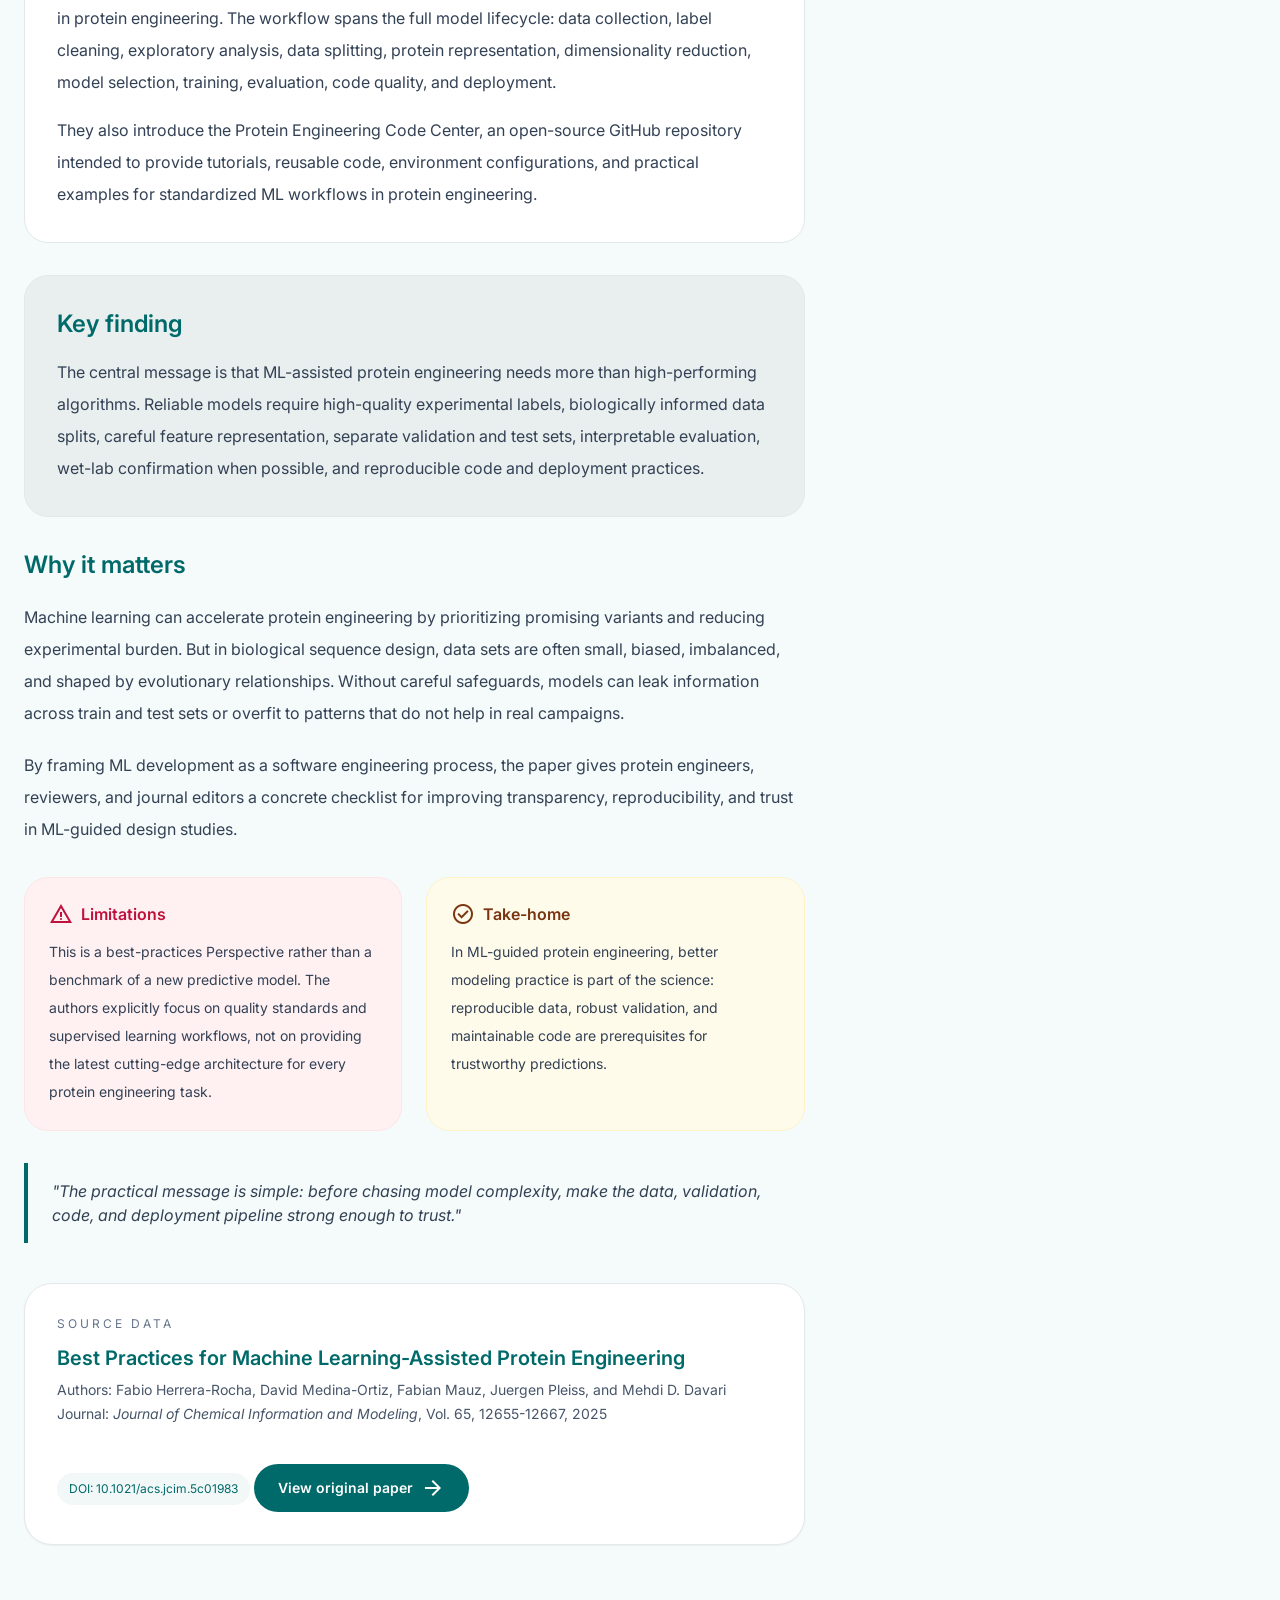
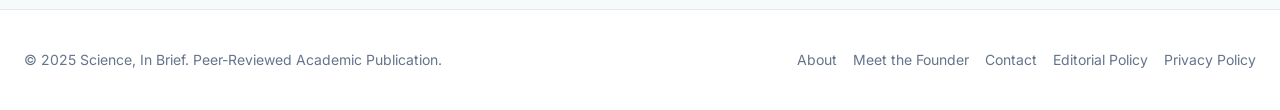
<file: ml-protein-engineering.html>
<!DOCTYPE html>
<html class="light" lang="en">
<head>
<meta charset="utf-8"/>
<meta name="viewport" content="width=device-width, initial-scale=1.0"/>
<title>Best Practices for Machine Learning-Assisted Protein Engineering | Science, In Brief</title>
<meta name="description" content="A concise brief on best practices for reliable machine learning-assisted protein engineering workflows."/>
<link rel="canonical" href="https://www.scienceinbrief.com/ml-protein-engineering.html"/>
<meta property="og:site_name" content="Science, In Brief"/>
<meta property="og:type" content="article"/>
<meta property="og:title" content="Best Practices for Machine Learning-Assisted Protein Engineering | Science, In Brief"/>
<meta property="og:description" content="A concise brief on best practices for reliable machine learning-assisted protein engineering workflows."/>
<meta property="og:url" content="https://www.scienceinbrief.com/ml-protein-engineering.html"/>
<meta property="og:image" content="https://www.scienceinbrief.com/ML_protein.png"/>
<meta property="og:image:alt" content="Best Practices for Machine Learning-Assisted Protein Engineering | Science, In Brief"/>
<meta name="twitter:card" content="summary_large_image"/>
<meta name="twitter:title" content="Best Practices for Machine Learning-Assisted Protein Engineering | Science, In Brief"/>
<meta name="twitter:description" content="A concise brief on best practices for reliable machine learning-assisted protein engineering workflows."/>
<meta name="twitter:image" content="https://www.scienceinbrief.com/ML_protein.png"/>
<link href="site.css" rel="stylesheet"/>
<link href="https://fonts.googleapis.com/css2?family=Inter:wght@300;400;500;600;700&display=swap" rel="stylesheet"/>
<link href="https://fonts.googleapis.com/css2?family=Newsreader:ital,opsz,wght@0,6..72,400;0,6..72,500;0,6..72,600;0,6..72,700;1,6..72,400;1,6..72,500;1,6..72,600;1,6..72,700&display=swap" rel="stylesheet"/>
<link href="https://fonts.googleapis.com/css2?family=Material+Symbols+Outlined:wght,FILL@100..700,0..1&display=swap" rel="stylesheet"/>
<style>
.material-symbols-outlined { font-variation-settings: 'FILL' 0, 'wght' 400, 'GRAD' 0, 'opsz' 24; }
</style>
</head>
<body class="bg-surface text-on-surface font-body antialiased min-h-screen">
<header class="sticky top-0 w-full z-50 bg-stone-50/90 dark:bg-slate-950/90 backdrop-blur-md shadow-sm dark:shadow-none bg-slate-200/50 dark:bg-slate-800/50">
<div class="flex justify-between items-center w-full px-8 py-4 max-w-screen-2xl mx-auto">
<a href="index.html" class="text-2xl font-serif italic font-medium text-teal-900 dark:text-teal-500 font-headline">Science, In Brief</a>
<nav class="hidden md:flex gap-8 items-center">
<a class="text-slate-600 dark:text-slate-400 font-sans tracking-wide text-sm hover:text-teal-700 dark:hover:text-teal-200 transition-all duration-300 scale-100 active:scale-95 transition-transform" href="index.html">Home</a>
<a class="text-teal-900 dark:text-teal-300 border-b-2 border-teal-900 dark:border-teal-300 pb-1 font-sans tracking-wide text-sm hover:text-teal-700 dark:hover:text-teal-200 transition-all duration-300 scale-100 active:scale-95 transition-transform" href="latest.html">Latest Notes</a>
<a class="text-slate-600 dark:text-slate-400 font-sans tracking-wide text-sm hover:text-teal-700 dark:hover:text-teal-200 transition-all duration-300 scale-100 active:scale-95 transition-transform" href="about.html">About</a>
<a class="text-slate-600 dark:text-slate-400 font-sans tracking-wide text-sm hover:text-teal-700 dark:hover:text-teal-200 transition-all duration-300 scale-100 active:scale-95 transition-transform" href="editor.html">Meet the Founder</a>
<a class="text-slate-600 dark:text-slate-400 font-sans tracking-wide text-sm hover:text-teal-700 dark:hover:text-teal-200 transition-all duration-300 scale-100 active:scale-95 transition-transform" href="#contact">Contact</a>
</nav>
<div class="flex items-center gap-4">
<a href="index.html#newsletter" class="bg-primary text-on-primary rounded font-label uppercase tracking-[0.05em] text-xs px-4 py-2 scale-100 active:scale-95 transition-transform inline-flex items-center justify-center">Subscribe</a>
</div>
</div>
</header>
<main class="mx-auto max-w-7xl px-6 py-10 lg:py-16">
<div class="grid gap-10 lg:grid-cols-[1.9fr_1fr] items-start">
<article class="space-y-10">
<div class="bg-surface-container p-10 rounded-[2rem] shadow-[0_30px_80px_rgba(0,77,77,0.08)]">
<div class="flex flex-wrap items-center gap-3 text-xs uppercase tracking-[0.25em] font-semibold text-primary/80 mb-6">
<span>Machine Learning</span>
<span class="text-slate-400">&bull;</span>
<span>Nov 17, 2025</span>
<span class="rounded-full bg-amber-100 px-3 py-1 text-amber-900">Peer-reviewed</span>
</div>
<h1 class="font-headline text-5xl tracking-[-0.03em] text-primary mb-6">Best Practices for Machine Learning-Assisted Protein Engineering</h1>
<p class="max-w-3xl text-xl text-secondary leading-relaxed">A practical roadmap argues that better data handling, validation, code quality, and deployment standards are essential for reliable ML-guided protein engineering.</p>
</div>
<figure class="overflow-hidden rounded-[2rem] border border-surface-container-high bg-white shadow-sm">
<img src="ML_protein.webp" alt="Illustration of a machine learning workflow for protein engineering with data collection, model training, evaluation, optimization, DNA, proteins, and validation notes" class="w-full h-auto object-cover" />
<figcaption class="px-6 py-4 text-sm text-slate-500">Machine learning-assisted protein engineering depends on disciplined data collection, model evaluation, interpretability, and experimental validation.</figcaption>
</figure>
<section class="space-y-8">
<div class="space-y-5">
<div class="inline-flex items-center gap-2 text-sm font-semibold uppercase tracking-[0.2em] text-primary/80">
<span class="material-symbols-outlined text-base">science</span>
<strong>Context</strong>
</div>
<p class="text-base leading-8 text-slate-700">Protein engineering aims to redesign proteins for improved or novel properties such as activity, stability, selectivity, or binding. Machine learning is increasingly used to navigate the enormous sequence space more efficiently than trial-and-error screening alone.</p>
<p class="text-base leading-8 text-slate-700">But the authors argue that many ML projects in protein engineering still underuse basic software engineering practices. Poor data splits, unclear preprocessing, weak documentation, and insufficient validation can produce models that look accurate but fail to generalize to new variants.</p>
</div>
<div class="rounded-[1.5rem] border border-surface-container-high bg-white p-8">
<h2 class="text-2xl font-semibold text-primary mb-4">What they did</h2>
<p class="text-base leading-8 text-slate-700">Herrera-Rocha and colleagues present a Perspective outlining best practices for supervised ML in protein engineering. The workflow spans the full model lifecycle: data collection, label cleaning, exploratory analysis, data splitting, protein representation, dimensionality reduction, model selection, training, evaluation, code quality, and deployment.</p>
<p class="text-base leading-8 text-slate-700 mt-4">They also introduce the Protein Engineering Code Center, an open-source GitHub repository intended to provide tutorials, reusable code, environment configurations, and practical examples for standardized ML workflows in protein engineering.</p>
</div>
<div class="rounded-[1.5rem] border border-surface-container-high bg-surface-container p-8">
<h2 class="text-2xl font-semibold text-primary mb-4">Key finding</h2>
<p class="text-base leading-8 text-slate-700">The central message is that ML-assisted protein engineering needs more than high-performing algorithms. Reliable models require high-quality experimental labels, biologically informed data splits, careful feature representation, separate validation and test sets, interpretable evaluation, wet-lab confirmation when possible, and reproducible code and deployment practices.</p>
</div>
<div class="space-y-5">
<h2 class="text-2xl font-semibold text-primary">Why it matters</h2>
<p class="text-base leading-8 text-slate-700">Machine learning can accelerate protein engineering by prioritizing promising variants and reducing experimental burden. But in biological sequence design, data sets are often small, biased, imbalanced, and shaped by evolutionary relationships. Without careful safeguards, models can leak information across train and test sets or overfit to patterns that do not help in real campaigns.</p>
<p class="text-base leading-8 text-slate-700">By framing ML development as a software engineering process, the paper gives protein engineers, reviewers, and journal editors a concrete checklist for improving transparency, reproducibility, and trust in ML-guided design studies.</p>
</div>
<div class="grid gap-6 md:grid-cols-2">
<div class="rounded-[1.5rem] border border-rose-100 bg-rose-50 p-6">
<div class="flex items-center gap-2 text-rose-700 font-semibold mb-3"><span class="material-symbols-outlined">warning</span>Limitations</div>
<p class="text-sm leading-7 text-slate-700">This is a best-practices Perspective rather than a benchmark of a new predictive model. The authors explicitly focus on quality standards and supervised learning workflows, not on providing the latest cutting-edge architecture for every protein engineering task.</p>
</div>
<div class="rounded-[1.5rem] border border-amber-100 bg-amber-50 p-6">
<div class="flex items-center gap-2 text-amber-900 font-semibold mb-3"><span class="material-symbols-outlined">check_circle</span>Take-home</div>
<p class="text-sm leading-7 text-slate-700">In ML-guided protein engineering, better modeling practice is part of the science: reproducible data, robust validation, and maintainable code are prerequisites for trustworthy predictions.</p>
</div>
</div>
<div class="border-l-4 border-primary pl-6 py-4">
<p class="text-base italic text-slate-700">"The practical message is simple: before chasing model complexity, make the data, validation, code, and deployment pipeline strong enough to trust."</p>
</div>
</section>
<div class="rounded-[1.75rem] border border-surface-container-high bg-white p-8 shadow-sm">
<div class="text-xs uppercase tracking-[0.25em] text-slate-500 mb-3">Source Data</div>
<h2 class="text-xl font-semibold text-primary mb-2">Best Practices for Machine Learning-Assisted Protein Engineering</h2>
<p class="text-sm text-slate-600 mb-1">Authors: Fabio Herrera-Rocha, David Medina-Ortiz, Fabian Mauz, Juergen Pleiss, and Mehdi D. Davari</p>
<p class="text-sm text-slate-600 mb-4">Journal: <em>Journal of Chemical Information and Modeling</em>, Vol. 65, 12655-12667, 2025</p>
<div class="inline-flex items-center gap-2 rounded-full bg-primary/5 px-3 py-2 text-xs text-primary">DOI: 10.1021/acs.jcim.5c01983</div>
<a class="mt-6 inline-flex items-center gap-2 rounded-full bg-primary px-6 py-3 text-sm font-semibold text-on-primary hover:bg-teal-700 transition" href="https://doi.org/10.1021/acs.jcim.5c01983" target="_blank" rel="noopener noreferrer">
View original paper
<span class="material-symbols-outlined">arrow_forward</span>
</a>
</div>
</article>
<aside class="space-y-8">
<div class="rounded-[2rem] border border-surface-container-high bg-white p-8 shadow-[0_18px_50px_rgba(0,77,77,0.06)]">
<h3 class="font-semibold text-2xl text-primary mb-3">Check your understanding</h3>
<p class="text-sm text-slate-600 mb-6">Test your retention of the core concepts.</p>
<form class="space-y-6">
<fieldset>
<legend class="text-sm font-medium text-slate-800">1. What is the paper's main recommendation?</legend>
<label class="flex items-start gap-3 rounded-2xl border border-surface-container-high bg-surface-container p-4 cursor-pointer">
<input type="radio" name="q1" value="a" class="mt-1 text-primary"/>
<span class="text-sm text-slate-700">Use reproducible, well-validated ML workflows across the full protein engineering pipeline.</span>
</label>
<label class="flex items-start gap-3 rounded-2xl border border-surface-container-high bg-surface-container p-4 cursor-pointer">
<input type="radio" name="q1" value="b" class="mt-1 text-primary"/>
<span class="text-sm text-slate-700">Replace all experimental screening with unsupervised protein language models.</span>
</label>
</fieldset>
<fieldset>
<legend class="text-sm font-medium text-slate-800">2. Why are careful data splits important?</legend>
<label class="flex items-start gap-3 rounded-2xl border border-surface-container-high bg-surface-container p-4 cursor-pointer">
<input type="radio" name="q2" value="a" class="mt-1 text-primary"/>
<span class="text-sm text-slate-700">They reduce data leakage and give a fairer test of generalization to unseen variants.</span>
</label>
<label class="flex items-start gap-3 rounded-2xl border border-surface-container-high bg-surface-container p-4 cursor-pointer">
<input type="radio" name="q2" value="b" class="mt-1 text-primary"/>
<span class="text-sm text-slate-700">They eliminate the need for experimental labels.</span>
</label>
</fieldset>
<button type="button" class="w-full rounded-full bg-slate-200 px-4 py-3 text-sm font-semibold text-slate-800 hover:bg-slate-300 transition">Submit Answers</button>
</form>
</div>
<div class="rounded-[2rem] border border-surface-container-high bg-white p-8 shadow-[0_18px_50px_rgba(0,77,77,0.06)]">
<h3 class="font-semibold text-2xl text-primary mb-4">Discussion (3)</h3>
<div class="space-y-6">
<div class="space-y-2">
<div class="flex items-center gap-3 text-sm font-semibold text-slate-900">
<span class="inline-flex h-8 w-8 items-center justify-center rounded-full bg-primary/10 text-primary">Dr</span>
<span>Dr. R. Singh</span>
</div>
<p class="text-sm text-slate-600">Should journals require code, data splits, and deployment details for ML-guided protein engineering papers in the same way they require experimental methods?</p>
</div>
</div>
<div id="reactions-container" class="mt-6 space-y-4">
  <div class="flex gap-2">
    <button class="like-btn flex-1 rounded-full bg-slate-100 px-4 py-2 text-sm font-semibold text-primary hover:bg-slate-200 transition">👍 Like</button>
    <button class="interesting-btn flex-1 rounded-full bg-slate-100 px-4 py-2 text-sm font-semibold text-primary hover:bg-slate-200 transition">💡 Interesting</button>
    <button class="not-relevant-btn flex-1 rounded-full bg-slate-100 px-4 py-2 text-sm font-semibold text-primary hover:bg-slate-200 transition">❌ Not Relevant</button>
  </div>
  <a href="https://github.com/emiprimo-cmd/science-in-brief/issues/new" target="_blank" rel="noopener noreferrer" class="inline-flex w-full items-center justify-center rounded-full border border-surface-container-high bg-surface-container px-4 py-3 text-sm font-semibold text-primary transition hover:bg-slate-100">
    Join Discussion on GitHub
    <span class="material-symbols-outlined ml-2">arrow_forward</span>
  </a>
</div>
</div>
</aside>
</div>
</main>
<footer id="contact" class="border-t border-surface-container-high bg-white py-10">
<div class="mx-auto max-w-7xl px-6 flex flex-col gap-6 lg:flex-row lg:items-center lg:justify-between text-sm text-slate-500">
<p>&copy; 2025 Science, In Brief. Peer-Reviewed Academic Publication.</p>
<div class="flex flex-wrap gap-4">
<a href="about.html" class="hover:text-primary">About</a>
<a href="editor.html" class="hover:text-primary">Meet the Founder</a>
<a href="#contact" class="hover:text-primary">Contact</a>
<a href="editorial-policy.html" class="hover:text-primary">Editorial Policy</a>
<a href="privacy-policy.html" class="hover:text-primary">Privacy Policy</a>
</div>
</div>
</footer>
<script>
const quizButton = document.querySelector('form button[type="button"]');
if (quizButton) {
  quizButton.addEventListener('click', () => {
    const q1 = document.querySelector('input[name="q1"]:checked');
    const q2 = document.querySelector('input[name="q2"]:checked');
    if (!q1 || !q2) {
      alert('Please answer both questions before submitting.');
      return;
    }
    let score = 0;
    if (q1.value === 'a') score++;
    if (q2.value === 'a') score++;
    const message = score === 2
      ? '\u2713 Perfect! You understood the core concepts.'
      : score === 1
      ? '\u25cf Good effort! You got 1 out of 2 correct.'
      : '\u2715 Review the article and try again.';
    alert(`Quiz Results: ${score}/2\n\n${message}`);
  });
}
</script><script src="reactions.js"></script><script src="mobile-nav.js"></script>
</body>
</html>
</file>
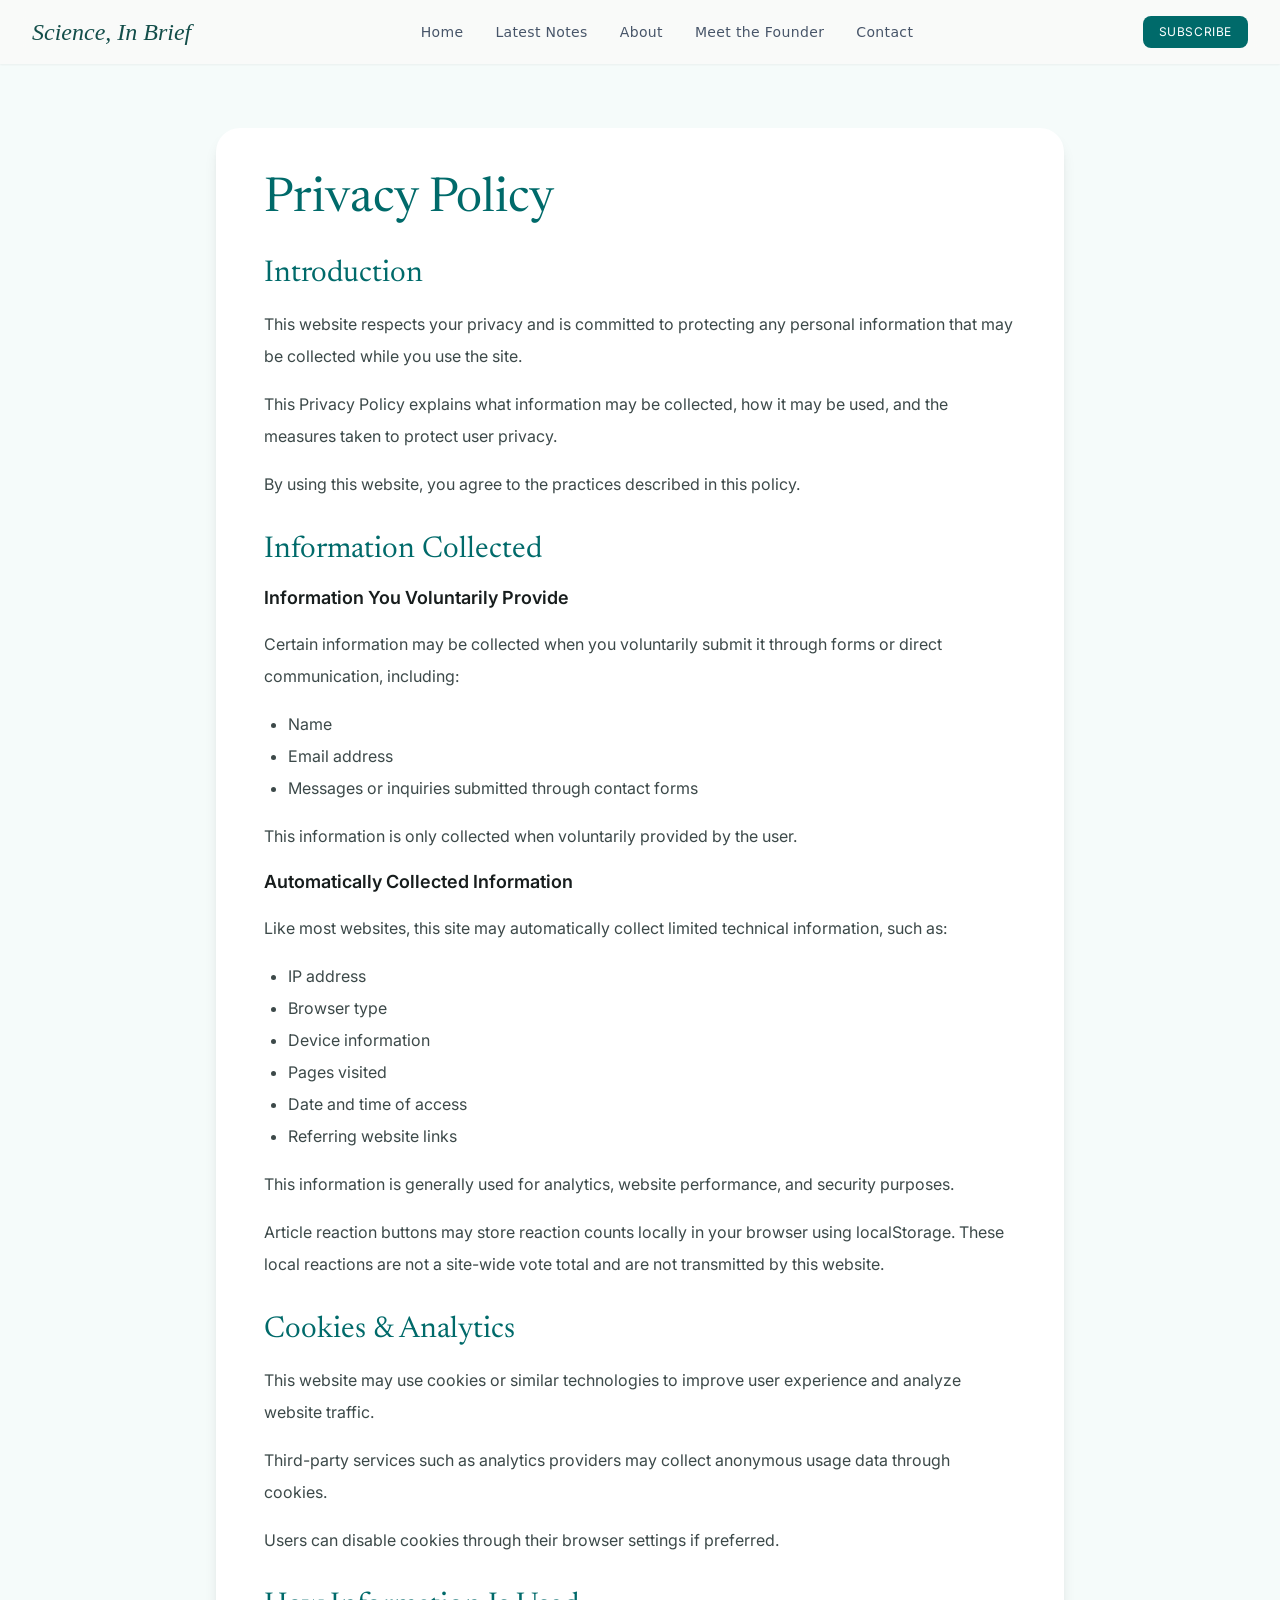
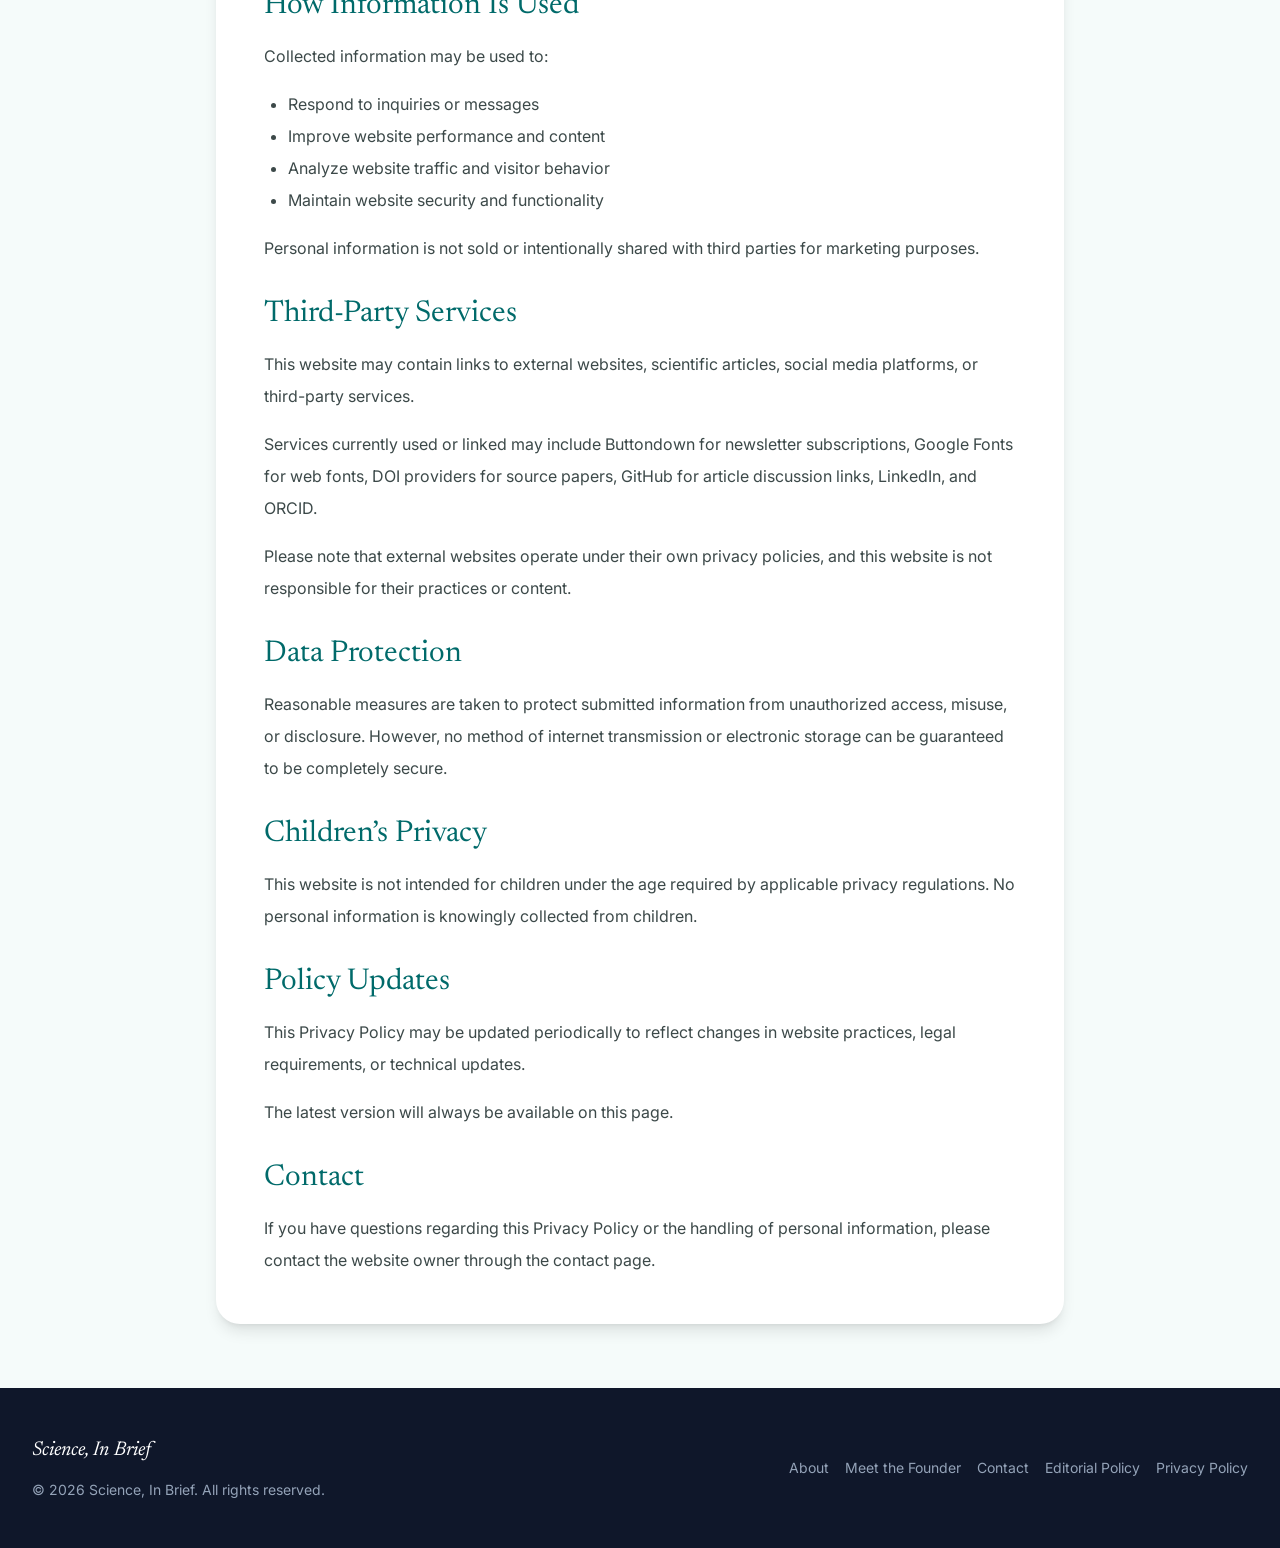
<file: privacy-policy.html>
<!DOCTYPE html>
<html class="light" lang="en">
<head>
<meta charset="utf-8"/>
<meta content="width=device-width, initial-scale=1.0" name="viewport"/>
<title>Privacy Policy | Science, In Brief</title>
<meta name="description" content="Privacy policy for Science, In Brief, including contact forms, newsletter subscriptions, local reactions, and third-party services."/>
<link rel="canonical" href="https://www.scienceinbrief.com/privacy-policy.html"/>
<meta property="og:site_name" content="Science, In Brief"/>
<meta property="og:type" content="website"/>
<meta property="og:title" content="Privacy Policy | Science, In Brief"/>
<meta property="og:description" content="Privacy policy for Science, In Brief, including contact forms, newsletter subscriptions, local reactions, and third-party services."/>
<meta property="og:url" content="https://www.scienceinbrief.com/privacy-policy.html"/>
<meta property="og:image" content="https://www.scienceinbrief.com/dna-helix-illustration.png"/>
<meta property="og:image:alt" content="Privacy Policy | Science, In Brief"/>
<meta name="twitter:card" content="summary_large_image"/>
<meta name="twitter:title" content="Privacy Policy | Science, In Brief"/>
<meta name="twitter:description" content="Privacy policy for Science, In Brief, including contact forms, newsletter subscriptions, local reactions, and third-party services."/>
<meta name="twitter:image" content="https://www.scienceinbrief.com/dna-helix-illustration.png"/>
<link href="site.css" rel="stylesheet"/>
<link href="https://fonts.googleapis.com/css2?family=Newsreader:ital,opsz,wght@0,6..72,200..800;1,6..72,200..800&family=Inter:wght@300;400;500;600;700&display=swap" rel="stylesheet"/>
</head>
<body class="font-body text-on-surface antialiased bg-background min-h-screen flex flex-col">
<header class="sticky top-0 w-full z-50 bg-stone-50/90 dark:bg-slate-950/90 backdrop-blur-md shadow-sm dark:shadow-none bg-slate-200/50 dark:bg-slate-800/50">
<div class="flex justify-between items-center w-full px-8 py-4 max-w-screen-2xl mx-auto">
<a href="index.html" class="text-2xl font-serif italic font-medium text-teal-900 dark:text-teal-500 font-headline">Science, In Brief</a>
<nav class="hidden md:flex gap-8 items-center">
<a class="text-slate-600 dark:text-slate-400 font-sans tracking-wide text-sm hover:text-teal-700 dark:hover:text-teal-200 transition-all duration-300 scale-100 active:scale-95 transition-transform" href="index.html">Home</a>
<a class="text-slate-600 dark:text-slate-400 font-sans tracking-wide text-sm hover:text-teal-700 dark:hover:text-teal-200 transition-all duration-300 scale-100 active:scale-95 transition-transform" href="latest.html">Latest Notes</a>
<a class="text-slate-600 dark:text-slate-400 font-sans tracking-wide text-sm hover:text-teal-700 dark:hover:text-teal-200 transition-all duration-300 scale-100 active:scale-95 transition-transform" href="about.html">About</a>
<a class="text-slate-600 dark:text-slate-400 font-sans tracking-wide text-sm hover:text-teal-700 dark:hover:text-teal-200 transition-all duration-300 scale-100 active:scale-95 transition-transform" href="editor.html">Meet the Founder</a>
<a class="text-slate-600 dark:text-slate-400 font-sans tracking-wide text-sm hover:text-teal-700 dark:hover:text-teal-200 transition-all duration-300 scale-100 active:scale-95 transition-transform" href="#contact">Contact</a>
</nav>
<div class="flex items-center gap-4">
<a href="index.html#newsletter" class="bg-primary text-white rounded font-label uppercase tracking-[0.05em] text-xs px-4 py-2 scale-100 active:scale-95 transition-transform inline-flex items-center justify-center">Subscribe</a>
</div>
</div>
</header>
<main class="flex-grow w-full max-w-4xl mx-auto px-6 py-16">
<article class="bg-surface-container-lowest rounded-xl p-8 md:p-12 shadow-lg space-y-8">
<h1 class="font-headline text-5xl text-primary">Privacy Policy</h1>
<section class="space-y-4">
<h2 class="font-headline text-3xl text-primary">Introduction</h2>
<p class="text-base leading-8 text-on-surface-variant">This website respects your privacy and is committed to protecting any personal information that may be collected while you use the site.</p>
<p class="text-base leading-8 text-on-surface-variant">This Privacy Policy explains what information may be collected, how it may be used, and the measures taken to protect user privacy.</p>
<p class="text-base leading-8 text-on-surface-variant">By using this website, you agree to the practices described in this policy.</p>
</section>
<section class="space-y-4">
<h2 class="font-headline text-3xl text-primary">Information Collected</h2>
<h3 class="font-label text-lg font-semibold text-on-surface">Information You Voluntarily Provide</h3>
<p class="text-base leading-8 text-on-surface-variant">Certain information may be collected when you voluntarily submit it through forms or direct communication, including:</p>
<ul class="list-disc pl-6 text-base leading-8 text-on-surface-variant">
<li>Name</li>
<li>Email address</li>
<li>Messages or inquiries submitted through contact forms</li>
</ul>
<p class="text-base leading-8 text-on-surface-variant">This information is only collected when voluntarily provided by the user.</p>
<h3 class="font-label text-lg font-semibold text-on-surface">Automatically Collected Information</h3>
<p class="text-base leading-8 text-on-surface-variant">Like most websites, this site may automatically collect limited technical information, such as:</p>
<ul class="list-disc pl-6 text-base leading-8 text-on-surface-variant">
<li>IP address</li>
<li>Browser type</li>
<li>Device information</li>
<li>Pages visited</li>
<li>Date and time of access</li>
<li>Referring website links</li>
</ul>
<p class="text-base leading-8 text-on-surface-variant">This information is generally used for analytics, website performance, and security purposes.</p>
<p class="text-base leading-8 text-on-surface-variant">Article reaction buttons may store reaction counts locally in your browser using localStorage. These local reactions are not a site-wide vote total and are not transmitted by this website.</p>
</section>
<section class="space-y-4">
<h2 class="font-headline text-3xl text-primary">Cookies &amp; Analytics</h2>
<p class="text-base leading-8 text-on-surface-variant">This website may use cookies or similar technologies to improve user experience and analyze website traffic.</p>
<p class="text-base leading-8 text-on-surface-variant">Third-party services such as analytics providers may collect anonymous usage data through cookies.</p>
<p class="text-base leading-8 text-on-surface-variant">Users can disable cookies through their browser settings if preferred.</p>
</section>
<section class="space-y-4">
<h2 class="font-headline text-3xl text-primary">How Information Is Used</h2>
<p class="text-base leading-8 text-on-surface-variant">Collected information may be used to:</p>
<ul class="list-disc pl-6 text-base leading-8 text-on-surface-variant">
<li>Respond to inquiries or messages</li>
<li>Improve website performance and content</li>
<li>Analyze website traffic and visitor behavior</li>
<li>Maintain website security and functionality</li>
</ul>
<p class="text-base leading-8 text-on-surface-variant">Personal information is not sold or intentionally shared with third parties for marketing purposes.</p>
</section>
<section class="space-y-4">
<h2 class="font-headline text-3xl text-primary">Third-Party Services</h2>
<p class="text-base leading-8 text-on-surface-variant">This website may contain links to external websites, scientific articles, social media platforms, or third-party services.</p>
<p class="text-base leading-8 text-on-surface-variant">Services currently used or linked may include Buttondown for newsletter subscriptions, Google Fonts for web fonts, DOI providers for source papers, GitHub for article discussion links, LinkedIn, and ORCID.</p>
<p class="text-base leading-8 text-on-surface-variant">Please note that external websites operate under their own privacy policies, and this website is not responsible for their practices or content.</p>
</section>
<section class="space-y-4">
<h2 class="font-headline text-3xl text-primary">Data Protection</h2>
<p class="text-base leading-8 text-on-surface-variant">Reasonable measures are taken to protect submitted information from unauthorized access, misuse, or disclosure. However, no method of internet transmission or electronic storage can be guaranteed to be completely secure.</p>
</section>
<section class="space-y-4">
<h2 class="font-headline text-3xl text-primary">Children&rsquo;s Privacy</h2>
<p class="text-base leading-8 text-on-surface-variant">This website is not intended for children under the age required by applicable privacy regulations. No personal information is knowingly collected from children.</p>
</section>
<section class="space-y-4">
<h2 class="font-headline text-3xl text-primary">Policy Updates</h2>
<p class="text-base leading-8 text-on-surface-variant">This Privacy Policy may be updated periodically to reflect changes in website practices, legal requirements, or technical updates.</p>
<p class="text-base leading-8 text-on-surface-variant">The latest version will always be available on this page.</p>
</section>
<section class="space-y-4">
<h2 class="font-headline text-3xl text-primary">Contact</h2>
<p class="text-base leading-8 text-on-surface-variant">If you have questions regarding this Privacy Policy or the handling of personal information, please contact the website owner through the contact page.</p>
</section>
</article>
</main>
<footer id="contact" class="w-full py-12 px-8 bg-slate-900 text-white mt-auto">
<div class="max-w-7xl mx-auto grid grid-cols-1 md:grid-cols-2 gap-8 items-center">
<div>
<div class="font-headline text-xl italic text-white mb-4">Science, In Brief</div>
<p class="font-body text-sm text-slate-400">&copy; 2026 Science, In Brief. All rights reserved.</p>
</div>
<nav class="flex flex-wrap gap-4 md:justify-end">
<a class="font-body text-sm text-slate-400 hover:text-teal-400 transition-all" href="about.html">About</a>
<a class="font-body text-sm text-slate-400 hover:text-teal-400 transition-all" href="editor.html">Meet the Founder</a>
<a class="font-body text-sm text-slate-400 hover:text-teal-400 transition-all" href="#contact">Contact</a>
<a class="font-body text-sm text-slate-400 hover:text-teal-400 transition-all" href="editorial-policy.html">Editorial Policy</a>
<a class="font-body text-sm text-slate-400 hover:text-teal-400 transition-all" href="privacy-policy.html">Privacy Policy</a>
</nav>
</div>
</footer>
<script src="mobile-nav.js"></script>
</body>
</html>
</file>
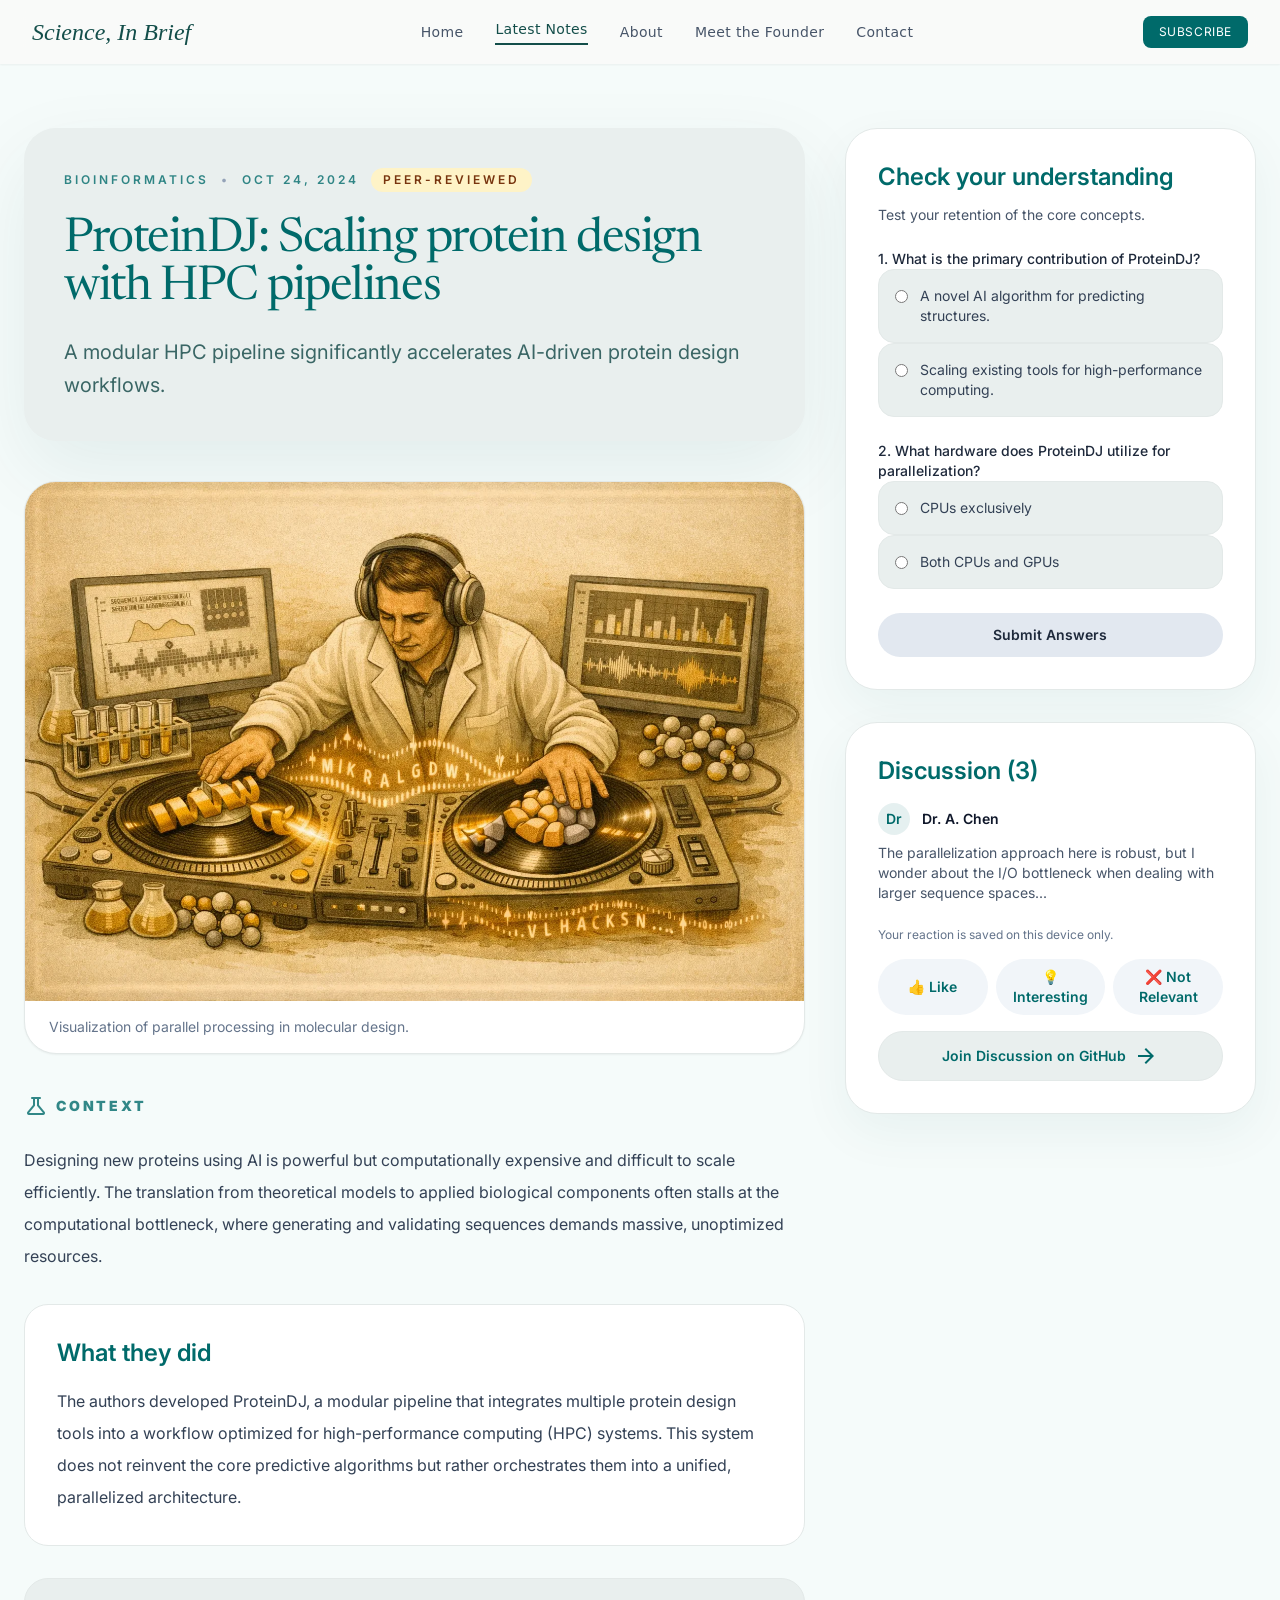
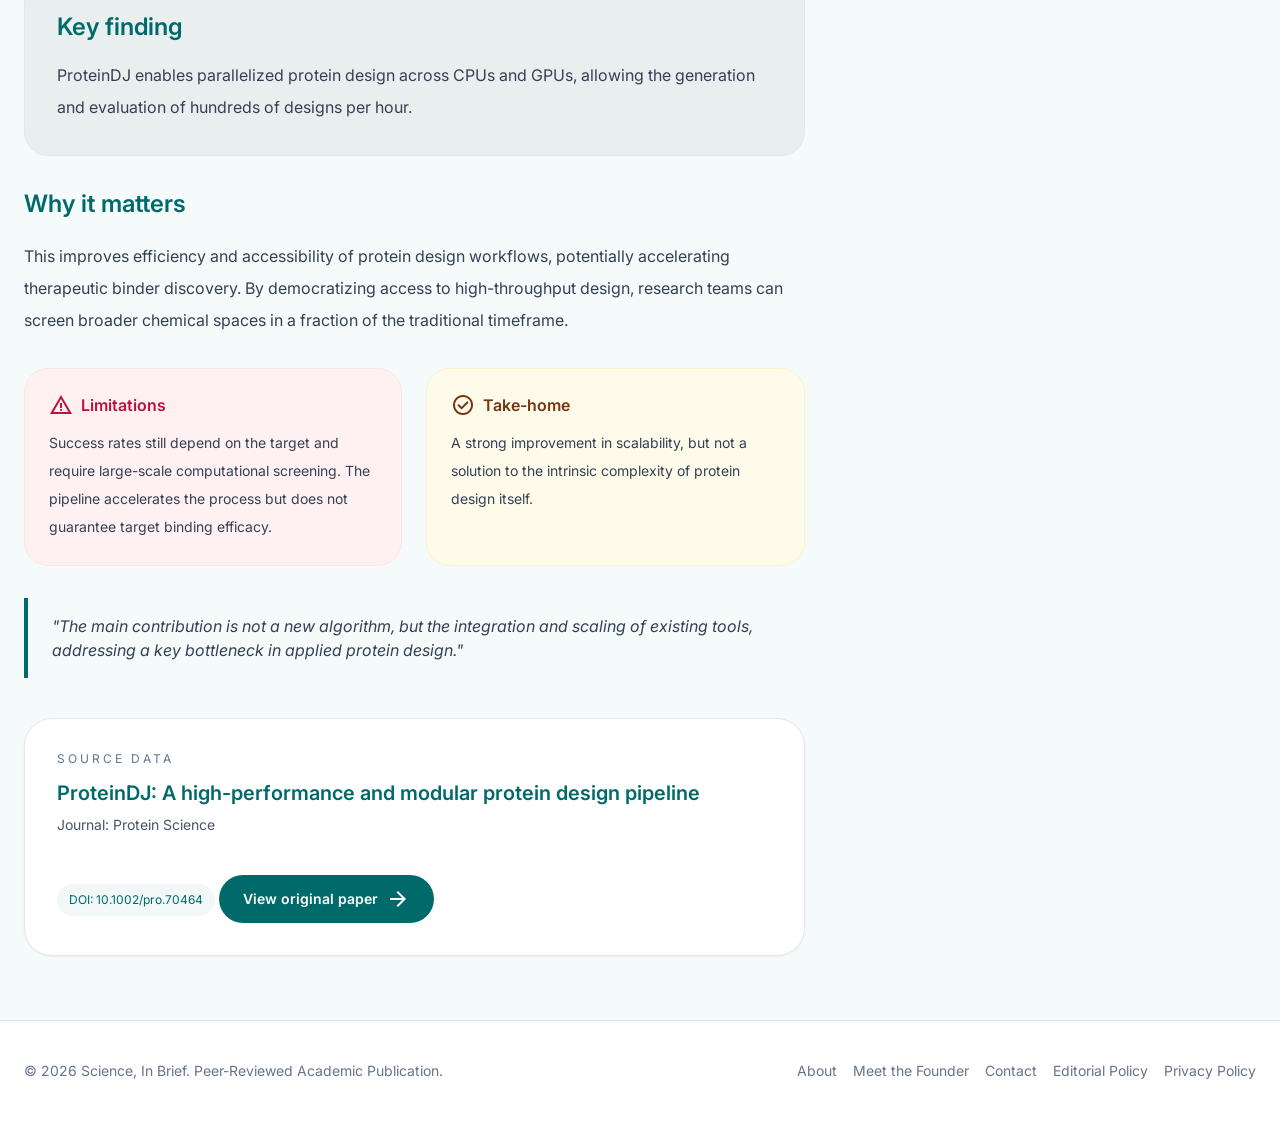
<file: proteindj.html>
<!DOCTYPE html>
<html class="light" lang="en">
<head>
<meta charset="utf-8"/>
<meta name="viewport" content="width=device-width, initial-scale=1.0"/>
<title>ProteinDJ: Scaling protein design with HPC pipelines | Science, In Brief</title>
<meta name="description" content="A concise brief on ProteinDJ, a modular high-performance computing pipeline for scalable protein design."/>
<link rel="canonical" href="https://www.scienceinbrief.com/proteindj.html"/>
<meta property="og:site_name" content="Science, In Brief"/>
<meta property="og:type" content="article"/>
<meta property="og:title" content="ProteinDJ: Scaling protein design with HPC pipelines | Science, In Brief"/>
<meta property="og:description" content="A concise brief on ProteinDJ, a modular high-performance computing pipeline for scalable protein design."/>
<meta property="og:url" content="https://www.scienceinbrief.com/proteindj.html"/>
<meta property="og:image" content="https://www.scienceinbrief.com/DJprotein.png"/>
<meta property="og:image:alt" content="ProteinDJ: Scaling protein design with HPC pipelines | Science, In Brief"/>
<meta name="twitter:card" content="summary_large_image"/>
<meta name="twitter:title" content="ProteinDJ: Scaling protein design with HPC pipelines | Science, In Brief"/>
<meta name="twitter:description" content="A concise brief on ProteinDJ, a modular high-performance computing pipeline for scalable protein design."/>
<meta name="twitter:image" content="https://www.scienceinbrief.com/DJprotein.png"/>
<link href="site.css" rel="stylesheet"/>
<link href="https://fonts.googleapis.com/css2?family=Inter:wght@300;400;500;600;700&display=swap" rel="stylesheet"/>
<link href="https://fonts.googleapis.com/css2?family=Newsreader:ital,opsz,wght@0,6..72,400;0,6..72,500;0,6..72,600;0,6..72,700;1,6..72,400;1,6..72,500;1,6..72,600;1,6..72,700&display=swap" rel="stylesheet"/>
<link href="https://fonts.googleapis.com/css2?family=Material+Symbols+Outlined:wght,FILL@100..700,0..1&display=swap" rel="stylesheet"/>
<style>
.material-symbols-outlined { font-variation-settings: 'FILL' 0, 'wght' 400, 'GRAD' 0, 'opsz' 24; }
</style>
</head>
<body class="bg-surface text-on-surface font-body antialiased min-h-screen">
<header class="sticky top-0 w-full z-50 bg-stone-50/90 dark:bg-slate-950/90 backdrop-blur-md shadow-sm dark:shadow-none bg-slate-200/50 dark:bg-slate-800/50">
<div class="flex justify-between items-center w-full px-8 py-4 max-w-screen-2xl mx-auto">
<a href="index.html" class="text-2xl font-serif italic font-medium text-teal-900 dark:text-teal-500 font-headline">Science, In Brief</a>
<nav class="hidden md:flex gap-8 items-center">
<a class="text-slate-600 dark:text-slate-400 font-sans tracking-wide text-sm hover:text-teal-700 dark:hover:text-teal-200 transition-all duration-300 scale-100 active:scale-95 transition-transform" href="index.html">Home</a>
<a class="text-teal-900 dark:text-teal-300 border-b-2 border-teal-900 dark:border-teal-300 pb-1 font-sans tracking-wide text-sm hover:text-teal-700 dark:hover:text-teal-200 transition-all duration-300 scale-100 active:scale-95 transition-transform" href="latest.html">Latest Notes</a>
<a class="text-slate-600 dark:text-slate-400 font-sans tracking-wide text-sm hover:text-teal-700 dark:hover:text-teal-200 transition-all duration-300 scale-100 active:scale-95 transition-transform" href="about.html">About</a>
<a class="text-slate-600 dark:text-slate-400 font-sans tracking-wide text-sm hover:text-teal-700 dark:hover:text-teal-200 transition-all duration-300 scale-100 active:scale-95 transition-transform" href="editor.html">Meet the Founder</a>
<a class="text-slate-600 dark:text-slate-400 font-sans tracking-wide text-sm hover:text-teal-700 dark:hover:text-teal-200 transition-all duration-300 scale-100 active:scale-95 transition-transform" href="#contact">Contact</a>
</nav>
<div class="flex items-center gap-4">
<a href="index.html#newsletter" class="bg-primary text-on-primary rounded font-label uppercase tracking-[0.05em] text-xs px-4 py-2 scale-100 active:scale-95 transition-transform inline-flex items-center justify-center">Subscribe</a>
</div>
</div>
</header>
<main class="mx-auto max-w-7xl px-6 py-10 lg:py-16">
<div class="grid gap-10 lg:grid-cols-[1.9fr_1fr] items-start">
<article class="space-y-10">
<div class="bg-surface-container p-10 rounded-[2rem] shadow-[0_30px_80px_rgba(0,77,77,0.08)]">
<div class="flex flex-wrap items-center gap-3 text-xs uppercase tracking-[0.25em] font-semibold text-primary/80 mb-6">
<span>Bioinformatics</span>
<span class="text-slate-400">•</span>
<span>Oct 24, 2024</span>
<span class="rounded-full bg-amber-100 px-3 py-1 text-amber-900">Peer-reviewed</span>
</div>
<h1 class="font-headline text-5xl tracking-[-0.03em] text-primary mb-6">ProteinDJ: Scaling protein design with HPC pipelines</h1>
<p class="max-w-3xl text-xl text-secondary leading-relaxed">A modular HPC pipeline significantly accelerates AI-driven protein design workflows.</p>
</div>
<figure class="overflow-hidden rounded-[2rem] border border-surface-container-high bg-white shadow-sm">
<img src="DJprotein.webp" alt="Abstract molecular network visualization" class="w-full h-auto object-cover" />
<figcaption class="px-6 py-4 text-sm text-slate-500">Visualization of parallel processing in molecular design.</figcaption>
</figure>
<section class="space-y-8">
<div class="space-y-5">
<div class="inline-flex items-center gap-2 text-sm font-semibold uppercase tracking-[0.2em] text-primary/80">
<span class="material-symbols-outlined text-base">science</span>
<strong>Context</strong>
</div>
<p class="text-base leading-8 text-slate-700">Designing new proteins using AI is powerful but computationally expensive and difficult to scale efficiently. The translation from theoretical models to applied biological components often stalls at the computational bottleneck, where generating and validating sequences demands massive, unoptimized resources.</p>
</div>
<div class="rounded-[1.5rem] border border-surface-container-high bg-white p-8">
<h2 class="text-2xl font-semibold text-primary mb-4">What they did</h2>
<p class="text-base leading-8 text-slate-700">The authors developed ProteinDJ, a modular pipeline that integrates multiple protein design tools into a workflow optimized for high-performance computing (HPC) systems. This system does not reinvent the core predictive algorithms but rather orchestrates them into a unified, parallelized architecture.</p>
</div>
<div class="rounded-[1.5rem] border border-surface-container-high bg-surface-container p-8">
<h2 class="text-2xl font-semibold text-primary mb-4">Key finding</h2>
<p class="text-base leading-8 text-slate-700">ProteinDJ enables parallelized protein design across CPUs and GPUs, allowing the generation and evaluation of hundreds of designs per hour.</p>
</div>
<div class="space-y-5">
<h2 class="text-2xl font-semibold text-primary">Why it matters</h2>
<p class="text-base leading-8 text-slate-700">This improves efficiency and accessibility of protein design workflows, potentially accelerating therapeutic binder discovery. By democratizing access to high-throughput design, research teams can screen broader chemical spaces in a fraction of the traditional timeframe.</p>
</div>
<div class="grid gap-6 md:grid-cols-2">
<div class="rounded-[1.5rem] border border-rose-100 bg-rose-50 p-6">
<div class="flex items-center gap-2 text-rose-700 font-semibold mb-3"><span class="material-symbols-outlined">warning</span>Limitations</div>
<p class="text-sm leading-7 text-slate-700">Success rates still depend on the target and require large-scale computational screening. The pipeline accelerates the process but does not guarantee target binding efficacy.</p>
</div>
<div class="rounded-[1.5rem] border border-amber-100 bg-amber-50 p-6">
<div class="flex items-center gap-2 text-amber-900 font-semibold mb-3"><span class="material-symbols-outlined">check_circle</span>Take-home</div>
<p class="text-sm leading-7 text-slate-700">A strong improvement in scalability, but not a solution to the intrinsic complexity of protein design itself.</p>
</div>
</div>
<div class="border-l-4 border-primary pl-6 py-4">
<p class="text-base italic text-slate-700">"The main contribution is not a new algorithm, but the integration and scaling of existing tools, addressing a key bottleneck in applied protein design."</p>
</div>
</section>
<div class="rounded-[1.75rem] border border-surface-container-high bg-white p-8 shadow-sm">
<div class="text-xs uppercase tracking-[0.25em] text-slate-500 mb-3">Source Data</div>
<h2 class="text-xl font-semibold text-primary mb-2">ProteinDJ: A high-performance and modular protein design pipeline</h2>
<p class="text-sm text-slate-600 mb-4">Journal: Protein Science</p>
<div class="inline-flex items-center gap-2 rounded-full bg-primary/5 px-3 py-2 text-xs text-primary">DOI: 10.1002/pro.70464</div>
<a class="mt-6 inline-flex items-center gap-2 rounded-full bg-primary px-6 py-3 text-sm font-semibold text-on-primary hover:bg-teal-700 transition" href="https://doi.org/10.1002/pro.70464" target="_blank" rel="noopener noreferrer">
View original paper
<span class="material-symbols-outlined">arrow_forward</span>
</a>
</div>
</article>
<aside class="space-y-8">
<div class="rounded-[2rem] border border-surface-container-high bg-white p-8 shadow-[0_18px_50px_rgba(0,77,77,0.06)]">
<h3 class="font-semibold text-2xl text-primary mb-3">Check your understanding</h3>
<p class="text-sm text-slate-600 mb-6">Test your retention of the core concepts.</p>
<form class="space-y-6">
<fieldset>
<legend class="text-sm font-medium text-slate-800">1. What is the primary contribution of ProteinDJ?</legend>
<label class="flex items-start gap-3 rounded-2xl border border-surface-container-high bg-surface-container p-4 cursor-pointer">
<input type="radio" name="q1" value="a" class="mt-1 text-primary"/>
<span class="text-sm text-slate-700">A novel AI algorithm for predicting structures.</span>
</label>
<label class="flex items-start gap-3 rounded-2xl border border-surface-container-high bg-surface-container p-4 cursor-pointer">
<input type="radio" name="q1" value="b" class="mt-1 text-primary"/>
<span class="text-sm text-slate-700">Scaling existing tools for high-performance computing.</span>
</label>
</fieldset>
<fieldset>
<legend class="text-sm font-medium text-slate-800">2. What hardware does ProteinDJ utilize for parallelization?</legend>
<label class="flex items-start gap-3 rounded-2xl border border-surface-container-high bg-surface-container p-4 cursor-pointer">
<input type="radio" name="q2" value="a" class="mt-1 text-primary"/>
<span class="text-sm text-slate-700">CPUs exclusively</span>
</label>
<label class="flex items-start gap-3 rounded-2xl border border-surface-container-high bg-surface-container p-4 cursor-pointer">
<input type="radio" name="q2" value="b" class="mt-1 text-primary"/>
<span class="text-sm text-slate-700">Both CPUs and GPUs</span>
</label>
</fieldset>
<button type="button" class="w-full rounded-full bg-slate-200 px-4 py-3 text-sm font-semibold text-slate-800 hover:bg-slate-300 transition">Submit Answers</button>
</form>
</div>
<div class="rounded-[2rem] border border-surface-container-high bg-white p-8 shadow-[0_18px_50px_rgba(0,77,77,0.06)]">
<h3 class="font-semibold text-2xl text-primary mb-4">Discussion (3)</h3>
<div class="space-y-6">
<div class="space-y-2">
<div class="flex items-center gap-3 text-sm font-semibold text-slate-900">
<span class="inline-flex h-8 w-8 items-center justify-center rounded-full bg-primary/10 text-primary">Dr</span>
<span>Dr. A. Chen</span>
</div>
<p class="text-sm text-slate-600">The parallelization approach here is robust, but I wonder about the I/O bottleneck when dealing with larger sequence spaces...</p>
</div>
</div>
<div id="reactions-container" class="mt-6 space-y-4">
  <div class="flex gap-2">
    <button class="like-btn flex-1 rounded-full bg-slate-100 px-4 py-2 text-sm font-semibold text-primary hover:bg-slate-200 transition">👍 Like</button>
    <button class="interesting-btn flex-1 rounded-full bg-slate-100 px-4 py-2 text-sm font-semibold text-primary hover:bg-slate-200 transition">💡 Interesting</button>
    <button class="not-relevant-btn flex-1 rounded-full bg-slate-100 px-4 py-2 text-sm font-semibold text-primary hover:bg-slate-200 transition">❌ Not Relevant</button>
  </div>
  <a href="https://github.com/emiprimo-cmd/science-in-brief/issues/new" target="_blank" rel="noopener noreferrer" class="inline-flex w-full items-center justify-center rounded-full border border-surface-container-high bg-surface-container px-4 py-3 text-sm font-semibold text-primary transition hover:bg-slate-100">
    Join Discussion on GitHub
    <span class="material-symbols-outlined ml-2">arrow_forward</span>
  </a>
</div>
</div>
</aside>
</div>
</main>
<footer id="contact" class="border-t border-surface-container-high bg-white py-10">
<div class="mx-auto max-w-7xl px-6 flex flex-col gap-6 lg:flex-row lg:items-center lg:justify-between text-sm text-slate-500">
<p>© 2026 Science, In Brief. Peer-Reviewed Academic Publication.</p>
<div class="flex flex-wrap gap-4">
<a href="about.html" class="hover:text-primary">About</a>
<a href="editor.html" class="hover:text-primary">Meet the Founder</a>
<a href="#contact" class="hover:text-primary">Contact</a>
<a href="editorial-policy.html" class="hover:text-primary">Editorial Policy</a>
<a href="privacy-policy.html" class="hover:text-primary">Privacy Policy</a>
</div>
</div>
</footer>
<script>
const quizButton = document.querySelector('form button[type="button"]');
if (quizButton) {
  quizButton.addEventListener('click', () => {
    const q1 = document.querySelector('input[name="q1"]:checked');
    const q2 = document.querySelector('input[name="q2"]:checked');
    if (!q1 || !q2) {
      alert('Please answer both questions before submitting.');
      return;
    }
    let score = 0;
    if (q1.value === 'b') score++;
    if (q2.value === 'b') score++;
    const message = score === 2
      ? '✓ Perfect! You understood the core concepts.'
      : score === 1
      ? '◐ Good effort! You got 1 out of 2 correct.'
      : '✗ Review the article and try again.';
    alert(`Quiz Results: ${score}/2\n\n${message}`);
  });
}
</script><script src="reactions.js"></script><script src="mobile-nav.js"></script>
</body>
</html>
</file>
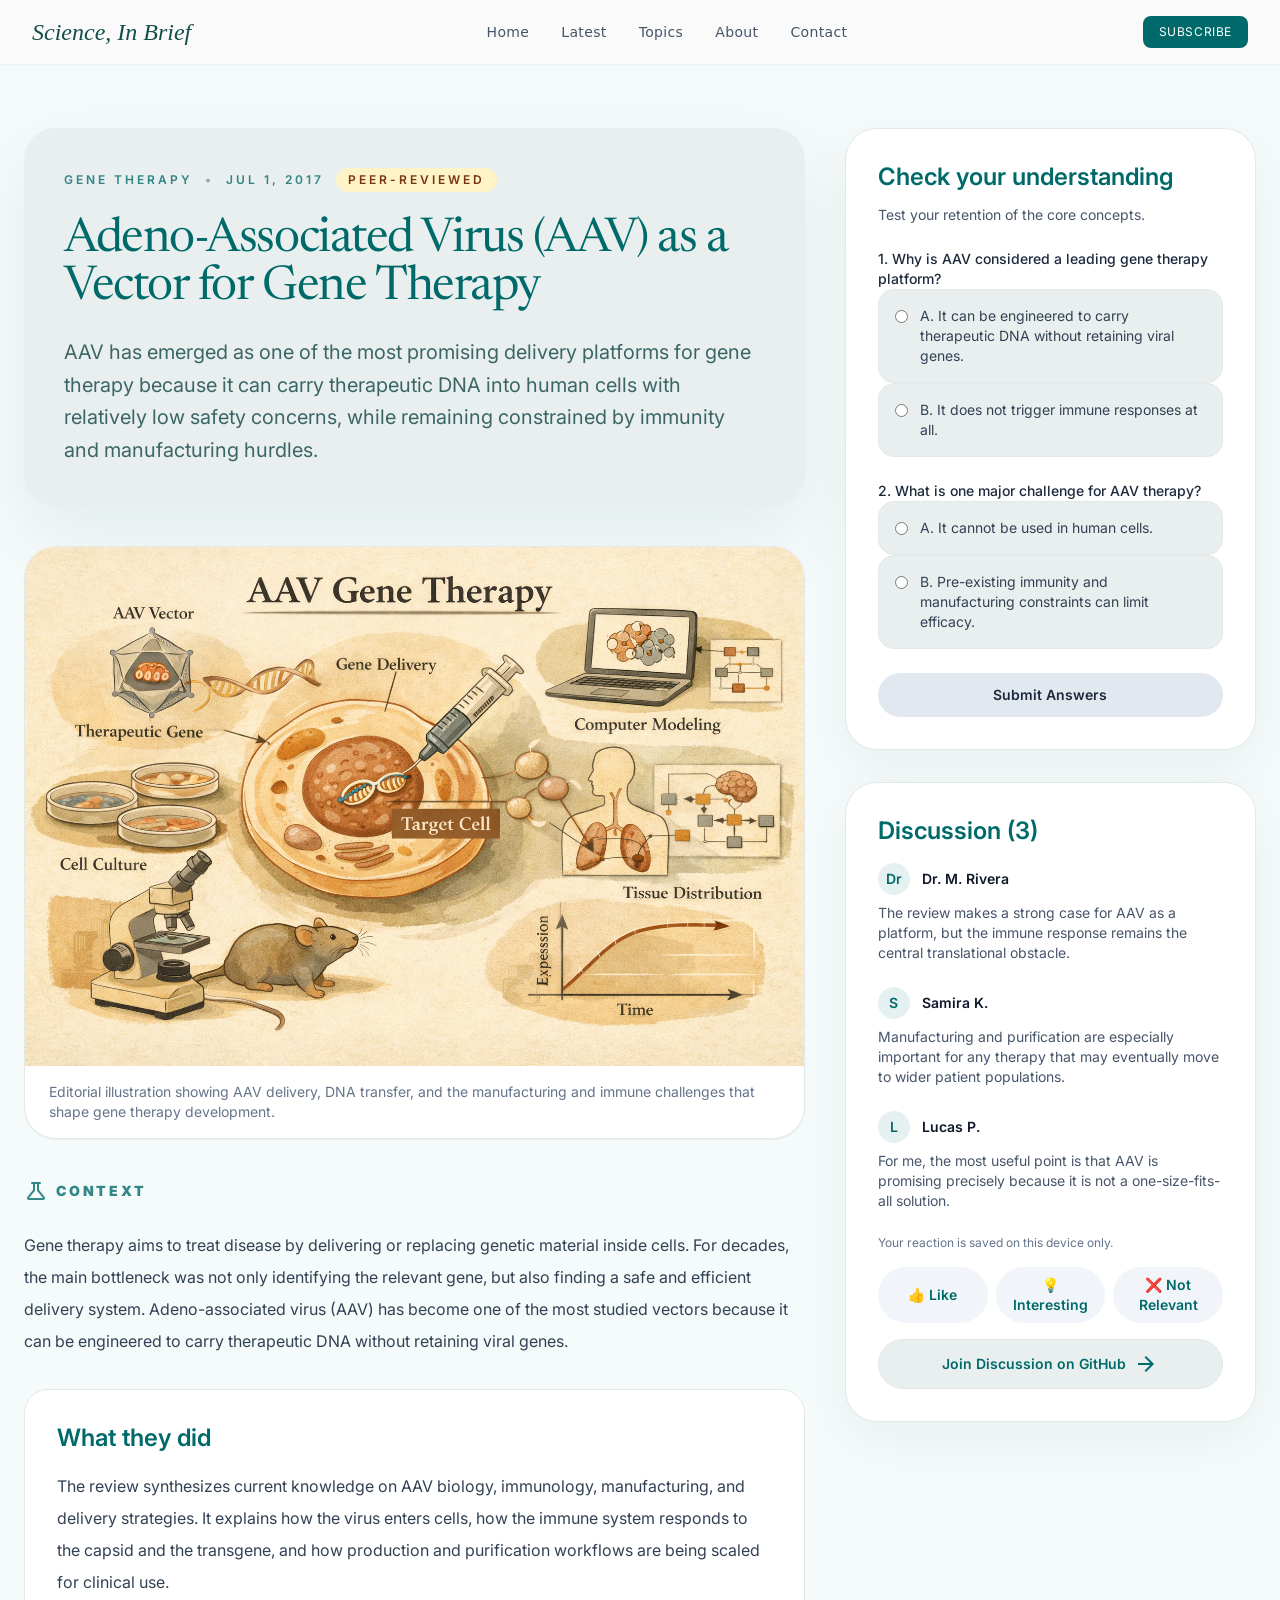
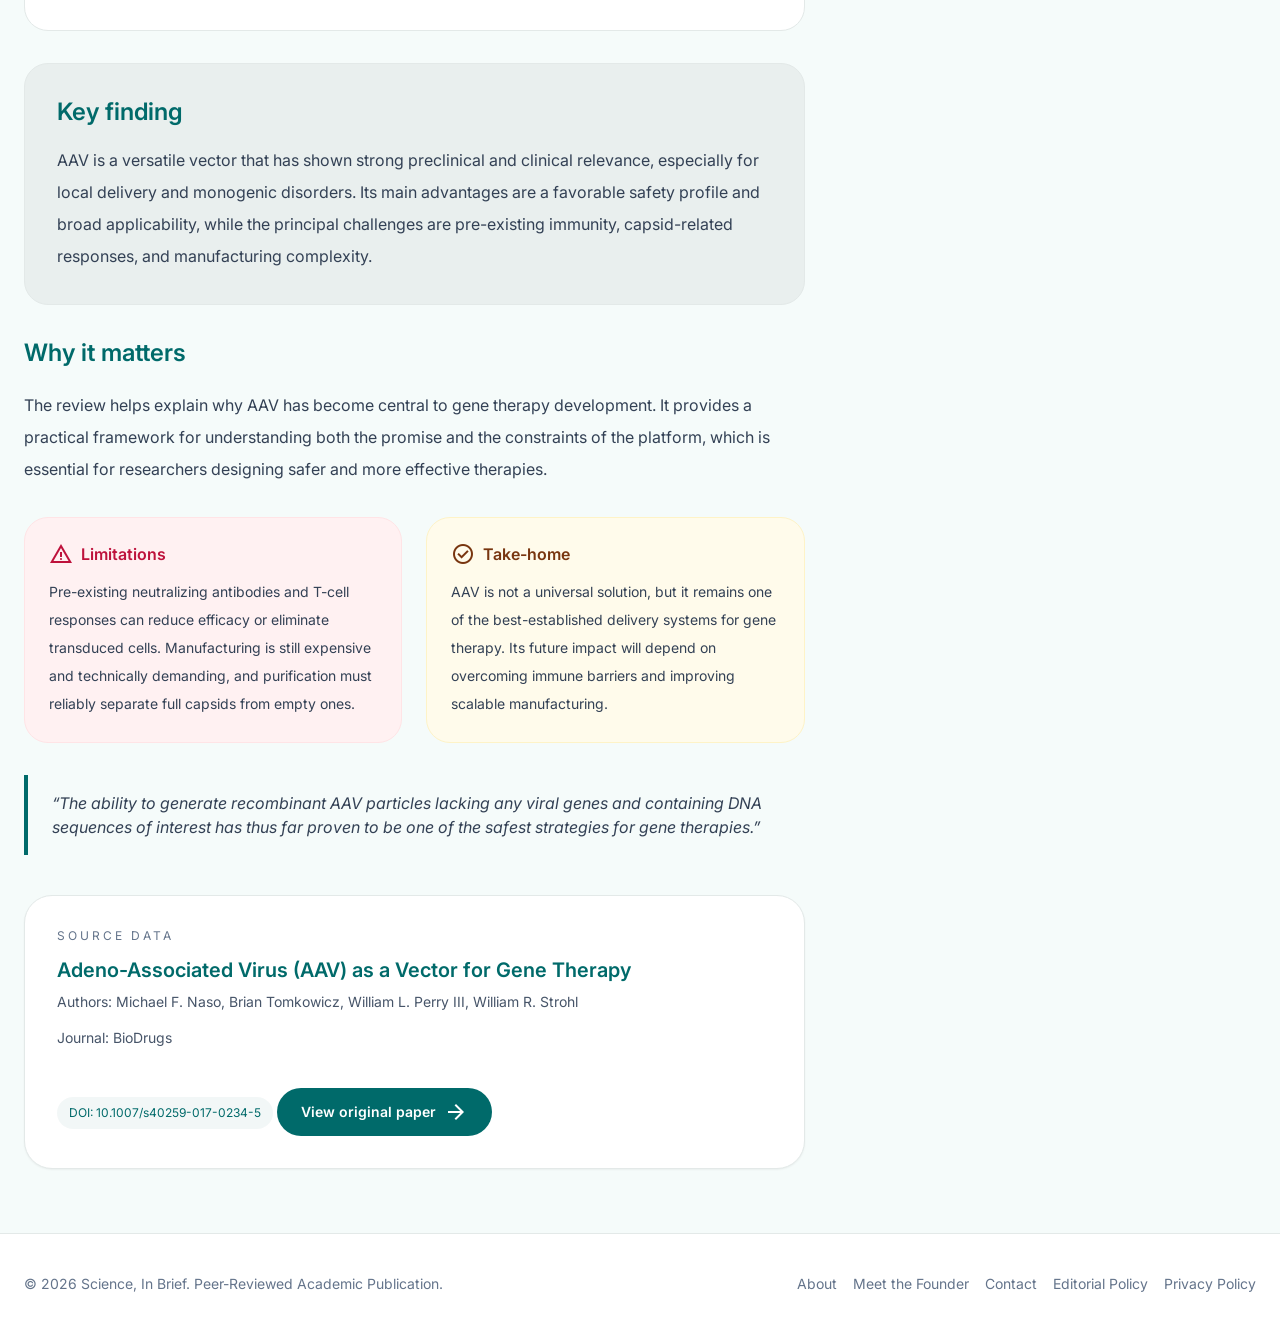
<file: science-brief.html>
<!DOCTYPE html>
<html class="light" lang="en">
<head>
<meta charset="utf-8"/>
<meta name="viewport" content="width=device-width, initial-scale=1.0"/>
<title>Adeno-Associated Virus (AAV) as a Vector for Gene Therapy | Science, In Brief</title>
<meta name="description" content="A concise brief on how adeno-associated virus vectors are shaping gene therapy, and the main scientific and translational challenges ahead."/>
<link rel="canonical" href="https://www.scienceinbrief.com/science-brief.html"/>
<meta property="og:site_name" content="Science, In Brief"/>
<meta property="og:type" content="article"/>
<meta property="og:title" content="Adeno-Associated Virus (AAV) as a Vector for Gene Therapy | Science, In Brief"/>
<meta property="og:description" content="A concise brief on how adeno-associated virus vectors are shaping gene therapy, and the main scientific and translational challenges ahead."/>
<meta property="og:url" content="https://www.scienceinbrief.com/science-brief.html"/>
<meta property="og:image" content="https://www.scienceinbrief.com/gene-therapy-illustration.svg"/>
<meta property="og:image:alt" content="Editorial illustration of an adeno-associated virus vector delivering DNA into a cell while a workflow of manufacturing and analysis surrounds the scene."/>
<meta name="twitter:card" content="summary_large_image"/>
<meta name="twitter:title" content="Adeno-Associated Virus (AAV) as a Vector for Gene Therapy | Science, In Brief"/>
<meta name="twitter:description" content="A concise brief on how adeno-associated virus vectors are shaping gene therapy, and the main scientific and translational challenges ahead."/>
<meta name="twitter:image" content="https://www.scienceinbrief.com/gene-therapy-illustration.svg"/>
<link href="site.css" rel="stylesheet"/>
<link href="https://fonts.googleapis.com/css2?family=Inter:wght@300;400;500;600;700&display=swap" rel="stylesheet"/>
<link href="https://fonts.googleapis.com/css2?family=Newsreader:ital,opsz,wght@0,6..72,400;0,6..72,500;0,6..72,600;0,6..72,700;1,6..72,400;1,6..72,500;1,6..72,600;1,6..72,700&display=swap" rel="stylesheet"/>
<link href="https://fonts.googleapis.com/css2?family=Material+Symbols+Outlined:wght,FILL@100..700,0..1&display=swap" rel="stylesheet"/>
<style>
.material-symbols-outlined { font-variation-settings: 'FILL' 0, 'wght' 400, 'GRAD' 0, 'opsz' 24; }
</style>
</head>
<body class="bg-surface text-on-surface font-body antialiased min-h-screen">
<header class="sticky top-0 w-full z-50 bg-stone-50/90 dark:bg-slate-950/90 backdrop-blur-md shadow-sm dark:shadow-none bg-slate-200/50 dark:bg-slate-800/50">
<div class="flex justify-between items-center w-full px-8 py-4 max-w-screen-2xl mx-auto">
<a href="index.html" class="text-2xl font-serif italic font-medium text-teal-900 dark:text-teal-500 font-headline">Science, In Brief</a>
<nav class="hidden md:flex gap-8 items-center">
<a class="text-slate-600 dark:text-slate-400 font-sans tracking-wide text-sm hover:text-teal-700 dark:hover:text-teal-200 transition-all duration-300 scale-100 active:scale-95 transition-transform" href="index.html">Home</a>
<a class="text-slate-600 dark:text-slate-400 font-sans tracking-wide text-sm hover:text-teal-700 dark:hover:text-teal-200 transition-all duration-300 scale-100 active:scale-95 transition-transform" href="latest.html">Latest</a>
<a class="text-slate-600 dark:text-slate-400 font-sans tracking-wide text-sm hover:text-teal-700 dark:hover:text-teal-200 transition-all duration-300 scale-100 active:scale-95 transition-transform" href="about.html#topics">Topics</a>
<a class="text-slate-600 dark:text-slate-400 font-sans tracking-wide text-sm hover:text-teal-700 dark:hover:text-teal-200 transition-all duration-300 scale-100 active:scale-95 transition-transform" href="about.html">About</a>
<a class="text-slate-600 dark:text-slate-400 font-sans tracking-wide text-sm hover:text-teal-700 dark:hover:text-teal-200 transition-all duration-300 scale-100 active:scale-95 transition-transform" href="#contact">Contact</a>
</nav>
<div class="flex items-center gap-4">
<a href="index.html#newsletter" class="bg-primary text-on-primary rounded font-label uppercase tracking-[0.05em] text-xs px-4 py-2 scale-100 active:scale-95 transition-transform inline-flex items-center justify-center">Subscribe</a>
</div>
</div>
</header>
<main class="mx-auto max-w-7xl px-6 py-10 lg:py-16">
<div class="grid gap-10 lg:grid-cols-[1.9fr_1fr] items-start">
<article class="space-y-10">
<div class="bg-surface-container p-10 rounded-[2rem] shadow-[0_30px_80px_rgba(0,77,77,0.08)]">
<div class="flex flex-wrap items-center gap-3 text-xs uppercase tracking-[0.25em] font-semibold text-primary/80 mb-6">
<span>Gene Therapy</span>
<span class="text-slate-400">•</span>
<span>Jul 1, 2017</span>
<span class="rounded-full bg-amber-100 px-3 py-1 text-amber-900">Peer-reviewed</span>
</div>
<h1 class="font-headline text-5xl tracking-[-0.03em] text-primary mb-6">Adeno-Associated Virus (AAV) as a Vector for Gene Therapy</h1>
<p class="max-w-3xl text-xl text-secondary leading-relaxed">AAV has emerged as one of the most promising delivery platforms for gene therapy because it can carry therapeutic DNA into human cells with relatively low safety concerns, while remaining constrained by immunity and manufacturing hurdles.</p>
</div>
<figure class="overflow-hidden rounded-[2rem] border border-surface-container-high bg-white shadow-sm">
<img src="gene-therapy-illustration.png" alt="Editorial illustration of an adeno-associated virus vector delivering DNA into a cell while a workflow of manufacturing and analysis surrounds the scene." class="w-full h-auto object-cover" />
<figcaption class="px-6 py-4 text-sm text-slate-500">Editorial illustration showing AAV delivery, DNA transfer, and the manufacturing and immune challenges that shape gene therapy development.</figcaption>
</figure>
<section class="space-y-8">
<div class="space-y-5">
<div class="inline-flex items-center gap-2 text-sm font-semibold uppercase tracking-[0.2em] text-primary/80">
<span class="material-symbols-outlined text-base">science</span>
<strong>Context</strong>
</div>
<p class="text-base leading-8 text-slate-700">Gene therapy aims to treat disease by delivering or replacing genetic material inside cells. For decades, the main bottleneck was not only identifying the relevant gene, but also finding a safe and efficient delivery system. Adeno-associated virus (AAV) has become one of the most studied vectors because it can be engineered to carry therapeutic DNA without retaining viral genes.</p>
</div>
<div class="rounded-[1.5rem] border border-surface-container-high bg-white p-8">
<h2 class="text-2xl font-semibold text-primary mb-4">What they did</h2>
<p class="text-base leading-8 text-slate-700">The review synthesizes current knowledge on AAV biology, immunology, manufacturing, and delivery strategies. It explains how the virus enters cells, how the immune system responds to the capsid and the transgene, and how production and purification workflows are being scaled for clinical use.</p>
</div>
<div class="rounded-[1.5rem] border border-surface-container-high bg-surface-container p-8">
<h2 class="text-2xl font-semibold text-primary mb-4">Key finding</h2>
<p class="text-base leading-8 text-slate-700">AAV is a versatile vector that has shown strong preclinical and clinical relevance, especially for local delivery and monogenic disorders. Its main advantages are a favorable safety profile and broad applicability, while the principal challenges are pre-existing immunity, capsid-related responses, and manufacturing complexity.</p>
</div>
<div class="space-y-5">
<h2 class="text-2xl font-semibold text-primary">Why it matters</h2>
<p class="text-base leading-8 text-slate-700">The review helps explain why AAV has become central to gene therapy development. It provides a practical framework for understanding both the promise and the constraints of the platform, which is essential for researchers designing safer and more effective therapies.</p>
</div>
<div class="grid gap-6 md:grid-cols-2">
<div class="rounded-[1.5rem] border border-rose-100 bg-rose-50 p-6">
<div class="flex items-center gap-2 text-rose-700 font-semibold mb-3"><span class="material-symbols-outlined">warning</span>Limitations</div>
<p class="text-sm leading-7 text-slate-700">Pre-existing neutralizing antibodies and T-cell responses can reduce efficacy or eliminate transduced cells. Manufacturing is still expensive and technically demanding, and purification must reliably separate full capsids from empty ones.</p>
</div>
<div class="rounded-[1.5rem] border border-amber-100 bg-amber-50 p-6">
<div class="flex items-center gap-2 text-amber-900 font-semibold mb-3"><span class="material-symbols-outlined">check_circle</span>Take-home</div>
<p class="text-sm leading-7 text-slate-700">AAV is not a universal solution, but it remains one of the best-established delivery systems for gene therapy. Its future impact will depend on overcoming immune barriers and improving scalable manufacturing.</p>
</div>
</div>
<div class="border-l-4 border-primary pl-6 py-4">
<p class="text-base italic text-slate-700">“The ability to generate recombinant AAV particles lacking any viral genes and containing DNA sequences of interest has thus far proven to be one of the safest strategies for gene therapies.”</p>
</div>
</section>
<div class="rounded-[1.75rem] border border-surface-container-high bg-white p-8 shadow-sm">
<div class="text-xs uppercase tracking-[0.25em] text-slate-500 mb-3">Source Data</div>
<h2 class="text-xl font-semibold text-primary mb-2">Adeno-Associated Virus (AAV) as a Vector for Gene Therapy</h2>
<p class="text-sm text-slate-600 mb-4">Authors: Michael F. Naso, Brian Tomkowicz, William L. Perry III, William R. Strohl</p>
<p class="text-sm text-slate-600 mb-4">Journal: BioDrugs</p>
<div class="inline-flex items-center gap-2 rounded-full bg-primary/5 px-3 py-2 text-xs text-primary">DOI: 10.1007/s40259-017-0234-5</div>
<a class="mt-6 inline-flex items-center gap-2 rounded-full bg-primary px-6 py-3 text-sm font-semibold text-on-primary hover:bg-teal-700 transition" href="https://doi.org/10.1007/s40259-017-0234-5" target="_blank" rel="noopener noreferrer">
View original paper
<span class="material-symbols-outlined">arrow_forward</span>
</a>
</div>
</article>
<aside class="space-y-8">
<div class="rounded-[2rem] border border-surface-container-high bg-white p-8 shadow-[0_18px_50px_rgba(0,77,77,0.06)]">
<h3 class="font-semibold text-2xl text-primary mb-3">Check your understanding</h3>
<p class="text-sm text-slate-600 mb-6">Test your retention of the core concepts.</p>
<form class="space-y-6">
<fieldset>
<legend class="text-sm font-medium text-slate-800">1. Why is AAV considered a leading gene therapy platform?</legend>
<label class="flex items-start gap-3 rounded-2xl border border-surface-container-high bg-surface-container p-4 cursor-pointer">
<input type="radio" name="q1" value="a" class="mt-1 text-primary"/>
<span class="text-sm text-slate-700">A. It can be engineered to carry therapeutic DNA without retaining viral genes.</span>
</label>
<label class="flex items-start gap-3 rounded-2xl border border-surface-container-high bg-surface-container p-4 cursor-pointer">
<input type="radio" name="q1" value="b" class="mt-1 text-primary"/>
<span class="text-sm text-slate-700">B. It does not trigger immune responses at all.</span>
</label>
</fieldset>
<fieldset>
<legend class="text-sm font-medium text-slate-800">2. What is one major challenge for AAV therapy?</legend>
<label class="flex items-start gap-3 rounded-2xl border border-surface-container-high bg-surface-container p-4 cursor-pointer">
<input type="radio" name="q2" value="a" class="mt-1 text-primary"/>
<span class="text-sm text-slate-700">A. It cannot be used in human cells.</span>
</label>
<label class="flex items-start gap-3 rounded-2xl border border-surface-container-high bg-surface-container p-4 cursor-pointer">
<input type="radio" name="q2" value="b" class="mt-1 text-primary"/>
<span class="text-sm text-slate-700">B. Pre-existing immunity and manufacturing constraints can limit efficacy.</span>
</label>
</fieldset>
<button type="button" class="w-full rounded-full bg-slate-200 px-4 py-3 text-sm font-semibold text-slate-800 hover:bg-slate-300 transition">Submit Answers</button>
</form>
</div>
<div class="rounded-[2rem] border border-surface-container-high bg-white p-8 shadow-[0_18px_50px_rgba(0,77,77,0.06)]">
<h3 class="font-semibold text-2xl text-primary mb-4">Discussion (3)</h3>
<div class="space-y-6">
<div class="space-y-2">
<div class="flex items-center gap-3 text-sm font-semibold text-slate-900">
<span class="inline-flex h-8 w-8 items-center justify-center rounded-full bg-primary/10 text-primary">Dr</span>
<span>Dr. M. Rivera</span>
</div>
<p class="text-sm text-slate-600">The review makes a strong case for AAV as a platform, but the immune response remains the central translational obstacle.</p>
</div>
<div class="space-y-2">
<div class="flex items-center gap-3 text-sm font-semibold text-slate-900">
<span class="inline-flex h-8 w-8 items-center justify-center rounded-full bg-primary/10 text-primary">S</span>
<span>Samira K.</span>
</div>
<p class="text-sm text-slate-600">Manufacturing and purification are especially important for any therapy that may eventually move to wider patient populations.</p>
</div>
<div class="space-y-2">
<div class="flex items-center gap-3 text-sm font-semibold text-slate-900">
<span class="inline-flex h-8 w-8 items-center justify-center rounded-full bg-primary/10 text-primary">L</span>
<span>Lucas P.</span>
</div>
<p class="text-sm text-slate-600">For me, the most useful point is that AAV is promising precisely because it is not a one-size-fits-all solution.</p>
</div>
</div>
<div id="reactions-container" class="mt-6 space-y-4">
  <div class="flex gap-2">
    <button class="like-btn flex-1 rounded-full bg-slate-100 px-4 py-2 text-sm font-semibold text-primary hover:bg-slate-200 transition">👍 Like</button>
    <button class="interesting-btn flex-1 rounded-full bg-slate-100 px-4 py-2 text-sm font-semibold text-primary hover:bg-slate-200 transition">💡 Interesting</button>
    <button class="not-relevant-btn flex-1 rounded-full bg-slate-100 px-4 py-2 text-sm font-semibold text-primary hover:bg-slate-200 transition">❌ Not Relevant</button>
  </div>
  <a href="https://github.com/emiprimo-cmd/science-in-brief/issues/new" target="_blank" rel="noopener noreferrer" class="inline-flex w-full items-center justify-center rounded-full border border-surface-container-high bg-surface-container px-4 py-3 text-sm font-semibold text-primary transition hover:bg-slate-100">
    Join Discussion on GitHub
    <span class="material-symbols-outlined ml-2">arrow_forward</span>
  </a>
</div>
</div>
</aside>
</div>
</main>
<footer id="contact" class="border-t border-surface-container-high bg-white py-10">
<div class="mx-auto max-w-7xl px-6 flex flex-col gap-6 lg:flex-row lg:items-center lg:justify-between text-sm text-slate-500">
<p>© 2026 Science, In Brief. Peer-Reviewed Academic Publication.</p>
<div class="flex flex-wrap gap-4">
<a href="about.html" class="hover:text-primary">About</a>
<a href="editor.html" class="hover:text-primary">Meet the Founder</a>
<a href="#contact" class="hover:text-primary">Contact</a>
<a href="editorial-policy.html" class="hover:text-primary">Editorial Policy</a>
<a href="privacy-policy.html" class="hover:text-primary">Privacy Policy</a>
</div>
</div>
</footer>
<script>
const quizButton = document.querySelector('form button[type="button"]');
if (quizButton) {
  quizButton.addEventListener('click', () => {
    const q1 = document.querySelector('input[name="q1"]:checked');
    const q2 = document.querySelector('input[name="q2"]:checked');
    if (!q1 || !q2) {
      alert('Please answer both questions before submitting.');
      return;
    }
    let score = 0;
    if (q1.value === 'a') score++;
    if (q2.value === 'b') score++;
    const message = score === 2
      ? '✓ Perfect! You understood the core concepts.'
      : score === 1
      ? '◐ Good effort! You got 1 out of 2 correct.'
      : '✗ Review the article and try again.';
    alert(`Quiz Results: ${score}/2\n\n${message}`);
  });
}
</script>
<script src="reactions.js"></script>
<script src="mobile-nav.js"></script>
</body>
</html>
</file>
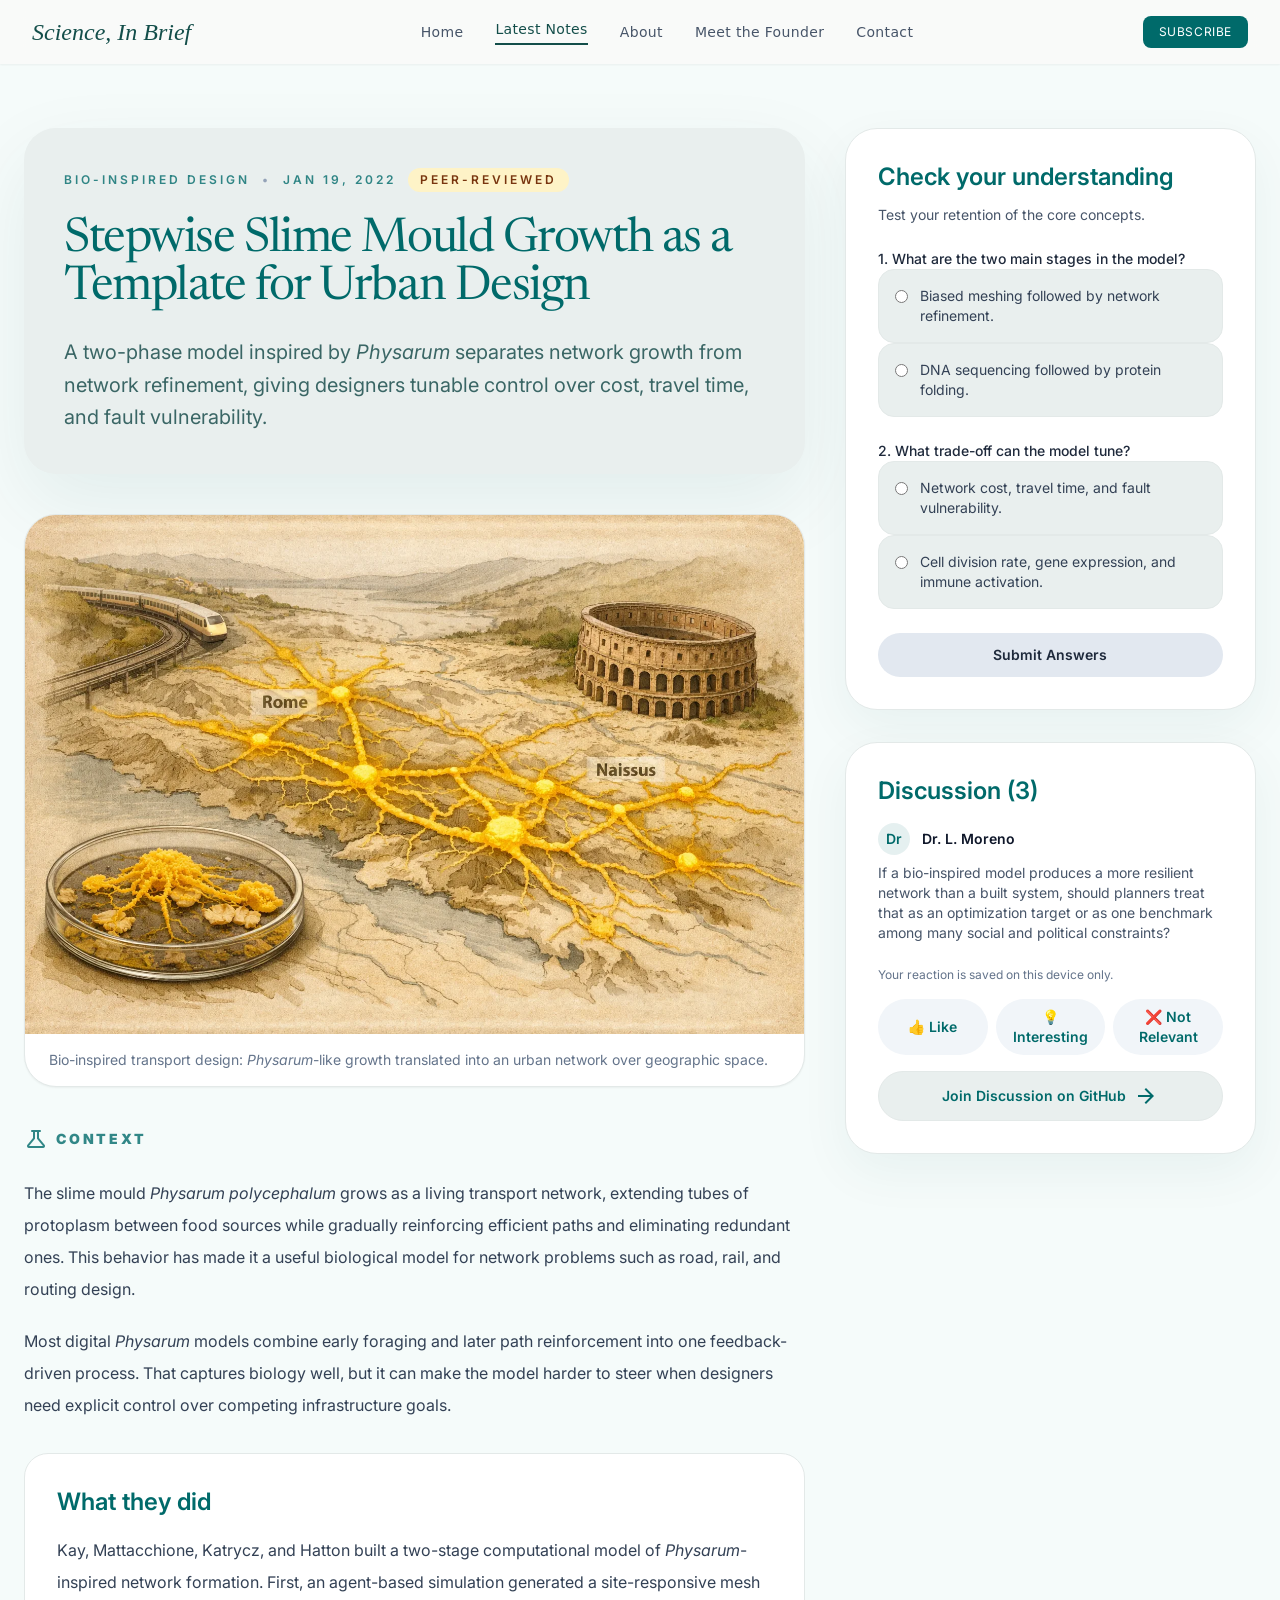
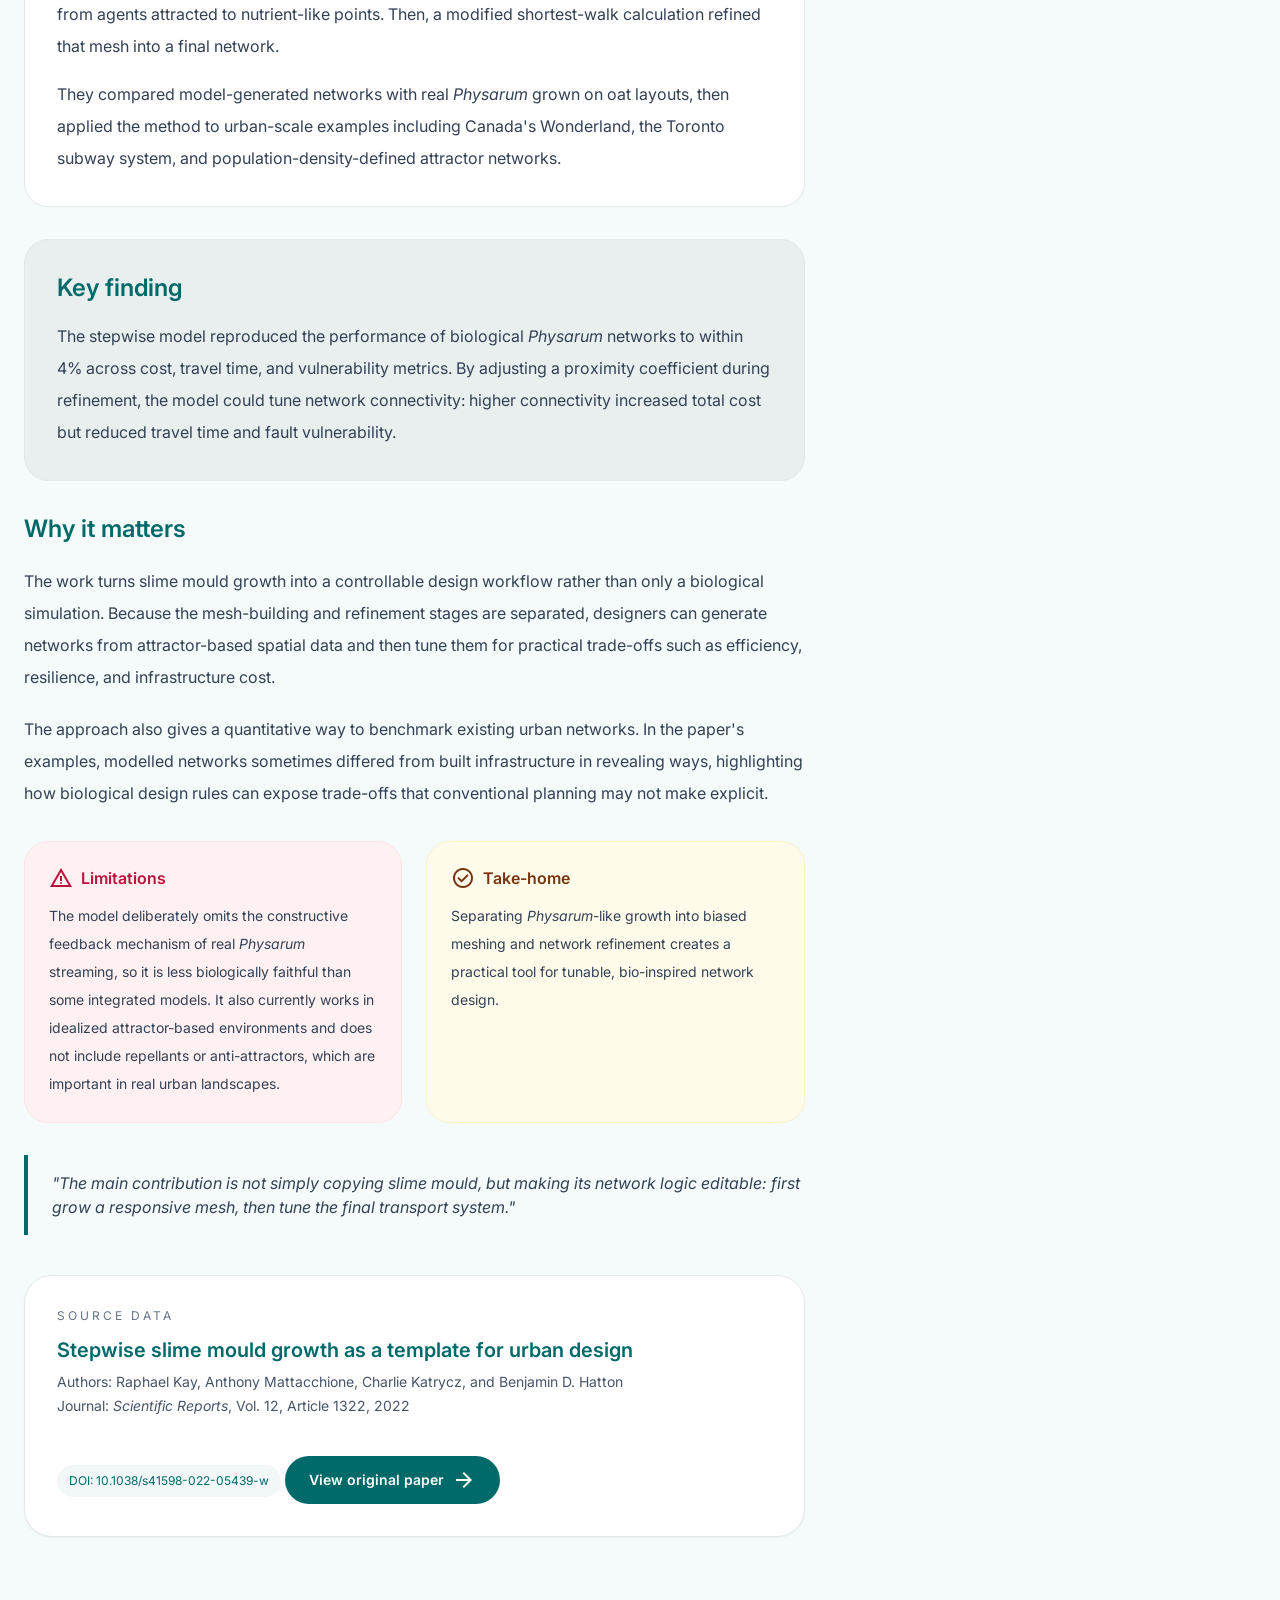
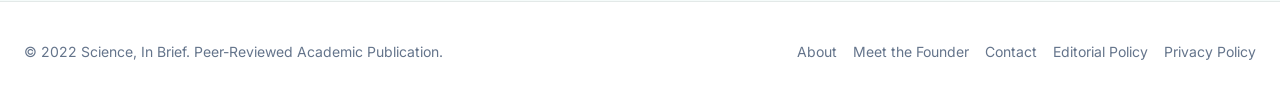
<file: stepwise-slime.html>
<!DOCTYPE html>
<html class="light" lang="en">
<head>
<meta charset="utf-8"/>
<meta name="viewport" content="width=device-width, initial-scale=1.0"/>
<title>Stepwise Slime Mould Growth as a Template for Urban Design | Science, In Brief</title>
<meta name="description" content="A concise brief on a two-phase slime mould-inspired model for urban transport network design."/>
<link rel="canonical" href="https://www.scienceinbrief.com/stepwise-slime.html"/>
<meta property="og:site_name" content="Science, In Brief"/>
<meta property="og:type" content="article"/>
<meta property="og:title" content="Stepwise Slime Mould Growth as a Template for Urban Design | Science, In Brief"/>
<meta property="og:description" content="A concise brief on a two-phase slime mould-inspired model for urban transport network design."/>
<meta property="og:url" content="https://www.scienceinbrief.com/stepwise-slime.html"/>
<meta property="og:image" content="https://www.scienceinbrief.com/Stepwise_slime.png"/>
<meta property="og:image:alt" content="Stepwise Slime Mould Growth as a Template for Urban Design | Science, In Brief"/>
<meta name="twitter:card" content="summary_large_image"/>
<meta name="twitter:title" content="Stepwise Slime Mould Growth as a Template for Urban Design | Science, In Brief"/>
<meta name="twitter:description" content="A concise brief on a two-phase slime mould-inspired model for urban transport network design."/>
<meta name="twitter:image" content="https://www.scienceinbrief.com/Stepwise_slime.png"/>
<link href="site.css" rel="stylesheet"/>
<link href="https://fonts.googleapis.com/css2?family=Inter:wght@300;400;500;600;700&display=swap" rel="stylesheet"/>
<link href="https://fonts.googleapis.com/css2?family=Newsreader:ital,opsz,wght@0,6..72,400;0,6..72,500;0,6..72,600;0,6..72,700;1,6..72,400;1,6..72,500;1,6..72,600;1,6..72,700&display=swap" rel="stylesheet"/>
<link href="https://fonts.googleapis.com/css2?family=Material+Symbols+Outlined:wght,FILL@100..700,0..1&display=swap" rel="stylesheet"/>
<style>
.material-symbols-outlined { font-variation-settings: 'FILL' 0, 'wght' 400, 'GRAD' 0, 'opsz' 24; }
</style>
</head>
<body class="bg-surface text-on-surface font-body antialiased min-h-screen">
<header class="sticky top-0 w-full z-50 bg-stone-50/90 dark:bg-slate-950/90 backdrop-blur-md shadow-sm dark:shadow-none bg-slate-200/50 dark:bg-slate-800/50">
<div class="flex justify-between items-center w-full px-8 py-4 max-w-screen-2xl mx-auto">
<a href="index.html" class="text-2xl font-serif italic font-medium text-teal-900 dark:text-teal-500 font-headline">Science, In Brief</a>
<nav class="hidden md:flex gap-8 items-center">
<a class="text-slate-600 dark:text-slate-400 font-sans tracking-wide text-sm hover:text-teal-700 dark:hover:text-teal-200 transition-all duration-300 scale-100 active:scale-95 transition-transform" href="index.html">Home</a>
<a class="text-teal-900 dark:text-teal-300 border-b-2 border-teal-900 dark:border-teal-300 pb-1 font-sans tracking-wide text-sm hover:text-teal-700 dark:hover:text-teal-200 transition-all duration-300 scale-100 active:scale-95 transition-transform" href="latest.html">Latest Notes</a>
<a class="text-slate-600 dark:text-slate-400 font-sans tracking-wide text-sm hover:text-teal-700 dark:hover:text-teal-200 transition-all duration-300 scale-100 active:scale-95 transition-transform" href="about.html">About</a>
<a class="text-slate-600 dark:text-slate-400 font-sans tracking-wide text-sm hover:text-teal-700 dark:hover:text-teal-200 transition-all duration-300 scale-100 active:scale-95 transition-transform" href="editor.html">Meet the Founder</a>
<a class="text-slate-600 dark:text-slate-400 font-sans tracking-wide text-sm hover:text-teal-700 dark:hover:text-teal-200 transition-all duration-300 scale-100 active:scale-95 transition-transform" href="#contact">Contact</a>
</nav>
<div class="flex items-center gap-4">
<a href="index.html#newsletter" class="bg-primary text-on-primary rounded font-label uppercase tracking-[0.05em] text-xs px-4 py-2 scale-100 active:scale-95 transition-transform inline-flex items-center justify-center">Subscribe</a>
</div>
</div>
</header>
<main class="mx-auto max-w-7xl px-6 py-10 lg:py-16">
<div class="grid gap-10 lg:grid-cols-[1.9fr_1fr] items-start">
<article class="space-y-10">
<div class="bg-surface-container p-10 rounded-[2rem] shadow-[0_30px_80px_rgba(0,77,77,0.08)]">
<div class="flex flex-wrap items-center gap-3 text-xs uppercase tracking-[0.25em] font-semibold text-primary/80 mb-6">
<span>Bio-inspired Design</span>
<span class="text-slate-400">&bull;</span>
<span>Jan 19, 2022</span>
<span class="rounded-full bg-amber-100 px-3 py-1 text-amber-900">Peer-reviewed</span>
</div>
<h1 class="font-headline text-5xl tracking-[-0.03em] text-primary mb-6">Stepwise Slime Mould Growth as a Template for Urban Design</h1>
<p class="max-w-3xl text-xl text-secondary leading-relaxed">A two-phase model inspired by <em>Physarum</em> separates network growth from network refinement, giving designers tunable control over cost, travel time, and fault vulnerability.</p>
</div>
<figure class="overflow-hidden rounded-[2rem] border border-surface-container-high bg-white shadow-sm">
<img src="Stepwise_slime.webp" alt="Illustrated slime mould network spreading across a map with Rome, Naissus, rail infrastructure, and a petri dish" class="w-full h-auto object-cover" />
<figcaption class="px-6 py-4 text-sm text-slate-500">Bio-inspired transport design: <em>Physarum</em>-like growth translated into an urban network over geographic space.</figcaption>
</figure>
<section class="space-y-8">
<div class="space-y-5">
<div class="inline-flex items-center gap-2 text-sm font-semibold uppercase tracking-[0.2em] text-primary/80">
<span class="material-symbols-outlined text-base">science</span>
<strong>Context</strong>
</div>
<p class="text-base leading-8 text-slate-700">The slime mould <em>Physarum polycephalum</em> grows as a living transport network, extending tubes of protoplasm between food sources while gradually reinforcing efficient paths and eliminating redundant ones. This behavior has made it a useful biological model for network problems such as road, rail, and routing design.</p>
<p class="text-base leading-8 text-slate-700">Most digital <em>Physarum</em> models combine early foraging and later path reinforcement into one feedback-driven process. That captures biology well, but it can make the model harder to steer when designers need explicit control over competing infrastructure goals.</p>
</div>
<div class="rounded-[1.5rem] border border-surface-container-high bg-white p-8">
<h2 class="text-2xl font-semibold text-primary mb-4">What they did</h2>
<p class="text-base leading-8 text-slate-700">Kay, Mattacchione, Katrycz, and Hatton built a two-stage computational model of <em>Physarum</em>-inspired network formation. First, an agent-based simulation generated a site-responsive mesh from agents attracted to nutrient-like points. Then, a modified shortest-walk calculation refined that mesh into a final network.</p>
<p class="text-base leading-8 text-slate-700 mt-4">They compared model-generated networks with real <em>Physarum</em> grown on oat layouts, then applied the method to urban-scale examples including Canada's Wonderland, the Toronto subway system, and population-density-defined attractor networks.</p>
</div>
<div class="rounded-[1.5rem] border border-surface-container-high bg-surface-container p-8">
<h2 class="text-2xl font-semibold text-primary mb-4">Key finding</h2>
<p class="text-base leading-8 text-slate-700">The stepwise model reproduced the performance of biological <em>Physarum</em> networks to within 4% across cost, travel time, and vulnerability metrics. By adjusting a proximity coefficient during refinement, the model could tune network connectivity: higher connectivity increased total cost but reduced travel time and fault vulnerability.</p>
</div>
<div class="space-y-5">
<h2 class="text-2xl font-semibold text-primary">Why it matters</h2>
<p class="text-base leading-8 text-slate-700">The work turns slime mould growth into a controllable design workflow rather than only a biological simulation. Because the mesh-building and refinement stages are separated, designers can generate networks from attractor-based spatial data and then tune them for practical trade-offs such as efficiency, resilience, and infrastructure cost.</p>
<p class="text-base leading-8 text-slate-700">The approach also gives a quantitative way to benchmark existing urban networks. In the paper's examples, modelled networks sometimes differed from built infrastructure in revealing ways, highlighting how biological design rules can expose trade-offs that conventional planning may not make explicit.</p>
</div>
<div class="grid gap-6 md:grid-cols-2">
<div class="rounded-[1.5rem] border border-rose-100 bg-rose-50 p-6">
<div class="flex items-center gap-2 text-rose-700 font-semibold mb-3"><span class="material-symbols-outlined">warning</span>Limitations</div>
<p class="text-sm leading-7 text-slate-700">The model deliberately omits the constructive feedback mechanism of real <em>Physarum</em> streaming, so it is less biologically faithful than some integrated models. It also currently works in idealized attractor-based environments and does not include repellants or anti-attractors, which are important in real urban landscapes.</p>
</div>
<div class="rounded-[1.5rem] border border-amber-100 bg-amber-50 p-6">
<div class="flex items-center gap-2 text-amber-900 font-semibold mb-3"><span class="material-symbols-outlined">check_circle</span>Take-home</div>
<p class="text-sm leading-7 text-slate-700">Separating <em>Physarum</em>-like growth into biased meshing and network refinement creates a practical tool for tunable, bio-inspired network design.</p>
</div>
</div>
<div class="border-l-4 border-primary pl-6 py-4">
<p class="text-base italic text-slate-700">"The main contribution is not simply copying slime mould, but making its network logic editable: first grow a responsive mesh, then tune the final transport system."</p>
</div>
</section>
<div class="rounded-[1.75rem] border border-surface-container-high bg-white p-8 shadow-sm">
<div class="text-xs uppercase tracking-[0.25em] text-slate-500 mb-3">Source Data</div>
<h2 class="text-xl font-semibold text-primary mb-2">Stepwise slime mould growth as a template for urban design</h2>
<p class="text-sm text-slate-600 mb-1">Authors: Raphael Kay, Anthony Mattacchione, Charlie Katrycz, and Benjamin D. Hatton</p>
<p class="text-sm text-slate-600 mb-4">Journal: <em>Scientific Reports</em>, Vol. 12, Article 1322, 2022</p>
<div class="inline-flex items-center gap-2 rounded-full bg-primary/5 px-3 py-2 text-xs text-primary">DOI: 10.1038/s41598-022-05439-w</div>
<a class="mt-6 inline-flex items-center gap-2 rounded-full bg-primary px-6 py-3 text-sm font-semibold text-on-primary hover:bg-teal-700 transition" href="https://doi.org/10.1038/s41598-022-05439-w" target="_blank" rel="noopener noreferrer">
View original paper
<span class="material-symbols-outlined">arrow_forward</span>
</a>
</div>
</article>
<aside class="space-y-8">
<div class="rounded-[2rem] border border-surface-container-high bg-white p-8 shadow-[0_18px_50px_rgba(0,77,77,0.06)]">
<h3 class="font-semibold text-2xl text-primary mb-3">Check your understanding</h3>
<p class="text-sm text-slate-600 mb-6">Test your retention of the core concepts.</p>
<form class="space-y-6">
<fieldset>
<legend class="text-sm font-medium text-slate-800">1. What are the two main stages in the model?</legend>
<label class="flex items-start gap-3 rounded-2xl border border-surface-container-high bg-surface-container p-4 cursor-pointer">
<input type="radio" name="q1" value="a" class="mt-1 text-primary"/>
<span class="text-sm text-slate-700">Biased meshing followed by network refinement.</span>
</label>
<label class="flex items-start gap-3 rounded-2xl border border-surface-container-high bg-surface-container p-4 cursor-pointer">
<input type="radio" name="q1" value="b" class="mt-1 text-primary"/>
<span class="text-sm text-slate-700">DNA sequencing followed by protein folding.</span>
</label>
</fieldset>
<fieldset>
<legend class="text-sm font-medium text-slate-800">2. What trade-off can the model tune?</legend>
<label class="flex items-start gap-3 rounded-2xl border border-surface-container-high bg-surface-container p-4 cursor-pointer">
<input type="radio" name="q2" value="a" class="mt-1 text-primary"/>
<span class="text-sm text-slate-700">Network cost, travel time, and fault vulnerability.</span>
</label>
<label class="flex items-start gap-3 rounded-2xl border border-surface-container-high bg-surface-container p-4 cursor-pointer">
<input type="radio" name="q2" value="b" class="mt-1 text-primary"/>
<span class="text-sm text-slate-700">Cell division rate, gene expression, and immune activation.</span>
</label>
</fieldset>
<button type="button" class="w-full rounded-full bg-slate-200 px-4 py-3 text-sm font-semibold text-slate-800 hover:bg-slate-300 transition">Submit Answers</button>
</form>
</div>
<div class="rounded-[2rem] border border-surface-container-high bg-white p-8 shadow-[0_18px_50px_rgba(0,77,77,0.06)]">
<h3 class="font-semibold text-2xl text-primary mb-4">Discussion (3)</h3>
<div class="space-y-6">
<div class="space-y-2">
<div class="flex items-center gap-3 text-sm font-semibold text-slate-900">
<span class="inline-flex h-8 w-8 items-center justify-center rounded-full bg-primary/10 text-primary">Dr</span>
<span>Dr. L. Moreno</span>
</div>
<p class="text-sm text-slate-600">If a bio-inspired model produces a more resilient network than a built system, should planners treat that as an optimization target or as one benchmark among many social and political constraints?</p>
</div>
</div>
<div id="reactions-container" class="mt-6 space-y-4">
  <div class="flex gap-2">
    <button class="like-btn flex-1 rounded-full bg-slate-100 px-4 py-2 text-sm font-semibold text-primary hover:bg-slate-200 transition">👍 Like</button>
    <button class="interesting-btn flex-1 rounded-full bg-slate-100 px-4 py-2 text-sm font-semibold text-primary hover:bg-slate-200 transition">💡 Interesting</button>
    <button class="not-relevant-btn flex-1 rounded-full bg-slate-100 px-4 py-2 text-sm font-semibold text-primary hover:bg-slate-200 transition">❌ Not Relevant</button>
  </div>
  <a href="https://github.com/emiprimo-cmd/science-in-brief/issues/new" target="_blank" rel="noopener noreferrer" class="inline-flex w-full items-center justify-center rounded-full border border-surface-container-high bg-surface-container px-4 py-3 text-sm font-semibold text-primary transition hover:bg-slate-100">
    Join Discussion on GitHub
    <span class="material-symbols-outlined ml-2">arrow_forward</span>
  </a>
</div>
</div>
</aside>
</div>
</main>
<footer id="contact" class="border-t border-surface-container-high bg-white py-10">
<div class="mx-auto max-w-7xl px-6 flex flex-col gap-6 lg:flex-row lg:items-center lg:justify-between text-sm text-slate-500">
<p>&copy; 2022 Science, In Brief. Peer-Reviewed Academic Publication.</p>
<div class="flex flex-wrap gap-4">
<a href="about.html" class="hover:text-primary">About</a>
<a href="editor.html" class="hover:text-primary">Meet the Founder</a>
<a href="#contact" class="hover:text-primary">Contact</a>
<a href="editorial-policy.html" class="hover:text-primary">Editorial Policy</a>
<a href="privacy-policy.html" class="hover:text-primary">Privacy Policy</a>
</div>
</div>
</footer>
<script>
const quizButton = document.querySelector('form button[type="button"]');
if (quizButton) {
  quizButton.addEventListener('click', () => {
    const q1 = document.querySelector('input[name="q1"]:checked');
    const q2 = document.querySelector('input[name="q2"]:checked');
    if (!q1 || !q2) {
      alert('Please answer both questions before submitting.');
      return;
    }
    let score = 0;
    if (q1.value === 'a') score++;
    if (q2.value === 'a') score++;
    const message = score === 2
      ? '\u2713 Perfect! You understood the core concepts.'
      : score === 1
      ? '\u25cf Good effort! You got 1 out of 2 correct.'
      : '\u2715 Review the article and try again.';
    alert(`Quiz Results: ${score}/2\n\n${message}`);
  });
}
</script><script src="reactions.js"></script><script src="mobile-nav.js"></script>
</body>
</html>
</file>
<file: site.css>
*,:after,:before{--tw-border-spacing-x:0;--tw-border-spacing-y:0;--tw-translate-x:0;--tw-translate-y:0;--tw-rotate:0;--tw-skew-x:0;--tw-skew-y:0;--tw-scale-x:1;--tw-scale-y:1;--tw-pan-x: ;--tw-pan-y: ;--tw-pinch-zoom: ;--tw-scroll-snap-strictness:proximity;--tw-gradient-from-position: ;--tw-gradient-via-position: ;--tw-gradient-to-position: ;--tw-ordinal: ;--tw-slashed-zero: ;--tw-numeric-figure: ;--tw-numeric-spacing: ;--tw-numeric-fraction: ;--tw-ring-inset: ;--tw-ring-offset-width:0px;--tw-ring-offset-color:#fff;--tw-ring-color:rgba(59,130,246,.5);--tw-ring-offset-shadow:0 0 #0000;--tw-ring-shadow:0 0 #0000;--tw-shadow:0 0 #0000;--tw-shadow-colored:0 0 #0000;--tw-blur: ;--tw-brightness: ;--tw-contrast: ;--tw-grayscale: ;--tw-hue-rotate: ;--tw-invert: ;--tw-saturate: ;--tw-sepia: ;--tw-drop-shadow: ;--tw-backdrop-blur: ;--tw-backdrop-brightness: ;--tw-backdrop-contrast: ;--tw-backdrop-grayscale: ;--tw-backdrop-hue-rotate: ;--tw-backdrop-invert: ;--tw-backdrop-opacity: ;--tw-backdrop-saturate: ;--tw-backdrop-sepia: ;--tw-contain-size: ;--tw-contain-layout: ;--tw-contain-paint: ;--tw-contain-style: }::backdrop{--tw-border-spacing-x:0;--tw-border-spacing-y:0;--tw-translate-x:0;--tw-translate-y:0;--tw-rotate:0;--tw-skew-x:0;--tw-skew-y:0;--tw-scale-x:1;--tw-scale-y:1;--tw-pan-x: ;--tw-pan-y: ;--tw-pinch-zoom: ;--tw-scroll-snap-strictness:proximity;--tw-gradient-from-position: ;--tw-gradient-via-position: ;--tw-gradient-to-position: ;--tw-ordinal: ;--tw-slashed-zero: ;--tw-numeric-figure: ;--tw-numeric-spacing: ;--tw-numeric-fraction: ;--tw-ring-inset: ;--tw-ring-offset-width:0px;--tw-ring-offset-color:#fff;--tw-ring-color:rgba(59,130,246,.5);--tw-ring-offset-shadow:0 0 #0000;--tw-ring-shadow:0 0 #0000;--tw-shadow:0 0 #0000;--tw-shadow-colored:0 0 #0000;--tw-blur: ;--tw-brightness: ;--tw-contrast: ;--tw-grayscale: ;--tw-hue-rotate: ;--tw-invert: ;--tw-saturate: ;--tw-sepia: ;--tw-drop-shadow: ;--tw-backdrop-blur: ;--tw-backdrop-brightness: ;--tw-backdrop-contrast: ;--tw-backdrop-grayscale: ;--tw-backdrop-hue-rotate: ;--tw-backdrop-invert: ;--tw-backdrop-opacity: ;--tw-backdrop-saturate: ;--tw-backdrop-sepia: ;--tw-contain-size: ;--tw-contain-layout: ;--tw-contain-paint: ;--tw-contain-style: }/*! tailwindcss v3.4.17 | MIT License | https://tailwindcss.com*/*,:after,:before{border:0 solid #e5e7eb;box-sizing:border-box}:after,:before{--tw-content:""}:host,html{line-height:1.5;-webkit-text-size-adjust:100%;font-family:ui-sans-serif,system-ui,sans-serif,Apple Color Emoji,Segoe UI Emoji,Segoe UI Symbol,Noto Color Emoji;font-feature-settings:normal;font-variation-settings:normal;-moz-tab-size:4;-o-tab-size:4;tab-size:4;-webkit-tap-highlight-color:transparent}body{line-height:inherit;margin:0}hr{border-top-width:1px;color:inherit;height:0}abbr:where([title]){-webkit-text-decoration:underline dotted;text-decoration:underline dotted}h1,h2,h3,h4,h5,h6{font-size:inherit;font-weight:inherit}a{color:inherit;text-decoration:inherit}b,strong{font-weight:bolder}code,kbd,pre,samp{font-family:ui-monospace,SFMono-Regular,Menlo,Monaco,Consolas,Liberation Mono,Courier New,monospace;font-feature-settings:normal;font-size:1em;font-variation-settings:normal}small{font-size:80%}sub,sup{font-size:75%;line-height:0;position:relative;vertical-align:baseline}sub{bottom:-.25em}sup{top:-.5em}table{border-collapse:collapse;border-color:inherit;text-indent:0}button,input,optgroup,select,textarea{color:inherit;font-family:inherit;font-feature-settings:inherit;font-size:100%;font-variation-settings:inherit;font-weight:inherit;letter-spacing:inherit;line-height:inherit;margin:0;padding:0}button,select{text-transform:none}button,input:where([type=button]),input:where([type=reset]),input:where([type=submit]){-webkit-appearance:button;background-color:transparent;background-image:none}:-moz-focusring{outline:auto}:-moz-ui-invalid{box-shadow:none}progress{vertical-align:baseline}::-webkit-inner-spin-button,::-webkit-outer-spin-button{height:auto}[type=search]{-webkit-appearance:textfield;outline-offset:-2px}::-webkit-search-decoration{-webkit-appearance:none}::-webkit-file-upload-button{-webkit-appearance:button;font:inherit}summary{display:list-item}blockquote,dd,dl,figure,h1,h2,h3,h4,h5,h6,hr,p,pre{margin:0}fieldset{margin:0}fieldset,legend{padding:0}menu,ol,ul{list-style:none;margin:0;padding:0}dialog{padding:0}textarea{resize:vertical}input::-moz-placeholder,textarea::-moz-placeholder{color:#9ca3af;opacity:1}input::placeholder,textarea::placeholder{color:#9ca3af;opacity:1}[role=button],button{cursor:pointer}:disabled{cursor:default}audio,canvas,embed,iframe,img,object,svg,video{display:block;vertical-align:middle}img,video{height:auto;max-width:100%}[hidden]:where(:not([hidden=until-found])){display:none}.\!container{width:100%!important}.container{width:100%}@media (min-width:640px){.\!container{max-width:640px!important}.container{max-width:640px}}@media (min-width:768px){.\!container{max-width:768px!important}.container{max-width:768px}}@media (min-width:1024px){.\!container{max-width:1024px!important}.container{max-width:1024px}}@media (min-width:1280px){.\!container{max-width:1280px!important}.container{max-width:1280px}}@media (min-width:1536px){.\!container{max-width:1536px!important}.container{max-width:1536px}}.pointer-events-none{pointer-events:none}.fixed{position:fixed}.absolute{position:absolute}.relative{position:relative}.sticky{position:sticky}.inset-0{inset:0}.-right-10{right:-2.5rem}.-top-10{top:-2.5rem}.top-0{top:0}.z-0{z-index:0}.z-10{z-index:10}.z-50{z-index:50}.col-span-1{grid-column:span 1/span 1}.mx-4{margin-left:1rem;margin-right:1rem}.mx-auto{margin-left:auto;margin-right:auto}.mb-1{margin-bottom:.25rem}.mb-12{margin-bottom:3rem}.mb-16{margin-bottom:4rem}.mb-2{margin-bottom:.5rem}.mb-24{margin-bottom:6rem}.mb-3{margin-bottom:.75rem}.mb-4{margin-bottom:1rem}.mb-5{margin-bottom:1.25rem}.mb-6{margin-bottom:1.5rem}.mb-8{margin-bottom:2rem}.ml-2{margin-left:.5rem}.mr-2{margin-right:.5rem}.mr-3{margin-right:.75rem}.mt-0\.5{margin-top:.125rem}.mt-1{margin-top:.25rem}.mt-3{margin-top:.75rem}.mt-4{margin-top:1rem}.mt-5{margin-top:1.25rem}.mt-6{margin-top:1.5rem}.mt-auto{margin-top:auto}.block{display:block}.flex{display:flex}.inline-flex{display:inline-flex}.grid{display:grid}.hidden{display:none}.aspect-video{aspect-ratio:16/9}.h-1{height:.25rem}.h-10{height:2.5rem}.h-16{height:4rem}.h-4{height:1rem}.h-48{height:12rem}.h-8{height:2rem}.h-auto{height:auto}.h-full{height:100%}.min-h-screen{min-height:100vh}.w-10{width:2.5rem}.w-16{width:4rem}.w-4{width:1rem}.w-48{width:12rem}.w-8{width:2rem}.w-full{width:100%}.min-w-0{min-width:0}.max-w-2xl{max-width:42rem}.max-w-3xl{max-width:48rem}.max-w-4xl{max-width:56rem}.max-w-5xl{max-width:64rem}.max-w-6xl{max-width:72rem}.max-w-7xl{max-width:80rem}.max-w-md{max-width:28rem}.max-w-none{max-width:none}.max-w-screen-2xl{max-width:1536px}.max-w-xl{max-width:36rem}.flex-1{flex:1 1 0%}.shrink-0{flex-shrink:0}.flex-grow,.grow{flex-grow:1}.rotate-12{--tw-rotate:12deg}.rotate-12,.scale-100{transform:translate(var(--tw-translate-x),var(--tw-translate-y)) rotate(var(--tw-rotate)) skewX(var(--tw-skew-x)) skewY(var(--tw-skew-y)) scaleX(var(--tw-scale-x)) scaleY(var(--tw-scale-y))}.scale-100{--tw-scale-x:1;--tw-scale-y:1}.cursor-pointer{cursor:pointer}.resize-none{resize:none}.scroll-mt-28{scroll-margin-top:7rem}.list-inside{list-style-position:inside}.list-disc{list-style-type:disc}.grid-cols-1{grid-template-columns:repeat(1,minmax(0,1fr))}.flex-col{flex-direction:column}.flex-wrap{flex-wrap:wrap}.items-start{align-items:flex-start}.items-center{align-items:center}.justify-center{justify-content:center}.justify-between{justify-content:space-between}.gap-0{gap:0}.gap-1{gap:.25rem}.gap-10{gap:2.5rem}.gap-12{gap:3rem}.gap-2{gap:.5rem}.gap-3{gap:.75rem}.gap-4{gap:1rem}.gap-6{gap:1.5rem}.gap-8{gap:2rem}.gap-x-8{-moz-column-gap:2rem;column-gap:2rem}.gap-y-4{row-gap:1rem}.space-y-10>:not([hidden])~:not([hidden]){--tw-space-y-reverse:0;margin-bottom:calc(2.5rem*var(--tw-space-y-reverse));margin-top:calc(2.5rem*(1 - var(--tw-space-y-reverse)))}.space-y-16>:not([hidden])~:not([hidden]){--tw-space-y-reverse:0;margin-bottom:calc(4rem*var(--tw-space-y-reverse));margin-top:calc(4rem*(1 - var(--tw-space-y-reverse)))}.space-y-2>:not([hidden])~:not([hidden]){--tw-space-y-reverse:0;margin-bottom:calc(.5rem*var(--tw-space-y-reverse));margin-top:calc(.5rem*(1 - var(--tw-space-y-reverse)))}.space-y-4>:not([hidden])~:not([hidden]){--tw-space-y-reverse:0;margin-bottom:calc(1rem*var(--tw-space-y-reverse));margin-top:calc(1rem*(1 - var(--tw-space-y-reverse)))}.space-y-5>:not([hidden])~:not([hidden]){--tw-space-y-reverse:0;margin-bottom:calc(1.25rem*var(--tw-space-y-reverse));margin-top:calc(1.25rem*(1 - var(--tw-space-y-reverse)))}.space-y-6>:not([hidden])~:not([hidden]){--tw-space-y-reverse:0;margin-bottom:calc(1.5rem*var(--tw-space-y-reverse));margin-top:calc(1.5rem*(1 - var(--tw-space-y-reverse)))}.space-y-8>:not([hidden])~:not([hidden]){--tw-space-y-reverse:0;margin-bottom:calc(2rem*var(--tw-space-y-reverse));margin-top:calc(2rem*(1 - var(--tw-space-y-reverse)))}.overflow-hidden{overflow:hidden}.rounded{border-radius:.5rem}.rounded-2xl{border-radius:1rem}.rounded-3xl,.rounded-\[1\.5rem\]{border-radius:1.5rem}.rounded-\[1\.75rem\]{border-radius:1.75rem}.rounded-\[2rem\]{border-radius:2rem}.rounded-full{border-radius:9999px}.rounded-lg{border-radius:1rem}.rounded-md{border-radius:.375rem}.rounded-xl{border-radius:1.5rem}.border{border-width:1px}.border-4{border-width:4px}.border-b-0{border-bottom-width:0}.border-b-2{border-bottom-width:2px}.border-l-0{border-left-width:0}.border-l-2{border-left-width:2px}.border-l-4{border-left-width:4px}.border-r-0{border-right-width:0}.border-t{border-top-width:1px}.border-amber-100{--tw-border-opacity:1;border-color:rgb(254 243 199/var(--tw-border-opacity,1))}.border-outline-variant\/15{border-color:rgba(187,201,200,.15)}.border-primary{--tw-border-opacity:1;border-color:rgb(0 106 106/var(--tw-border-opacity,1))}.border-rose-100{--tw-border-opacity:1;border-color:rgb(255 228 230/var(--tw-border-opacity,1))}.border-slate-200{--tw-border-opacity:1;border-color:rgb(226 232 240/var(--tw-border-opacity,1))}.border-slate-300{--tw-border-opacity:1;border-color:rgb(203 213 225/var(--tw-border-opacity,1))}.border-surface-container-high{--tw-border-opacity:1;border-color:rgb(227 233 232/var(--tw-border-opacity,1))}.border-surface-container-lowest{--tw-border-opacity:1;border-color:rgb(255 255 255/var(--tw-border-opacity,1))}.border-surface-variant{--tw-border-opacity:1;border-color:rgb(222 228 227/var(--tw-border-opacity,1))}.border-teal-100{--tw-border-opacity:1;border-color:rgb(204 251 241/var(--tw-border-opacity,1))}.border-teal-200{--tw-border-opacity:1;border-color:rgb(153 246 228/var(--tw-border-opacity,1))}.border-teal-900{--tw-border-opacity:1;border-color:rgb(19 78 74/var(--tw-border-opacity,1))}.border-tertiary-container{--tw-border-opacity:1;border-color:rgb(255 159 99/var(--tw-border-opacity,1))}.bg-amber-100{--tw-bg-opacity:1;background-color:rgb(254 243 199/var(--tw-bg-opacity,1))}.bg-amber-50{--tw-bg-opacity:1;background-color:rgb(255 251 235/var(--tw-bg-opacity,1))}.bg-background{--tw-bg-opacity:1;background-color:rgb(245 251 250/var(--tw-bg-opacity,1))}.bg-black\/50{background-color:rgba(0,0,0,.5)}.bg-on-primary{--tw-bg-opacity:1;background-color:rgb(255 255 255/var(--tw-bg-opacity,1))}.bg-primary{--tw-bg-opacity:1;background-color:rgb(0 106 106/var(--tw-bg-opacity,1))}.bg-primary-container{--tw-bg-opacity:1;background-color:rgb(65 201 201/var(--tw-bg-opacity,1))}.bg-primary\/10{background-color:rgba(0,106,106,.1)}.bg-primary\/5{background-color:rgba(0,106,106,.05)}.bg-rose-50{--tw-bg-opacity:1;background-color:rgb(255 241 242/var(--tw-bg-opacity,1))}.bg-slate-100{--tw-bg-opacity:1;background-color:rgb(241 245 249/var(--tw-bg-opacity,1))}.bg-slate-200{--tw-bg-opacity:1;background-color:rgb(226 232 240/var(--tw-bg-opacity,1))}.bg-slate-200\/50{background-color:rgba(226,232,240,.5)}.bg-slate-50{--tw-bg-opacity:1;background-color:rgb(248 250 252/var(--tw-bg-opacity,1))}.bg-slate-900{--tw-bg-opacity:1;background-color:rgb(15 23 42/var(--tw-bg-opacity,1))}.bg-stone-50\/90{background-color:hsla(60,9%,98%,.9)}.bg-surface{--tw-bg-opacity:1;background-color:rgb(245 251 250/var(--tw-bg-opacity,1))}.bg-surface-container{--tw-bg-opacity:1;background-color:rgb(233 239 238/var(--tw-bg-opacity,1))}.bg-surface-container-high{--tw-bg-opacity:1;background-color:rgb(227 233 232/var(--tw-bg-opacity,1))}.bg-surface-container-highest{--tw-bg-opacity:1;background-color:rgb(222 228 227/var(--tw-bg-opacity,1))}.bg-surface-container-low{--tw-bg-opacity:1;background-color:rgb(239 245 244/var(--tw-bg-opacity,1))}.bg-surface-container-lowest{--tw-bg-opacity:1;background-color:rgb(255 255 255/var(--tw-bg-opacity,1))}.bg-teal-50{--tw-bg-opacity:1;background-color:rgb(240 253 250/var(--tw-bg-opacity,1))}.bg-white{--tw-bg-opacity:1;background-color:rgb(255 255 255/var(--tw-bg-opacity,1))}.bg-gradient-to-br{background-image:linear-gradient(to bottom right,var(--tw-gradient-stops))}.from-primary{--tw-gradient-from:#006a6a var(--tw-gradient-from-position);--tw-gradient-to:rgba(0,106,106,0) var(--tw-gradient-to-position);--tw-gradient-stops:var(--tw-gradient-from),var(--tw-gradient-to)}.to-primary-container{--tw-gradient-to:#41c9c9 var(--tw-gradient-to-position)}.object-contain{-o-object-fit:contain;object-fit:contain}.object-cover{-o-object-fit:cover;object-fit:cover}.p-10{padding:2.5rem}.p-4{padding:1rem}.p-6{padding:1.5rem}.p-7{padding:1.75rem}.p-8{padding:2rem}.px-2{padding-left:.5rem;padding-right:.5rem}.px-3{padding-left:.75rem;padding-right:.75rem}.px-4{padding-left:1rem;padding-right:1rem}.px-6{padding-left:1.5rem;padding-right:1.5rem}.px-8{padding-left:2rem;padding-right:2rem}.py-0\.5{padding-bottom:.125rem;padding-top:.125rem}.py-1{padding-bottom:.25rem;padding-top:.25rem}.py-10{padding-bottom:2.5rem;padding-top:2.5rem}.py-12{padding-bottom:3rem;padding-top:3rem}.py-16{padding-bottom:4rem;padding-top:4rem}.py-2{padding-bottom:.5rem;padding-top:.5rem}.py-20{padding-bottom:5rem;padding-top:5rem}.py-3{padding-bottom:.75rem;padding-top:.75rem}.py-4{padding-bottom:1rem;padding-top:1rem}.pb-1{padding-bottom:.25rem}.pb-24{padding-bottom:6rem}.pl-4{padding-left:1rem}.pl-6{padding-left:1.5rem}.pt-12{padding-top:3rem}.text-left{text-align:left}.text-center{text-align:center}.font-body{font-family:Inter,Manrope,sans-serif}.font-headline{font-family:Newsreader,serif}.font-label{font-family:Inter,Manrope,sans-serif}.font-sans{font-family:ui-sans-serif,system-ui,sans-serif,Apple Color Emoji,Segoe UI Emoji,Segoe UI Symbol,Noto Color Emoji}.font-serif{font-family:ui-serif,Georgia,Cambria,Times New Roman,Times,serif}.text-2xl{font-size:1.5rem;line-height:2rem}.text-3xl{font-size:1.875rem;line-height:2.25rem}.text-4xl{font-size:2.25rem;line-height:2.5rem}.text-5xl{font-size:3rem;line-height:1}.text-6xl{font-size:3.75rem;line-height:1}.text-base{font-size:1rem;line-height:1.5rem}.text-lg{font-size:1.125rem;line-height:1.75rem}.text-sm{font-size:.875rem;line-height:1.25rem}.text-xl{font-size:1.25rem;line-height:1.75rem}.text-xs{font-size:.75rem;line-height:1rem}.font-bold{font-weight:700}.font-medium{font-weight:500}.font-semibold{font-weight:600}.uppercase{text-transform:uppercase}.italic{font-style:italic}.leading-6{line-height:1.5rem}.leading-7{line-height:1.75rem}.leading-8{line-height:2rem}.leading-relaxed{line-height:1.625}.leading-snug{line-height:1.375}.leading-tight{line-height:1.25}.tracking-\[-0\.02em\]{letter-spacing:-.02em}.tracking-\[-0\.03em\]{letter-spacing:-.03em}.tracking-\[0\.05em\]{letter-spacing:.05em}.tracking-\[0\.25em\]{letter-spacing:.25em}.tracking-\[0\.2em\]{letter-spacing:.2em}.tracking-tight{letter-spacing:-.025em}.tracking-wide{letter-spacing:.025em}.tracking-wider{letter-spacing:.05em}.text-amber-900{--tw-text-opacity:1;color:rgb(120 53 15/var(--tw-text-opacity,1))}.text-on-primary{--tw-text-opacity:1;color:rgb(255 255 255/var(--tw-text-opacity,1))}.text-on-primary-container{--tw-text-opacity:1;color:rgb(0 81 81/var(--tw-text-opacity,1))}.text-on-primary\/70{color:hsla(0,0%,100%,.7)}.text-on-primary\/80{color:hsla(0,0%,100%,.8)}.text-on-surface{--tw-text-opacity:1;color:rgb(23 29 29/var(--tw-text-opacity,1))}.text-on-surface-variant{--tw-text-opacity:1;color:rgb(60 73 73/var(--tw-text-opacity,1))}.text-outline{--tw-text-opacity:1;color:rgb(108 122 121/var(--tw-text-opacity,1))}.text-primary{--tw-text-opacity:1;color:rgb(0 106 106/var(--tw-text-opacity,1))}.text-primary-fixed{--tw-text-opacity:1;color:rgb(118 246 246/var(--tw-text-opacity,1))}.text-primary-fixed-dim{--tw-text-opacity:1;color:rgb(86 217 217/var(--tw-text-opacity,1))}.text-primary\/80{color:rgba(0,106,106,.8)}.text-rose-700{--tw-text-opacity:1;color:rgb(190 18 60/var(--tw-text-opacity,1))}.text-secondary{--tw-text-opacity:1;color:rgb(58 102 101/var(--tw-text-opacity,1))}.text-slate-300{--tw-text-opacity:1;color:rgb(203 213 225/var(--tw-text-opacity,1))}.text-slate-400{--tw-text-opacity:1;color:rgb(148 163 184/var(--tw-text-opacity,1))}.text-slate-500{--tw-text-opacity:1;color:rgb(100 116 139/var(--tw-text-opacity,1))}.text-slate-600{--tw-text-opacity:1;color:rgb(71 85 105/var(--tw-text-opacity,1))}.text-slate-700{--tw-text-opacity:1;color:rgb(51 65 85/var(--tw-text-opacity,1))}.text-slate-800{--tw-text-opacity:1;color:rgb(30 41 59/var(--tw-text-opacity,1))}.text-slate-900{--tw-text-opacity:1;color:rgb(15 23 42/var(--tw-text-opacity,1))}.text-teal-700{--tw-text-opacity:1;color:rgb(15 118 110/var(--tw-text-opacity,1))}.text-teal-800{--tw-text-opacity:1;color:rgb(17 94 89/var(--tw-text-opacity,1))}.text-teal-900{--tw-text-opacity:1;color:rgb(19 78 74/var(--tw-text-opacity,1))}.text-tertiary-container{--tw-text-opacity:1;color:rgb(255 159 99/var(--tw-text-opacity,1))}.text-white{--tw-text-opacity:1;color:rgb(255 255 255/var(--tw-text-opacity,1))}.underline{text-decoration-line:underline}.decoration-teal-900{text-decoration-color:#134e4a}.underline-offset-4{text-underline-offset:4px}.antialiased{-webkit-font-smoothing:antialiased;-moz-osx-font-smoothing:grayscale}.opacity-10{opacity:.1}.opacity-80{opacity:.8}.opacity-90{opacity:.9}.opacity-\[0\.03\]{opacity:.03}.shadow-2xl{--tw-shadow:0 25px 50px -12px rgba(0,0,0,.25);--tw-shadow-colored:0 25px 50px -12px var(--tw-shadow-color)}.shadow-2xl,.shadow-\[0_18px_50px_rgba\(0\2c 77\2c 77\2c 0\.06\)\]{box-shadow:var(--tw-ring-offset-shadow,0 0 #0000),var(--tw-ring-shadow,0 0 #0000),var(--tw-shadow)}.shadow-\[0_18px_50px_rgba\(0\2c 77\2c 77\2c 0\.06\)\]{--tw-shadow:0 18px 50px rgba(0,77,77,.06);--tw-shadow-colored:0 18px 50px var(--tw-shadow-color)}.shadow-\[0_20px_60px_rgba\(0\2c 0\2c 0\2c 0\.05\)\]{--tw-shadow:0 20px 60px rgba(0,0,0,.05);--tw-shadow-colored:0 20px 60px var(--tw-shadow-color);box-shadow:var(--tw-ring-offset-shadow,0 0 #0000),var(--tw-ring-shadow,0 0 #0000),var(--tw-shadow)}.shadow-\[0_30px_80px_rgba\(0\2c 77\2c 77\2c 0\.08\)\]{--tw-shadow:0 30px 80px rgba(0,77,77,.08);--tw-shadow-colored:0 30px 80px var(--tw-shadow-color);box-shadow:var(--tw-ring-offset-shadow,0 0 #0000),var(--tw-ring-shadow,0 0 #0000),var(--tw-shadow)}.shadow-\[0_4px_16px_rgba\(0\2c 52\2c 52\2c 0\.12\)\]{--tw-shadow:0 4px 16px rgba(0,52,52,.12);--tw-shadow-colored:0 4px 16px var(--tw-shadow-color);box-shadow:var(--tw-ring-offset-shadow,0 0 #0000),var(--tw-ring-shadow,0 0 #0000),var(--tw-shadow)}.shadow-\[0_4px_16px_rgba\(23\2c 29\2c 29\2c 0\.04\)\]{--tw-shadow:0 4px 16px rgba(23,29,29,.04);--tw-shadow-colored:0 4px 16px var(--tw-shadow-color);box-shadow:var(--tw-ring-offset-shadow,0 0 #0000),var(--tw-ring-shadow,0 0 #0000),var(--tw-shadow)}.shadow-\[0_8px_32px_rgba\(23\2c 29\2c 29\2c 0\.03\)\]{--tw-shadow:0 8px 32px rgba(23,29,29,.03);--tw-shadow-colored:0 8px 32px var(--tw-shadow-color);box-shadow:var(--tw-ring-offset-shadow,0 0 #0000),var(--tw-ring-shadow,0 0 #0000),var(--tw-shadow)}.shadow-\[0_8px_32px_rgba\(23\2c 29\2c 29\2c 0\.06\)\]{--tw-shadow:0 8px 32px rgba(23,29,29,.06);--tw-shadow-colored:0 8px 32px var(--tw-shadow-color)}.shadow-\[0_8px_32px_rgba\(23\2c 29\2c 29\2c 0\.06\)\],.shadow-lg{box-shadow:var(--tw-ring-offset-shadow,0 0 #0000),var(--tw-ring-shadow,0 0 #0000),var(--tw-shadow)}.shadow-lg{--tw-shadow:0 10px 15px -3px rgba(0,0,0,.1),0 4px 6px -4px rgba(0,0,0,.1);--tw-shadow-colored:0 10px 15px -3px var(--tw-shadow-color),0 4px 6px -4px var(--tw-shadow-color)}.shadow-sm{--tw-shadow:0 1px 2px 0 rgba(0,0,0,.05);--tw-shadow-colored:0 1px 2px 0 var(--tw-shadow-color);box-shadow:var(--tw-ring-offset-shadow,0 0 #0000),var(--tw-ring-shadow,0 0 #0000),var(--tw-shadow)}.outline{outline-style:solid}.blur{--tw-blur:blur(8px);filter:var(--tw-blur) var(--tw-brightness) var(--tw-contrast) var(--tw-grayscale) var(--tw-hue-rotate) var(--tw-invert) var(--tw-saturate) var(--tw-sepia) var(--tw-drop-shadow)}.backdrop-blur-md{--tw-backdrop-blur:blur(12px)}.backdrop-blur-md,.backdrop-blur-sm{-webkit-backdrop-filter:var(--tw-backdrop-blur) var(--tw-backdrop-brightness) var(--tw-backdrop-contrast) var(--tw-backdrop-grayscale) var(--tw-backdrop-hue-rotate) var(--tw-backdrop-invert) var(--tw-backdrop-opacity) var(--tw-backdrop-saturate) var(--tw-backdrop-sepia);backdrop-filter:var(--tw-backdrop-blur) var(--tw-backdrop-brightness) var(--tw-backdrop-contrast) var(--tw-backdrop-grayscale) var(--tw-backdrop-hue-rotate) var(--tw-backdrop-invert) var(--tw-backdrop-opacity) var(--tw-backdrop-saturate) var(--tw-backdrop-sepia)}.backdrop-blur-sm{--tw-backdrop-blur:blur(4px)}.backdrop-filter{-webkit-backdrop-filter:var(--tw-backdrop-blur) var(--tw-backdrop-brightness) var(--tw-backdrop-contrast) var(--tw-backdrop-grayscale) var(--tw-backdrop-hue-rotate) var(--tw-backdrop-invert) var(--tw-backdrop-opacity) var(--tw-backdrop-saturate) var(--tw-backdrop-sepia);backdrop-filter:var(--tw-backdrop-blur) var(--tw-backdrop-brightness) var(--tw-backdrop-contrast) var(--tw-backdrop-grayscale) var(--tw-backdrop-hue-rotate) var(--tw-backdrop-invert) var(--tw-backdrop-opacity) var(--tw-backdrop-saturate) var(--tw-backdrop-sepia)}.transition{transition-duration:.15s;transition-property:color,background-color,border-color,text-decoration-color,fill,stroke,opacity,box-shadow,transform,filter,-webkit-backdrop-filter;transition-property:color,background-color,border-color,text-decoration-color,fill,stroke,opacity,box-shadow,transform,filter,backdrop-filter;transition-property:color,background-color,border-color,text-decoration-color,fill,stroke,opacity,box-shadow,transform,filter,backdrop-filter,-webkit-backdrop-filter;transition-timing-function:cubic-bezier(.4,0,.2,1)}.transition-all{transition-duration:.15s;transition-property:all;transition-timing-function:cubic-bezier(.4,0,.2,1)}.transition-colors{transition-duration:.15s;transition-property:color,background-color,border-color,text-decoration-color,fill,stroke;transition-timing-function:cubic-bezier(.4,0,.2,1)}.transition-shadow{transition-duration:.15s;transition-property:box-shadow;transition-timing-function:cubic-bezier(.4,0,.2,1)}.transition-transform{transition-duration:.15s;transition-property:transform;transition-timing-function:cubic-bezier(.4,0,.2,1)}.duration-300{transition-duration:.3s}.duration-700{transition-duration:.7s}.hover\:-translate-y-1:hover{--tw-translate-y:-0.25rem;transform:translate(var(--tw-translate-x),var(--tw-translate-y)) rotate(var(--tw-rotate)) skewX(var(--tw-skew-x)) skewY(var(--tw-skew-y)) scaleX(var(--tw-scale-x)) scaleY(var(--tw-scale-y))}.hover\:bg-primary-container:hover{--tw-bg-opacity:1;background-color:rgb(65 201 201/var(--tw-bg-opacity,1))}.hover\:bg-secondary-container:hover{--tw-bg-opacity:1;background-color:rgb(189 235 234/var(--tw-bg-opacity,1))}.hover\:bg-slate-100:hover{--tw-bg-opacity:1;background-color:rgb(241 245 249/var(--tw-bg-opacity,1))}.hover\:bg-slate-200:hover{--tw-bg-opacity:1;background-color:rgb(226 232 240/var(--tw-bg-opacity,1))}.hover\:bg-slate-300:hover{--tw-bg-opacity:1;background-color:rgb(203 213 225/var(--tw-bg-opacity,1))}.hover\:bg-surface-container:hover{--tw-bg-opacity:1;background-color:rgb(233 239 238/var(--tw-bg-opacity,1))}.hover\:bg-teal-700:hover{--tw-bg-opacity:1;background-color:rgb(15 118 110/var(--tw-bg-opacity,1))}.hover\:text-primary:hover{--tw-text-opacity:1;color:rgb(0 106 106/var(--tw-text-opacity,1))}.hover\:text-slate-600:hover{--tw-text-opacity:1;color:rgb(71 85 105/var(--tw-text-opacity,1))}.hover\:text-teal-400:hover{--tw-text-opacity:1;color:rgb(45 212 191/var(--tw-text-opacity,1))}.hover\:text-teal-700:hover{--tw-text-opacity:1;color:rgb(15 118 110/var(--tw-text-opacity,1))}.hover\:underline:hover{text-decoration-line:underline}.hover\:shadow-lg:hover{--tw-shadow:0 10px 15px -3px rgba(0,0,0,.1),0 4px 6px -4px rgba(0,0,0,.1);--tw-shadow-colored:0 10px 15px -3px var(--tw-shadow-color),0 4px 6px -4px var(--tw-shadow-color)}.hover\:shadow-lg:hover,.hover\:shadow-md:hover{box-shadow:var(--tw-ring-offset-shadow,0 0 #0000),var(--tw-ring-shadow,0 0 #0000),var(--tw-shadow)}.hover\:shadow-md:hover{--tw-shadow:0 4px 6px -1px rgba(0,0,0,.1),0 2px 4px -2px rgba(0,0,0,.1);--tw-shadow-colored:0 4px 6px -1px var(--tw-shadow-color),0 2px 4px -2px var(--tw-shadow-color)}.hover\:shadow-xl:hover{--tw-shadow:0 20px 25px -5px rgba(0,0,0,.1),0 8px 10px -6px rgba(0,0,0,.1);--tw-shadow-colored:0 20px 25px -5px var(--tw-shadow-color),0 8px 10px -6px var(--tw-shadow-color);box-shadow:var(--tw-ring-offset-shadow,0 0 #0000),var(--tw-ring-shadow,0 0 #0000),var(--tw-shadow)}.focus\:border-primary:focus{--tw-border-opacity:1;border-color:rgb(0 106 106/var(--tw-border-opacity,1))}.focus\:outline-none:focus{outline:2px solid transparent;outline-offset:2px}.focus\:ring-2:focus{--tw-ring-offset-shadow:var(--tw-ring-inset) 0 0 0 var(--tw-ring-offset-width) var(--tw-ring-offset-color);--tw-ring-shadow:var(--tw-ring-inset) 0 0 0 calc(2px + var(--tw-ring-offset-width)) var(--tw-ring-color);box-shadow:var(--tw-ring-offset-shadow),var(--tw-ring-shadow),var(--tw-shadow,0 0 #0000)}.focus\:ring-on-primary\/40:focus{--tw-ring-color:hsla(0,0%,100%,.4)}.focus\:ring-primary:focus{--tw-ring-opacity:1;--tw-ring-color:rgb(0 106 106/var(--tw-ring-opacity,1))}.focus\:ring-primary\/10:focus{--tw-ring-color:rgba(0,106,106,.1)}.active\:scale-95:active{--tw-scale-x:.95;--tw-scale-y:.95}.active\:scale-95:active,.group:hover .group-hover\:scale-105{transform:translate(var(--tw-translate-x),var(--tw-translate-y)) rotate(var(--tw-rotate)) skewX(var(--tw-skew-x)) skewY(var(--tw-skew-y)) scaleX(var(--tw-scale-x)) scaleY(var(--tw-scale-y))}.group:hover .group-hover\:scale-105{--tw-scale-x:1.05;--tw-scale-y:1.05}.group:hover .group-hover\:text-teal-700{--tw-text-opacity:1;color:rgb(15 118 110/var(--tw-text-opacity,1))}.group:hover .group-hover\:opacity-15{opacity:.15}.dark\:border-teal-300:is(.dark *){--tw-border-opacity:1;border-color:rgb(94 234 212/var(--tw-border-opacity,1))}.dark\:border-teal-900:is(.dark *){--tw-border-opacity:1;border-color:rgb(19 78 74/var(--tw-border-opacity,1))}.dark\:bg-slate-800\/50:is(.dark *){background-color:rgba(30,41,59,.5)}.dark\:bg-slate-950\/90:is(.dark *){background-color:rgba(2,6,23,.9)}.dark\:bg-teal-950:is(.dark *){--tw-bg-opacity:1;background-color:rgb(4 47 46/var(--tw-bg-opacity,1))}.dark\:text-slate-400:is(.dark *){--tw-text-opacity:1;color:rgb(148 163 184/var(--tw-text-opacity,1))}.dark\:text-teal-300:is(.dark *){--tw-text-opacity:1;color:rgb(94 234 212/var(--tw-text-opacity,1))}.dark\:text-teal-400:is(.dark *){--tw-text-opacity:1;color:rgb(45 212 191/var(--tw-text-opacity,1))}.dark\:text-teal-50:is(.dark *){--tw-text-opacity:1;color:rgb(240 253 250/var(--tw-text-opacity,1))}.dark\:text-teal-500:is(.dark *){--tw-text-opacity:1;color:rgb(20 184 166/var(--tw-text-opacity,1))}.dark\:decoration-teal-50:is(.dark *){text-decoration-color:#f0fdfa}.dark\:shadow-none:is(.dark *){--tw-shadow:0 0 #0000;--tw-shadow-colored:0 0 #0000;box-shadow:var(--tw-ring-offset-shadow,0 0 #0000),var(--tw-ring-shadow,0 0 #0000),var(--tw-shadow)}.dark\:hover\:text-teal-200:hover:is(.dark *){--tw-text-opacity:1;color:rgb(153 246 228/var(--tw-text-opacity,1))}@media (min-width:640px){.sm\:flex-row{flex-direction:row}.sm\:items-center{align-items:center}.sm\:px-8{padding-left:2rem;padding-right:2rem}}@media (min-width:768px){.md\:col-span-1{grid-column:span 1/span 1}.md\:col-span-2{grid-column:span 2/span 2}.md\:flex{display:flex}.md\:hidden{display:none}.md\:aspect-square{aspect-ratio:1/1}.md\:h-64{height:16rem}.md\:w-64{width:16rem}.md\:grid-cols-2{grid-template-columns:repeat(2,minmax(0,1fr))}.md\:grid-cols-\[220px_1fr\]{grid-template-columns:220px 1fr}.md\:flex-row{flex-direction:row}.md\:items-start{align-items:flex-start}.md\:justify-end{justify-content:flex-end}.md\:p-12{padding:3rem}.md\:px-12{padding-left:3rem;padding-right:3rem}.md\:text-3xl{font-size:1.875rem;line-height:2.25rem}.md\:text-5xl{font-size:3rem;line-height:1}.md\:text-6xl{font-size:3.75rem;line-height:1}.md\:text-7xl{font-size:4.5rem;line-height:1}.md\:text-base{font-size:1rem;line-height:1.5rem}.md\:text-lg{font-size:1.125rem;line-height:1.75rem}.md\:text-xl{font-size:1.25rem;line-height:1.75rem}}@media (min-width:1024px){.lg\:col-span-1{grid-column:span 1/span 1}.lg\:col-span-4{grid-column:span 4/span 4}.lg\:col-span-8{grid-column:span 8/span 8}.lg\:grid-cols-12{grid-template-columns:repeat(12,minmax(0,1fr))}.lg\:grid-cols-3{grid-template-columns:repeat(3,minmax(0,1fr))}.lg\:grid-cols-4{grid-template-columns:repeat(4,minmax(0,1fr))}.lg\:grid-cols-\[1\.9fr_1fr\]{grid-template-columns:1.9fr 1fr}.lg\:flex-row{flex-direction:row}.lg\:items-center{align-items:center}.lg\:justify-between{justify-content:space-between}.lg\:gap-24{gap:6rem}.lg\:py-16{padding-bottom:4rem;padding-top:4rem}}@media (min-width:1280px){.xl\:grid-cols-4{grid-template-columns:repeat(4,minmax(0,1fr))}}
</file>
